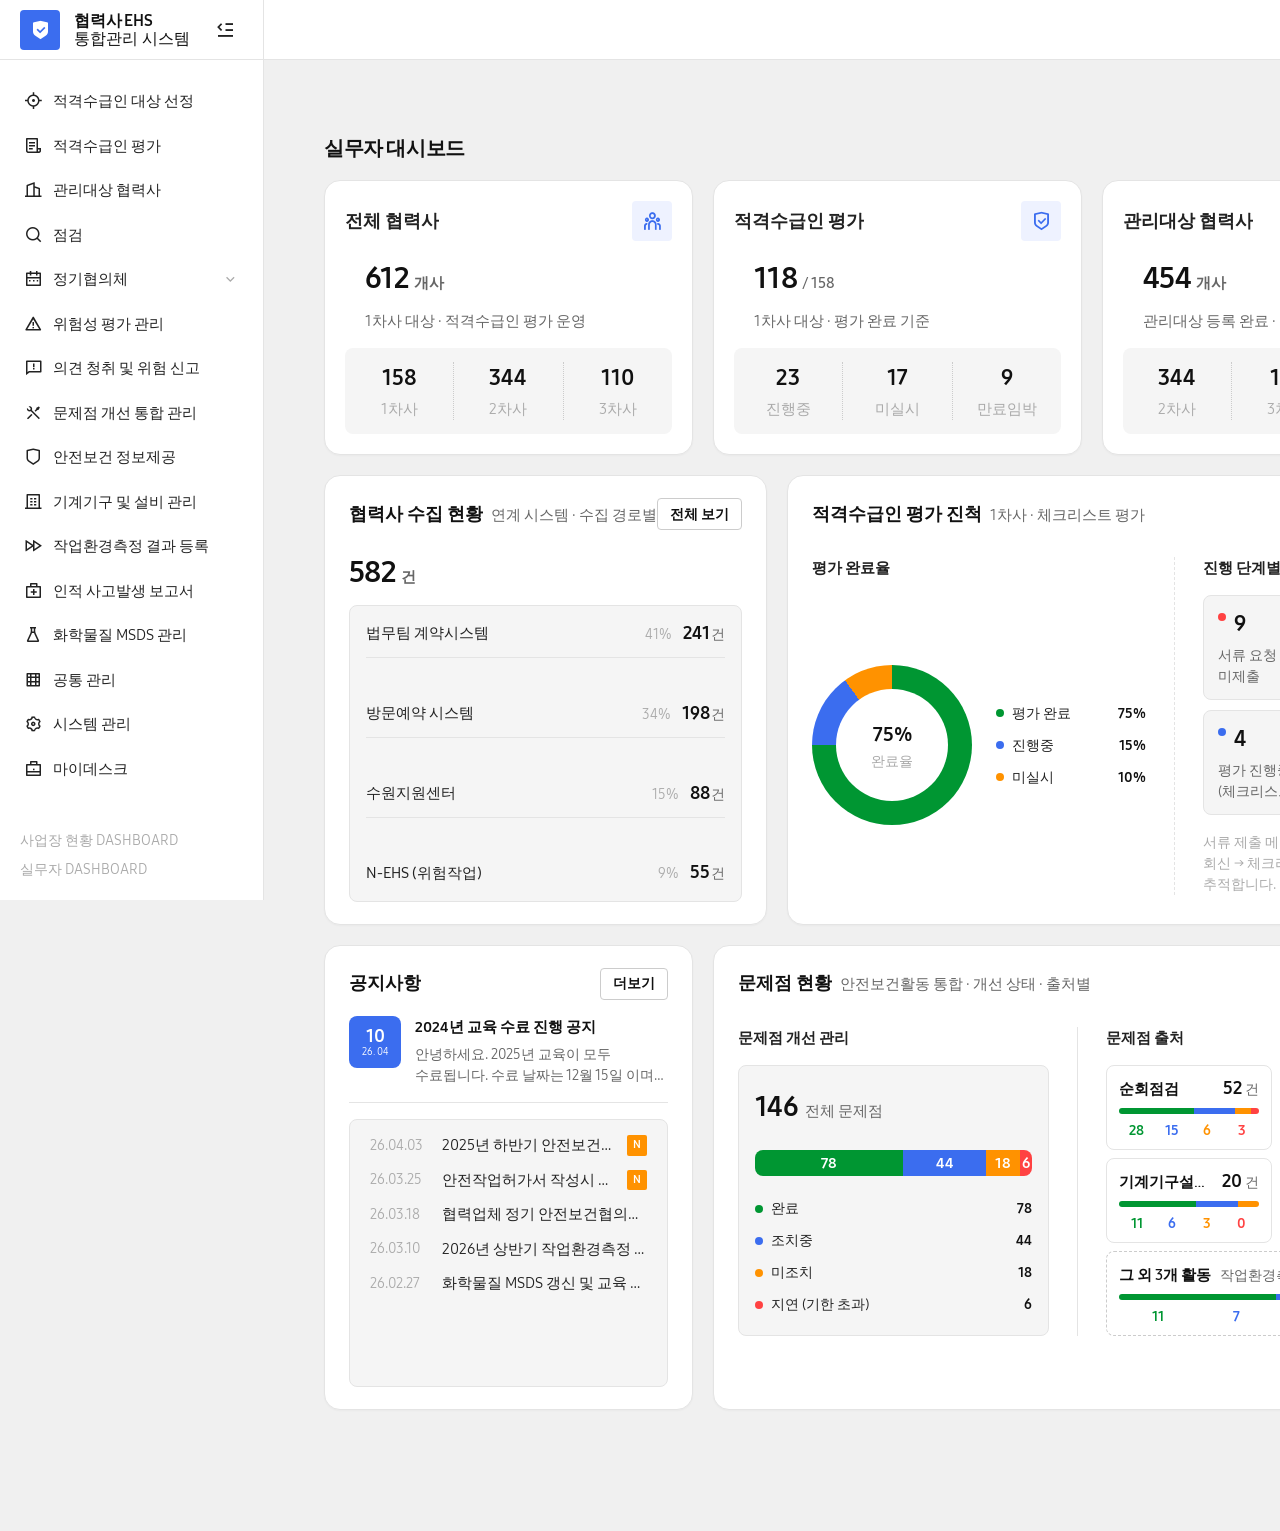
<file: index.html>
<!DOCTYPE html>
<html lang="ko">
<head>
<meta charset="utf-8">
<meta name="viewport" content="width=device-width, initial-scale=1">
<title>삼성전자DX 실무자 대시보드</title>
<link rel="icon" type="image/png" href="images/logo.png?v=8">
<link rel="stylesheet" href="css/variables.css">
<link rel="stylesheet" href="css/tokens.css">
<link rel="stylesheet" href="css/style.css?v=76">
<link href="RemixIcon/remixicon.css" rel="stylesheet">
</head>
<body>
<div class="dash">

  <aside class="dash__sidebar" id="dashSidebar">
    <div class="brand">
      <a href="index.html" class="brand__link">
        <div class="brand__icon"><i class="ri-shield-check-fill"></i></div>
        <div class="brand__text">
          <span class="brand__name">협력사 EHS</span>
          <span class="brand__sub">통합관리 시스템</span>
        </div>
      </a>
      <button type="button" class="brand__toggle" id="sidebarToggle" title="사이드바 접기/펼치기" aria-label="사이드바 접기/펼치기">
        <i class="ri-menu-fold-line"></i>
      </button>
    </div>

    <nav class="nav-list">
      <div class="nav-item">
        <i class="ri-focus-3-line nav-item__icon"></i>
        <span class="nav-item__label">적격수급인 대상 선정</span>
      </div>
      <div class="nav-item">
        <i class="ri-file-list-3-line nav-item__icon"></i>
        <span class="nav-item__label">적격수급인 평가</span>
      </div>
      <div class="nav-item">
        <i class="ri-building-2-line nav-item__icon"></i>
        <span class="nav-item__label">관리대상 협력사</span>
      </div>
      <div class="nav-item">
        <i class="ri-search-line nav-item__icon"></i>
        <span class="nav-item__label">점검</span>
      </div>
      <div class="nav-item nav-item--parent" data-nav-toggle>
        <i class="ri-calendar-2-line nav-item__icon"></i>
        <span class="nav-item__label">정기협의체</span>
        <i class="ri-arrow-down-s-line nav-item__chevron"></i>
      </div>
      <div class="nav-submenu">
        <a href="council-list.html" class="nav-submenu__link">정기협의체</a>
        <a href="council-list-02.html" class="nav-submenu__link">게시판 UI 컴포넌트 모음</a>
      </div>
      <div class="nav-item">
        <i class="ri-alert-line nav-item__icon"></i>
        <span class="nav-item__label">위험성 평가 관리</span>
      </div>
      <div class="nav-item">
        <i class="ri-feedback-line nav-item__icon"></i>
        <span class="nav-item__label">의견 청취 및 위험 신고</span>
      </div>
      <div class="nav-item">
        <i class="ri-tools-line nav-item__icon"></i>
        <span class="nav-item__label">문제점 개선 통합 관리</span>
      </div>
      <div class="nav-item">
        <i class="ri-shield-line nav-item__icon"></i>
        <span class="nav-item__label">안전보건 정보제공</span>
      </div>
      <div class="nav-item">
        <i class="ri-building-4-line nav-item__icon"></i>
        <span class="nav-item__label">기계기구 및 설비 관리</span>
      </div>
      <div class="nav-item">
        <i class="ri-speed-line nav-item__icon"></i>
        <span class="nav-item__label">작업환경측정 결과 등록</span>
      </div>
      <div class="nav-item">
        <i class="ri-first-aid-kit-line nav-item__icon"></i>
        <span class="nav-item__label">인적 사고발생 보고서</span>
      </div>
      <div class="nav-item">
        <i class="ri-flask-line nav-item__icon"></i>
        <span class="nav-item__label">화학물질 MSDS 관리</span>
      </div>
      <div class="nav-item">
        <i class="ri-grid-line nav-item__icon"></i>
        <span class="nav-item__label">공통 관리</span>
      </div>
      <div class="nav-item">
        <i class="ri-settings-3-line nav-item__icon"></i>
        <span class="nav-item__label">시스템 관리</span>
      </div>
      <div class="nav-item">
        <i class="ri-briefcase-line nav-item__icon"></i>
        <span class="nav-item__label">마이데스크</span>
      </div>
    </nav>

    <div class="nav-shortcuts">
      <a href="site-dashboard.html" class="nav-shortcuts__link">사업장 현황 DASHBOARD</a>
      <a href="index.html" class="nav-shortcuts__link">실무자 DASHBOARD</a>    </div>
  </aside>

  <div class="dash__main">

    <header class="topbar">
      <div class="topbar__actions">
        <div class="ui-select ui-select--topbar ui-select--md">
          <button type="button" class="ui-select__trigger">
            <span class="ui-select__value">수원 사업장</span>
            <i class="ri-arrow-down-s-line ui-select__chevron"></i>
          </button>
          <ul class="ui-select__menu">
            <li class="ui-select__option">광주 사업장</li>
            <li class="ui-select__option ui-select__option--selected">수원 사업장</li>
          </ul>
        </div>
        <div class="ui-select ui-select--topbar ui-select--sm">
          <button type="button" class="ui-select__trigger">
            <span class="ui-select__value">한국어</span>
            <i class="ri-arrow-down-s-line ui-select__chevron"></i>
          </button>
          <ul class="ui-select__menu">
            <li class="ui-select__option ui-select__option--selected">한국어</li>
            <li class="ui-select__option">영어</li>
          </ul>
        </div>
        <span class="topbar__user">이성호 <span class="topbar__user-team">[EHS팀]</span></span>
        <button class="icon-btn" title="알림">
          <i class="ri-notification-3-line"></i>
          <span class="icon-btn__dot"></span>
        </button>
        <button class="icon-btn" title="즐겨찾기">
          <i class="ri-star-line"></i>
        </button>
        <button class="icon-btn" title="로그아웃">
          <i class="ri-logout-box-r-line"></i>
        </button>
        <button class="icon-btn" title="메뉴">
          <i class="ri-menu-line"></i>
        </button>
      </div>
    </header>

    <main class="content">

      <div class="page-header">
        <h1 class="page-title">실무자 대시보드</h1>
        <div class="page-meta">
          <span class="page-meta__label">데이터 기준 <span class="page-meta__value">2026-06-22</span></span>
          <button class="toolbar-btn toolbar-btn--primary">
            새로고침
          </button>
        </div>
      </div>

      <div class="stat-grid">

        <div class="stat-card stat-card--indent-body">
          <div class="stat-card__head">
            <span class="stat-card__title">전체 협력사</span>
            <div class="icon-box icon-box--blue"><i class="ri-team-line"></i></div>
          </div>
          <div class="stat-value-row"><span class="stat-value">612</span><span class="stat-unit">개사</span></div>
          <p class="stat-note">1차사 대상 · 적격수급인 평가 운영</p>
          <div class="stat-footer">
            <div class="stat-footer__col"><span class="stat-footer__value">158</span><span class="stat-footer__label">1차사</span></div>
            <div class="stat-footer__col stat-footer__col--split"><span class="stat-footer__value">344</span><span class="stat-footer__label">2차사</span></div>
            <div class="stat-footer__col stat-footer__col--split"><span class="stat-footer__value">110</span><span class="stat-footer__label">3차사</span></div>
          </div>
        </div>

        <div class="stat-card stat-card--indent-body">
          <div class="stat-card__head">
            <span class="stat-card__title">적격수급인 평가</span>
            <div class="icon-box icon-box--blue"><i class="ri-shield-check-line"></i></div>
          </div>
          <div class="stat-value-row"><span class="stat-value">118</span><span class="stat-unit">/ 158</span></div>
          <p class="stat-note">1차사 대상 · 평가 완료 기준</p>
          <div class="stat-footer">
            <div class="stat-footer__col"><span class="stat-footer__value">23</span><span class="stat-footer__label">진행중</span></div>
            <div class="stat-footer__col stat-footer__col--split"><span class="stat-footer__value">17</span><span class="stat-footer__label">미실시</span></div>
            <div class="stat-footer__col stat-footer__col--split"><span class="stat-footer__value">9</span><span class="stat-footer__label">만료임박</span></div>
          </div>
        </div>

        <div class="stat-card stat-card--indent-body">
          <div class="stat-card__head">
            <span class="stat-card__title">관리대상 협력사</span>
            <div class="icon-box icon-box--blue"><i class="ri-file-text-line"></i></div>
          </div>
          <div class="stat-value-row"><span class="stat-value">454</span><span class="stat-unit">개사</span></div>
          <p class="stat-note">관리대상 등록 완료 · 확인 대기 <span class="amount--accent">11건</span></p>
          <div class="stat-footer">
            <div class="stat-footer__col"><span class="stat-footer__value">344</span><span class="stat-footer__label">2차사</span></div>
            <div class="stat-footer__col stat-footer__col--split"><span class="stat-footer__value">110</span><span class="stat-footer__label">3차사</span></div>
            <div class="stat-footer__col stat-footer__col--split"><span class="stat-footer__value">14</span><span class="stat-footer__label">신규(당월)</span></div>
          </div>
        </div>

        <div class="stat-card stat-card--indent-body">
          <div class="stat-card__head">
            <span class="stat-card__title">신규 등록 협력사</span>
            <div class="icon-box icon-box--blue"><i class="ri-user-add-line"></i></div>
          </div>
          <div class="stat-value-row"><span class="stat-value">4</span><span class="stat-unit">개사</span></div>
          <p class="stat-note">전월 대비 <span class="amount--positive">+1개사</span> · 차수 미분류 1건 확인 필요</p>
          <div class="stat-footer">
            <div class="stat-footer__col"><span class="stat-footer__value">1</span><span class="stat-footer__label">1차사</span></div>
            <div class="stat-footer__col stat-footer__col--split"><span class="stat-footer__value">2</span><span class="stat-footer__label">2차사</span></div>
            <div class="stat-footer__col stat-footer__col--split"><span class="stat-footer__value">0</span><span class="stat-footer__label">3차사</span></div>
            <div class="stat-footer__col stat-footer__col--split"><span class="stat-footer__value">1</span><span class="stat-footer__label">미분류</span></div>
          </div>
        </div>
      </div>

      <div class="row-1-3">

        <div class="panel">
          <div class="panel__head">
            <div class="panel__title-group"><span class="panel__title">협력사 수집 현황</span><span class="panel__subtitle">연계 시스템 · 수집 경로별</span></div>
            <a href="#" class="btn-outline btn-outline--sm">전체 보기</a>
          </div>
          <div class="stat-value-row"><span class="stat-value">582</span><span class="stat-unit">건</span></div>
          <div class="source-list">
            <div class="source-card">
              <div class="inline-group"><span class="source-item__name">법무팀 계약시스템</span></div>
              <span class="source-card__stat"><span class="source-card__pct">41%</span> <span class="source-card__value">241<span class="source-card__unit">건</span></span></span>
            </div>
            <div class="source-card">
              <div class="inline-group"><span class="source-item__name">방문예약 시스템</span></div>
              <span class="source-card__stat"><span class="source-card__pct">34%</span> <span class="source-card__value">198<span class="source-card__unit">건</span></span></span>
            </div>
            <div class="source-card">
              <div class="inline-group"><span class="source-item__name">수원지원센터</span></div>
              <span class="source-card__stat"><span class="source-card__pct">15%</span> <span class="source-card__value">88<span class="source-card__unit">건</span></span></span>
            </div>
            <div class="source-card">
              <div class="inline-group"><span class="source-item__name">N-EHS (위험작업)</span></div>
              <span class="source-card__stat"><span class="source-card__pct">9%</span> <span class="source-card__value">55<span class="source-card__unit">건</span></span></span>
            </div>
          </div>
        </div>

        <div class="panel panel--span-2">
          <div class="panel__head">
            <div class="panel__title-group"><span class="panel__title">적격수급인 평가 진척</span><span class="panel__subtitle">1차사 · 체크리스트 평가</span></div>
            <a href="#" class="btn-outline btn-outline--sm">평가 요청하기</a>
          </div>
          <div class="eval-grid">

            <div class="eval-col">
              <span class="eval-col__title">평가 완료율</span>
              <div class="donut-legend-row donut-legend-row--compact">
                <div class="donut-wrap">
                  <div class="donut donut--sm" style="background:conic-gradient(var(--status-positive) 0 75%,var(--primary) 75% 90%,var(--status-caution) 90% 100%)">
                    <div class="donut__hole"><span class="donut__label-main">75%</span><span class="donut__label">완료율</span></div>
                  </div>
                </div>
                <div class="legend-list">
                  <div class="legend-row"><div class="inline-group"><span class="legend-dot legend-dot--positive"></span><span class="legend-label">평가 완료</span></div><span class="legend-value">75%</span></div>
                  <div class="legend-row"><div class="inline-group"><span class="legend-dot legend-dot--primary"></span><span class="legend-label">진행중</span></div><span class="legend-value">15%</span></div>
                  <div class="legend-row"><div class="inline-group"><span class="legend-dot legend-dot--caution"></span><span class="legend-label">미실시</span></div><span class="legend-value">10%</span></div>
                </div>
              </div>
            </div>

            <div class="eval-col eval-col--tight">
              <span class="eval-col__title">진행 단계별 현황</span>
              <div class="stage-card-grid">
                <div class="stage-card"><div class="inline-group"><span class="legend-dot legend-dot--negative"></span><span class="stage-card__value">9</span></div><span class="stage-card__label">서류 요청 · 미제출</span></div>
                <div class="stage-card"><div class="inline-group"><span class="legend-dot legend-dot--caution"></span><span class="stage-card__value">8</span></div><span class="stage-card__label">서류 제출 · 평가 대기</span></div>
                <div class="stage-card"><div class="inline-group"><span class="legend-dot legend-dot--primary"></span><span class="stage-card__value">4</span></div><span class="stage-card__label">평가 진행중 (체크리스트)</span></div>
                <div class="stage-card"><div class="inline-group"><span class="legend-dot legend-dot--caution"></span><span class="stage-card__value">2</span></div><span class="stage-card__label">보완 요청 · 재제출 대기</span></div>
              </div>
              <p class="stage__note">서류 제출 메일 발송(자동/수동) 이후 협력사 회신 → 체크리스트 평가 → 보완 단계로 추적합니다.</p>
            </div>
          </div>
        </div>

        <div class="panel panel--compact">
          <div class="panel__title-group"><span class="panel__title">EHS 활동 현황</span><span class="panel__subtitle">이번 달 실시 건수</span></div>
          <div class="ehs-list">
            <div class="ehs-row"><span class="ehs-row__label">순회점검</span><span class="ehs-row__value">31<span class="ehs-row__unit">건</span></span></div>
            <div class="ehs-row"><span class="ehs-row__label">합동점검</span><span class="ehs-row__value">9<span class="ehs-row__unit">건</span></span></div>
            <div class="ehs-row"><span class="ehs-row__label">기계기구설비점검</span><span class="ehs-row__value">53<span class="ehs-row__unit">건</span></span></div>
            <div class="ehs-row"><span class="ehs-row__label">정기 위험성평가</span><span class="ehs-row__value">34<span class="ehs-row__unit">건</span></span></div>
            <div class="ehs-row"><span class="ehs-row__label">작업환경측정</span><span class="ehs-row__value">24<span class="ehs-row__unit">건</span></span></div>
          </div>
          <div class="panel__footer panel__footer--plain">
            <div class="activity-row__labels"><span class="activity-row__title">정기협의체</span><span class="stat-footer__label">당월 실시 여부</span></div>
            <span class="badge--positive-pill">이번 달 실시 완료</span>
          </div>
        </div>
      </div>

      <div class="panel-grid panel-grid--bottom">

        <div class="panel panel--compact panel--fluid">
          <div class="panel__head">
            <div class="panel__title-group"><span class="panel__title">공지사항</span></div>
            <a href="#" class="btn-outline btn-outline--sm">더보기</a>
          </div>
          <div class="notice-featured">
            <div class="notice-date-badge"><span class="notice-date-badge__day">10</span><span class="notice-date-badge__month">26. 04</span></div>
            <div class="notice-featured__body">
              <span class="notice-featured__title">2024년 교육 수료 진행 공지</span>
              <p class="notice-featured__desc">안녕하세요. 2025년 교육이 모두 수료됩니다. 수료 날짜는 12월 15일 이며 이후 모든 일정이 삭제되니 이점 양해 부탁드립니다.</p>
            </div>
          </div>
          <div class="notice-list">
            <div class="notice-row"><span class="notice-row__date">26.04.03</span><span class="notice-row__title">2025년 하반기 안전보건활동현황 안내문</span><span class="tag-new">N</span></div>
            <div class="notice-row"><span class="notice-row__date">26.03.25</span><span class="notice-row__title">안전작업허가서 작성시 유의사항 및 안내사항</span><span class="tag-new">N</span></div>
            <div class="notice-row"><span class="notice-row__date">26.03.18</span><span class="notice-row__title">협력업체 정기 안전보건협의체 개최 일정 안내</span></div>
            <div class="notice-row"><span class="notice-row__date">26.03.10</span><span class="notice-row__title">2026년 상반기 작업환경측정 실시 계획 안내</span></div>
            <div class="notice-row"><span class="notice-row__date">26.02.27</span><span class="notice-row__title">화학물질 MSDS 갱신 및 교육 자료 등록 요청</span></div>
          </div>
        </div>

        <div class="panel panel--span-2">
          <div class="panel__head">
            <div class="panel__title-group"><span class="panel__title">문제점 현황</span><span class="panel__subtitle">안전보건활동 통합 · 개선 상태 · 출처별</span></div>
            <a href="#" class="btn-outline btn-outline--sm">전체 보기</a>
          </div>
          <div class="eval-grid eval-grid--issue">

            <div class="eval-col">
              <span class="eval-col__title">문제점 개선 관리</span>
              <div class="issue-breakdown">
                <div class="issue-count-group"><span class="issue-count">146</span><span class="issue-count__label">전체 문제점</span></div>
                <div class="segment-bar">
                  <div class="segment-bar__seg segment-bar__seg--positive" style="width:53.4%">78</div>
                  <div class="segment-bar__seg segment-bar__seg--primary" style="width:30.1%">44</div>
                  <div class="segment-bar__seg segment-bar__seg--caution" style="width:12.3%">18</div>
                  <div class="segment-bar__seg segment-bar__seg--negative" style="width:4.2%">6</div>
                </div>
                <div class="legend-list">
                  <div class="legend-row"><div class="inline-group"><span class="legend-dot legend-dot--positive"></span><span class="legend-label">완료</span></div><span class="legend-value">78</span></div>
                  <div class="legend-row"><div class="inline-group"><span class="legend-dot legend-dot--primary"></span><span class="legend-label">조치중</span></div><span class="legend-value">44</span></div>
                  <div class="legend-row"><div class="inline-group"><span class="legend-dot legend-dot--caution"></span><span class="legend-label">미조치</span></div><span class="legend-value">18</span></div>
                  <div class="legend-row"><div class="inline-group"><span class="legend-dot legend-dot--negative"></span><span class="legend-label">지연 (기한 초과)</span></div><span class="legend-value">6</span></div>
                </div>
              </div>
            </div>

            <div class="eval-col">
              <span class="eval-col__title">문제점 출처</span>
              <div class="src-grid">
                <div class="src-tile">
                  <div class="src-tile__head"><span class="src-tile__label">순회점검</span><span class="src-tile__value">52<span class="src-tile__unit">건</span></span></div>
                  <div class="segment-bar segment-bar--thin">
                    <div class="segment-bar__seg segment-bar__seg--positive" style="width:53.8%"></div>
                    <div class="segment-bar__seg segment-bar__seg--primary" style="width:28.8%"></div>
                    <div class="segment-bar__seg segment-bar__seg--caution" style="width:11.5%"></div>
                    <div class="segment-bar__seg segment-bar__seg--negative" style="width:5.8%"></div>
                  </div>
                  <div class="src-tile__nums"><span class="src-num--positive">28</span><span class="src-num--primary">15</span><span class="src-num--caution">6</span><span class="src-num--negative">3</span></div>
                </div>
                <div class="src-tile">
                  <div class="src-tile__head"><span class="src-tile__label">합동점검</span><span class="src-tile__value">36<span class="src-tile__unit">건</span></span></div>
                  <div class="segment-bar segment-bar--thin">
                    <div class="segment-bar__seg segment-bar__seg--positive" style="width:52.8%"></div>
                    <div class="segment-bar__seg segment-bar__seg--primary" style="width:30.6%"></div>
                    <div class="segment-bar__seg segment-bar__seg--caution" style="width:11.1%"></div>
                    <div class="segment-bar__seg segment-bar__seg--negative" style="width:5.6%"></div>
                  </div>
                  <div class="src-tile__nums"><span class="src-num--positive">19</span><span class="src-num--primary">11</span><span class="src-num--caution">4</span><span class="src-num--negative">2</span></div>
                </div>
                <div class="src-tile">
                  <div class="src-tile__head"><span class="src-tile__label">기계기구설비 점검</span><span class="src-tile__value">20<span class="src-tile__unit">건</span></span></div>
                  <div class="segment-bar segment-bar--thin">
                    <div class="segment-bar__seg segment-bar__seg--positive" style="width:55%"></div>
                    <div class="segment-bar__seg segment-bar__seg--primary" style="width:30%"></div>
                    <div class="segment-bar__seg segment-bar__seg--caution" style="width:15%"></div>
                  </div>
                  <div class="src-tile__nums"><span class="src-num--positive">11</span><span class="src-num--primary">6</span><span class="src-num--caution">3</span><span class="src-num--negative">0</span></div>
                </div>
                <div class="src-tile">
                  <div class="src-tile__head"><span class="src-tile__label">안전 소통채널</span><span class="src-tile__value">16<span class="src-tile__unit">건</span></span></div>
                  <div class="segment-bar segment-bar--thin">
                    <div class="segment-bar__seg segment-bar__seg--positive" style="width:56.3%"></div>
                    <div class="segment-bar__seg segment-bar__seg--primary" style="width:31.3%"></div>
                    <div class="segment-bar__seg segment-bar__seg--caution" style="width:6.2%"></div>
                    <div class="segment-bar__seg segment-bar__seg--negative" style="width:6.2%"></div>
                  </div>
                  <div class="src-tile__nums"><span class="src-num--positive">9</span><span class="src-num--primary">5</span><span class="src-num--caution">1</span><span class="src-num--negative">1</span></div>
                </div>
                <div class="src-tile src-tile--etc">
                  <div class="src-tile__head"><span class="src-tile__label">그 외 3개 활동 <span class="src-tile__sub">작업환경측정 9 · 합동점검(협력사) 7 · 화학물질 6</span></span><span class="src-tile__value">22<span class="src-tile__unit">건</span></span></div>
                  <div class="segment-bar segment-bar--thin">
                    <div class="segment-bar__seg segment-bar__seg--positive" style="width:50%"></div>
                    <div class="segment-bar__seg segment-bar__seg--primary" style="width:31.8%"></div>
                    <div class="segment-bar__seg segment-bar__seg--caution" style="width:18.2%"></div>
                  </div>
                  <div class="src-tile__nums"><span class="src-num--positive">11</span><span class="src-num--primary">7</span><span class="src-num--caution">4</span><span class="src-num--negative">0</span></div>
                </div>
              </div>
            </div>
          </div>
        </div>

        <div class="panel panel--compact">
          <div class="detail-summary-row">
            <div class="panel__title-group"><span class="panel__title">조치 필요 항목 · 상세</span><span class="panel__subtitle">유형별 · 마감 임박순</span></div>
          </div>
          <div class="detail-counts detail-counts--split">
            <div class="stat-value-row"><span class="stat-value">24</span><span class="stat-unit">건</span></div>
            <div class="detail-counts__group">
              <span>만료임박 <b class="legend-label">9건</b></span>
              <span>미식별 <b class="legend-label">11건</b></span>
              <span>미조치 <b class="legend-label">4건</b></span>
            </div>
          </div>
          <div class="detail-grid">
            <div class="detail-item">
              <div class="detail-item__head-row">
                <div class="detail-item__value-row"><span class="legend-dot legend-dot--caution"></span><span class="detail-item__value">9</span><span class="detail-item__unit">개사</span></div>
              </div>
              <div class="col col--tight"><span class="detail-item__title">적격수급인 평가 만료 임박</span><span class="alert-row__sub">30일 내 재평가 필요 · 1차사</span></div>
            </div>
            <div class="detail-item">
              <div class="detail-item__head-row">
                <div class="detail-item__value-row"><span class="legend-dot legend-dot--caution"></span><span class="detail-item__value">11</span><span class="detail-item__unit">건</span></div>
              </div>
              <div class="col col--tight"><span class="detail-item__title">운영부서 확인 대기</span><span class="alert-row__sub">데이터 · 담당자 미지정</span></div>
            </div>
            <div class="detail-item">
              <div class="detail-item__head-row">
                <div class="detail-item__value-row"><span class="legend-dot legend-dot--negative"></span><span class="detail-item__value">4</span><span class="detail-item__unit">건</span></div>
              </div>
              <div class="col col--tight"><span class="detail-item__title">미조치 문제점 (기한 임박)</span><span class="alert-row__sub">개선 종료일 3일 이내</span></div>
            </div>
            <div class="detail-item">
              <div class="detail-item__head-row">
                <div class="detail-item__value-row"><span class="legend-dot legend-dot--negative"></span><span class="detail-item__value">7</span><span class="detail-item__unit">건</span></div>
              </div>
              <div class="col col--tight"><span class="detail-item__title">미등록 순회점검</span><span class="alert-row__sub">이번 달 점검 결과 미입력</span></div>
            </div>
          </div>
        </div>
      </div>

      <footer class="page-footer">
        <div class="page-footer__content">
          <span>ⓒ Samsung</span>
          <a href="#">개인정보처리방침</a>
          <span class="page-footer__divider">|</span>
          <a href="#">이용약관</a>
        </div>
      </footer>
    </main>
  </div>
</div>
<script>
  document.querySelectorAll('[data-nav-toggle]').forEach(function (btn) {
    btn.addEventListener('click', function () {
      btn.classList.toggle('is-open');
    });
  });

  (function () {
    var sidebar = document.getElementById('dashSidebar');
    var toggle = document.getElementById('sidebarToggle');
    var icon = toggle.querySelector('i');
    toggle.addEventListener('click', function () {
      var collapsed = sidebar.classList.toggle('is-collapsed');
      icon.className = collapsed ? 'ri-menu-unfold-line' : 'ri-menu-fold-line';
    });
  })();

  document.querySelectorAll('.ui-select').forEach(function (sel) {
    var trigger = sel.querySelector('.ui-select__trigger');
    var valueEl = sel.querySelector('.ui-select__value');
    var options = sel.querySelectorAll('.ui-select__option');

    trigger.addEventListener('click', function (e) {
      e.stopPropagation();
      var willOpen = !sel.classList.contains('is-open');
      document.querySelectorAll('.ui-select.is-open').forEach(function (s) { s.classList.remove('is-open'); });
      if (willOpen) sel.classList.add('is-open');
    });

    options.forEach(function (opt) {
      opt.addEventListener('click', function () {
        options.forEach(function (o) { o.classList.remove('ui-select__option--selected'); });
        opt.classList.add('ui-select__option--selected');
        valueEl.textContent = opt.textContent;
        sel.classList.remove('is-open');
      });
    });
  });

  document.addEventListener('click', function () {
    document.querySelectorAll('.ui-select.is-open').forEach(function (s) { s.classList.remove('is-open'); });
  });
</script>
</body>
</html>
</file>
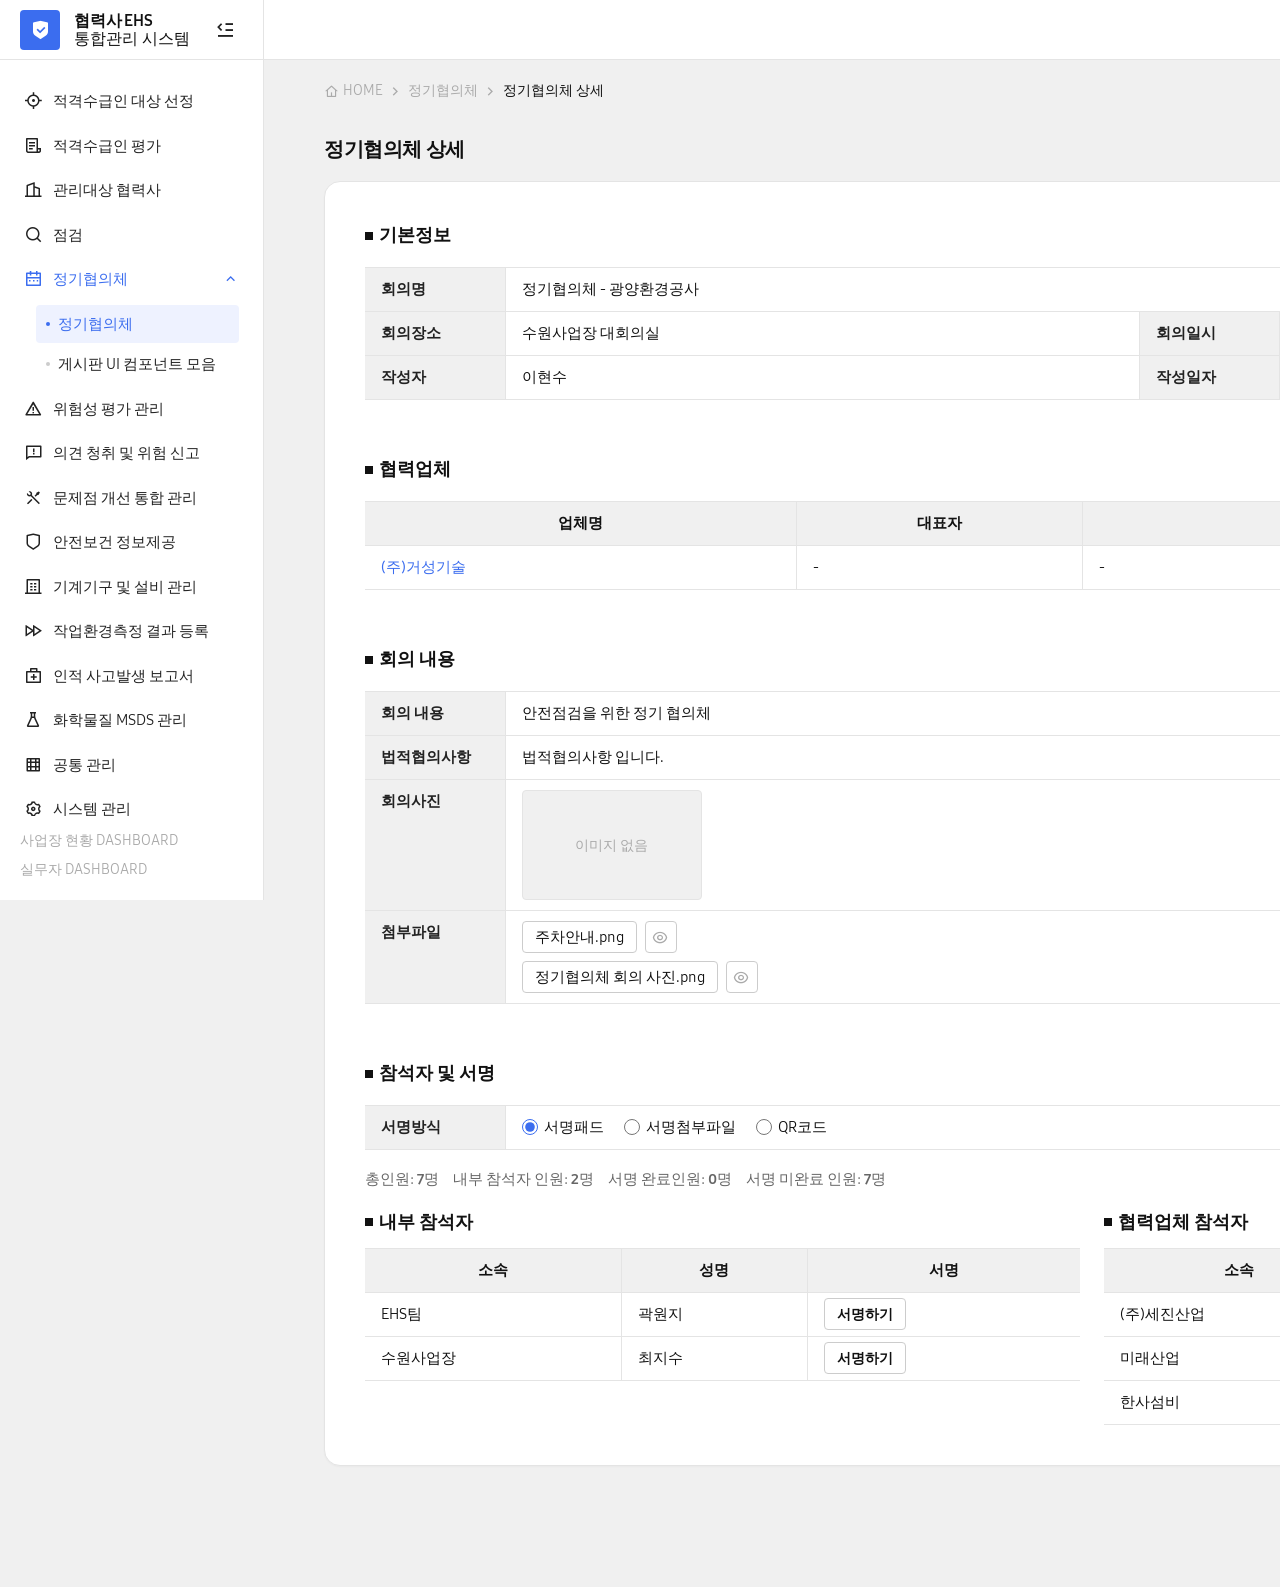
<file: council-detail.html>
<!DOCTYPE html>
<html lang="ko">
<head>
<meta charset="utf-8">
<meta name="viewport" content="width=device-width, initial-scale=1">
<title>정기협의체 상세</title>
<link rel="icon" type="image/png" href="images/logo.png?v=8">
<link rel="stylesheet" href="css/variables.css">
<link rel="stylesheet" href="css/tokens.css">
<link rel="stylesheet" href="css/style.css?v=76">
<link href="RemixIcon/remixicon.css" rel="stylesheet">
</head>
<body>
<div class="dash">

  <aside class="dash__sidebar" id="dashSidebar">
    <div class="brand">
      <a href="index.html" class="brand__link">
        <div class="brand__icon"><i class="ri-shield-check-fill"></i></div>
        <div class="brand__text">
          <span class="brand__name">협력사 EHS</span>
          <span class="brand__sub">통합관리 시스템</span>
        </div>
      </a>
      <button type="button" class="brand__toggle" id="sidebarToggle" title="사이드바 접기/펼치기" aria-label="사이드바 접기/펼치기">
        <i class="ri-menu-fold-line"></i>
      </button>
    </div>

    <nav class="nav-list">
      <div class="nav-item">
        <i class="ri-focus-3-line nav-item__icon"></i>
        <span class="nav-item__label">적격수급인 대상 선정</span>
      </div>
      <div class="nav-item">
        <i class="ri-file-list-3-line nav-item__icon"></i>
        <span class="nav-item__label">적격수급인 평가</span>
      </div>
      <div class="nav-item">
        <i class="ri-building-2-line nav-item__icon"></i>
        <span class="nav-item__label">관리대상 협력사</span>
      </div>
      <div class="nav-item">
        <i class="ri-search-line nav-item__icon"></i>
        <span class="nav-item__label">점검</span>
      </div>
      <div class="nav-item nav-item--parent is-open" data-nav-toggle>
        <i class="ri-calendar-2-line nav-item__icon"></i>
        <span class="nav-item__label">정기협의체</span>
        <i class="ri-arrow-down-s-line nav-item__chevron"></i>
      </div>
      <div class="nav-submenu">
        <a href="council-list.html" class="nav-submenu__link nav-submenu__link--active">정기협의체</a>
        <a href="council-list-02.html" class="nav-submenu__link">게시판 UI 컴포넌트 모음</a>
      </div>
      <div class="nav-item">
        <i class="ri-alert-line nav-item__icon"></i>
        <span class="nav-item__label">위험성 평가 관리</span>
      </div>
      <div class="nav-item">
        <i class="ri-feedback-line nav-item__icon"></i>
        <span class="nav-item__label">의견 청취 및 위험 신고</span>
      </div>
      <div class="nav-item">
        <i class="ri-tools-line nav-item__icon"></i>
        <span class="nav-item__label">문제점 개선 통합 관리</span>
      </div>
      <div class="nav-item">
        <i class="ri-shield-line nav-item__icon"></i>
        <span class="nav-item__label">안전보건 정보제공</span>
      </div>
      <div class="nav-item">
        <i class="ri-building-4-line nav-item__icon"></i>
        <span class="nav-item__label">기계기구 및 설비 관리</span>
      </div>
      <div class="nav-item">
        <i class="ri-speed-line nav-item__icon"></i>
        <span class="nav-item__label">작업환경측정 결과 등록</span>
      </div>
      <div class="nav-item">
        <i class="ri-first-aid-kit-line nav-item__icon"></i>
        <span class="nav-item__label">인적 사고발생 보고서</span>
      </div>
      <div class="nav-item">
        <i class="ri-flask-line nav-item__icon"></i>
        <span class="nav-item__label">화학물질 MSDS 관리</span>
      </div>
      <div class="nav-item">
        <i class="ri-grid-line nav-item__icon"></i>
        <span class="nav-item__label">공통 관리</span>
      </div>
      <div class="nav-item">
        <i class="ri-settings-3-line nav-item__icon"></i>
        <span class="nav-item__label">시스템 관리</span>
      </div>
      <div class="nav-item">
        <i class="ri-briefcase-line nav-item__icon"></i>
        <span class="nav-item__label">마이데스크</span>
      </div>
    </nav>

    <div class="nav-shortcuts">
      <a href="site-dashboard.html" class="nav-shortcuts__link">사업장 현황 DASHBOARD</a>
      <a href="index.html" class="nav-shortcuts__link">실무자 DASHBOARD</a>    </div>
  </aside>

  <div class="dash__main">

    <header class="topbar">
      <div class="topbar__actions">
        <div class="ui-select ui-select--topbar ui-select--md">
          <button type="button" class="ui-select__trigger">
            <span class="ui-select__value">수원 사업장</span>
            <i class="ri-arrow-down-s-line ui-select__chevron"></i>
          </button>
          <ul class="ui-select__menu">
            <li class="ui-select__option">광주 사업장</li>
            <li class="ui-select__option ui-select__option--selected">수원 사업장</li>
          </ul>
        </div>
        <div class="ui-select ui-select--topbar ui-select--sm">
          <button type="button" class="ui-select__trigger">
            <span class="ui-select__value">한국어</span>
            <i class="ri-arrow-down-s-line ui-select__chevron"></i>
          </button>
          <ul class="ui-select__menu">
            <li class="ui-select__option ui-select__option--selected">한국어</li>
            <li class="ui-select__option">영어</li>
          </ul>
        </div>
        <span class="topbar__user">이성호 <span class="topbar__user-team">[EHS팀]</span></span>
        <button class="icon-btn" title="알림">
          <i class="ri-notification-3-line"></i>
          <span class="icon-btn__dot"></span>
        </button>
        <button class="icon-btn" title="즐겨찾기">
          <i class="ri-star-line"></i>
        </button>
        <button class="icon-btn" title="로그아웃">
          <i class="ri-logout-box-r-line"></i>
        </button>
        <button class="icon-btn" title="메뉴">
          <i class="ri-menu-line"></i>
        </button>
      </div>
    </header>

    <main class="content">

      <nav class="breadcrumb breadcrumb--top" aria-label="breadcrumb">
        <a href="index.html" class="breadcrumb__link"><i class="ri-home-4-line"></i>HOME</a>
        <i class="ri-arrow-right-s-line breadcrumb__sep"></i>
        <a href="council-list.html" class="breadcrumb__link">정기협의체</a>
        <i class="ri-arrow-right-s-line breadcrumb__sep"></i>
        <span class="breadcrumb__current">정기협의체 상세</span>
      </nav>

      <div class="page-header">
        <h1 class="page-title">정기협의체 상세</h1>
        <div class="page-header__actions">
          <a href="council-list.html" class="btn-outline">목록</a>
          <button class="btn-outline">삭제</button>
          <a href="council-form.html" class="btn-outline">수정</a>
          <button class="btn-outline btn-outline--primary">보고서 출력</button>
          <button class="btn-primary" data-open-approval>결재상신</button>
        </div>
      </div>

      <div class="panel panel--sheet">

        <div class="detail-section">
          <div class="section-heading"><span class="section-heading__mark"></span>기본정보</div>
          <table class="info-table">
            <tbody>
              <tr>
                <th class="info-table__label" scope="row">회의명</th>
                <td class="info-table__value" colspan="3">정기협의체 - 광양환경공사</td>
              </tr>
              <tr>
                <th class="info-table__label" scope="row">회의장소</th>
                <td class="info-table__value">수원사업장 대회의실</td>
                <th class="info-table__label" scope="row">회의일시</th>
                <td class="info-table__value">2026-07-02 13:31</td>
              </tr>
              <tr>
                <th class="info-table__label" scope="row">작성자</th>
                <td class="info-table__value">이현수</td>
                <th class="info-table__label" scope="row">작성일자</th>
                <td class="info-table__value">2026-07-02</td>
              </tr>
            </tbody>
          </table>
        </div>

        <div class="detail-section">
          <div class="section-heading"><span class="section-heading__mark"></span>협력업체</div>
          <table class="plain-table">
            <thead>
              <tr>
                <th>업체명</th>
                <th>대표자</th>
                <th>사업자등록번호</th>
                <th>주소</th>
              </tr>
            </thead>
            <tbody>
              <tr>
                <td><a href="#" class="data-table__link">(주)거성기술</a></td>
                <td>-</td>
                <td>-</td>
                <td>-</td>
              </tr>
            </tbody>
          </table>
        </div>

        <div class="detail-section">
          <div class="section-heading"><span class="section-heading__mark"></span>회의 내용</div>
          <table class="info-table">
            <tbody>
              <tr>
                <th class="info-table__label" scope="row">회의 내용</th>
                <td class="info-table__value">안전점검을 위한 정기 협의체</td>
              </tr>
              <tr>
                <th class="info-table__label" scope="row">법적협의사항</th>
                <td class="info-table__value">법적협의사항 입니다.</td>
              </tr>
              <tr>
                <th class="info-table__label" scope="row">회의사진</th>
                <td class="info-table__value">
                  <div class="photo-thumb">이미지 없음</div>
                </td>
              </tr>
              <tr>
                <th class="info-table__label" scope="row">첨부파일</th>
                <td class="info-table__value">
                  <div class="file-list">
                    <div class="attach-icons">
                      <span class="file-chip">주차안내.png</span>
                      <i class="ri-eye-line"></i>
                    </div>
                    <div class="attach-icons">
                      <span class="file-chip">정기협의체 회의 사진.png</span>
                      <i class="ri-eye-line"></i>
                    </div>
                  </div>
                </td>
              </tr>
            </tbody>
          </table>
        </div>

        <div class="detail-section">
          <div class="section-heading"><span class="section-heading__mark"></span>참석자 및 서명</div>

          <table class="info-table">
            <tbody>
              <tr>
                <th class="info-table__label" scope="row">서명방식</th>
                <td class="info-table__value">
                  <div class="radio-group">
                    <label class="radio-option"><input type="radio" name="sign-method" checked>서명패드</label>
                    <label class="radio-option"><input type="radio" name="sign-method">서명첨부파일</label>
                    <label class="radio-option"><input type="radio" name="sign-method">QR코드</label>
                  </div>
                </td>
              </tr>
            </tbody>
          </table>

          <div class="detail-counts">
            <span>총인원: <b>7</b>명</span>
            <span>내부 참석자 인원: <b>2</b>명</span>
            <span>서명 완료인원: <b>0</b>명</span>
            <span>서명 미완료 인원: <b>7</b>명</span>
          </div>

          <div class="attendee-grid">
            <div class="attendee-col">
              <div class="section-heading"><span class="section-heading__mark"></span>내부 참석자</div>
              <table class="plain-table">
                <thead>
                  <tr>
                    <th>소속</th>
                    <th>성명</th>
                    <th>서명</th>
                  </tr>
                </thead>
                <tbody>
                  <tr>
                    <td>EHS팀</td>
                    <td>곽원지</td>
                    <td><button class="btn-outline btn-outline--sm">서명하기</button></td>
                  </tr>
                  <tr>
                    <td>수원사업장</td>
                    <td>최지수</td>
                    <td><button class="btn-outline btn-outline--sm">서명하기</button></td>
                  </tr>
                </tbody>
              </table>
            </div>

            <div class="attendee-col">
              <div class="section-heading"><span class="section-heading__mark"></span>협력업체 참석자</div>
              <table class="plain-table">
                <thead>
                  <tr>
                    <th>소속</th>
                    <th>성명</th>
                    <th>서명</th>
                  </tr>
                </thead>
                <tbody>
                  <tr>
                    <td>(주)세진산업</td>
                    <td>박민식</td>
                    <td><button class="btn-outline btn-outline--sm">서명하기</button></td>
                  </tr>
                  <tr>
                    <td>미래산업</td>
                    <td>박민성</td>
                    <td><button class="btn-outline btn-outline--sm">서명하기</button></td>
                  </tr>
                  <tr>
                    <td>한사섬비</td>
                    <td>이대은</td>
                    <td><button class="btn-outline btn-outline--sm">서명하기</button></td>
                  </tr>
                </tbody>
              </table>
            </div>
          </div>
        </div>

      </div>

      <footer class="page-footer">
        <div class="page-footer__content">
          <span>ⓒ Samsung</span>
          <a href="#">개인정보처리방침</a>
          <span class="page-footer__divider">|</span>
          <a href="#">이용약관</a>
        </div>
      </footer>
    </main>
  </div>
</div>

<div class="modal-overlay" id="approvalModal">
  <div class="modal">
    <div class="modal__header">
      <span class="modal__title">결재정보</span>
      <button type="button" class="modal__close no-print" aria-label="닫기" data-modal-close><i class="ri-close-line"></i></button>
    </div>
    <div class="modal__body">

      <div class="modal__toolbar">
        <table class="plain-table approval-line">
          <tbody>
            <tr>
              <th rowspan="2">결<br>재</th>
              <th>기안</th>
              <th>결재</th>
            </tr>
            <tr>
              <td>최지수<br><b>(완료)</b></td>
              <td>곽원지<br><b>(상신)</b></td>
            </tr>
          </tbody>
        </table>
        <div class="btn-row no-print">
          <button class="btn-outline">결재선</button>
          <button class="btn-primary">상신</button>
        </div>
      </div>

      <div class="form-field">
        <label class="form-field__label"><span class="form-field__required">*</span>문서제목</label>
        <div class="input-clear-wrap">
          <input type="text" class="filter-input" value="공정 간섭 및 고위험 작업 조정을 위한 정기협의체 회의">
          <button type="button" class="input-clear-btn no-print" aria-label="지우기"><i class="ri-close-line"></i></button>
        </div>
      </div>

      <div class="form-field">
        <label class="form-field__label">상신 의견</label>
        <textarea class="form-textarea" placeholder="상신 의견을 입력하세요"></textarea>
      </div>

      <div class="detail-section">
        <div class="section-heading"><span class="section-heading__mark"></span>기본정보</div>
        <table class="info-table">
          <tbody>
            <tr>
              <th class="info-table__label" scope="row">회의명</th>
              <td class="info-table__value" colspan="3">공정 간섭 및 고위험 작업 조정을 위한 정기협의체 회의</td>
            </tr>
            <tr>
              <th class="info-table__label" scope="row">회의 장소</th>
              <td class="info-table__value">현장 안전교육장</td>
              <th class="info-table__label" scope="row">회의 일시</th>
              <td class="info-table__value">2026-06-22 10:15</td>
            </tr>
            <tr>
              <th class="info-table__label" scope="row">작성자</th>
              <td class="info-table__value">-</td>
              <th class="info-table__label" scope="row">등록일</th>
              <td class="info-table__value">2026-06-22</td>
            </tr>
          </tbody>
        </table>
      </div>

      <div class="detail-section">
        <div class="section-heading"><span class="section-heading__mark"></span>협력업체</div>
        <table class="plain-table">
          <thead>
            <tr>
              <th>업체명</th>
              <th>대표자</th>
              <th>사업자등록번호</th>
              <th>주소</th>
            </tr>
          </thead>
          <tbody>
            <tr>
              <td>(주)되고시스템</td>
              <td>장준우</td>
              <td>308-81-29273</td>
              <td>대전 유성구 은구비남로33번길 29 3층 (지족동)</td>
            </tr>
            <tr>
              <td>오늘의약국</td>
              <td>박우림</td>
              <td>315-21-11141</td>
              <td>서울 강남구 강남대로 396 (역삼동, 강남역) 지하1층 E-52-1호</td>
            </tr>
          </tbody>
        </table>
      </div>

      <div class="detail-section">
        <div class="section-heading"><span class="section-heading__mark"></span>회의 내용</div>
        <table class="info-table">
          <tbody>
            <tr>
              <th class="info-table__label" scope="row">회의 내용</th>
              <td class="info-table__value">A동 타워크레인 양중 작업과 B동 외벽 마감 작업의 일정 간섭 구간 조정. 밀폐공간 질식 재해 예방을 위한 가스 측정 및 환기 설비 지원 방안 논의.</td>
            </tr>
            <tr>
              <th class="info-table__label" scope="row">법정 사항</th>
              <td class="info-table__value">산업안전보건법 제64조 제1항 제2호에 따른 '작업의 시기·내용 및 안전보건조치 등의 조정'에 관한 사항 심의 및 의결</td>
            </tr>
            <tr>
              <th class="info-table__label" scope="row">회의 사진</th>
              <td class="info-table__value">-</td>
            </tr>
            <tr>
              <th class="info-table__label" scope="row">첨부파일</th>
              <td class="info-table__value">-</td>
            </tr>
          </tbody>
        </table>
      </div>

      <div class="detail-section">
        <div class="section-heading"><span class="section-heading__mark"></span>참석자</div>

        <div class="attendee-col">
          <div class="section-heading">내부 참석자</div>
          <table class="plain-table">
            <thead>
              <tr>
                <th>이름</th>
                <th>부서</th>
                <th>직책</th>
                <th>서명</th>
              </tr>
            </thead>
            <tbody>
              <tr>
                <td>이진우</td>
                <td>EHS팀</td>
                <td>-</td>
                <td>-</td>
              </tr>
            </tbody>
          </table>
        </div>

        <div class="attendee-col">
          <div class="section-heading">외부 참석자 (협력업체)</div>
          <table class="plain-table">
            <thead>
              <tr>
                <th>이름</th>
                <th>소속</th>
                <th>직책</th>
                <th>서명</th>
              </tr>
            </thead>
            <tbody>
              <tr>
                <td>이서현</td>
                <td>(주)되고시스템</td>
                <td>-</td>
                <td>-</td>
              </tr>
            </tbody>
          </table>
        </div>
      </div>

      <div class="detail-section no-print">
        <div class="section-heading"><span class="section-heading__mark"></span>결재 첨부파일 업로드</div>
        <div class="btn-row" style="align-items: center;">
          <button class="btn-outline btn-outline--sm">파일 업로드</button>
          <i class="ri-information-line" style="color: var(--text-tertiary); font-size: 16px;"></i>
        </div>
      </div>

    </div>
  </div>
</div>

<script>
  document.querySelectorAll('[data-nav-toggle]').forEach(function (btn) {
    btn.addEventListener('click', function () {
      btn.classList.toggle('is-open');
    });
  });

  (function () {
    var sidebar = document.getElementById('dashSidebar');
    var toggle = document.getElementById('sidebarToggle');
    var icon = toggle.querySelector('i');
    toggle.addEventListener('click', function () {
      var collapsed = sidebar.classList.toggle('is-collapsed');
      icon.className = collapsed ? 'ri-menu-unfold-line' : 'ri-menu-fold-line';
    });
  })();

  document.querySelectorAll('.ui-select').forEach(function (sel) {
    var trigger = sel.querySelector('.ui-select__trigger');
    var valueEl = sel.querySelector('.ui-select__value');
    var options = sel.querySelectorAll('.ui-select__option');

    trigger.addEventListener('click', function (e) {
      e.stopPropagation();
      var willOpen = !sel.classList.contains('is-open');
      document.querySelectorAll('.ui-select.is-open').forEach(function (s) { s.classList.remove('is-open'); });
      if (willOpen) sel.classList.add('is-open');
    });

    options.forEach(function (opt) {
      opt.addEventListener('click', function () {
        options.forEach(function (o) { o.classList.remove('ui-select__option--selected'); });
        opt.classList.add('ui-select__option--selected');
        valueEl.textContent = opt.textContent;
        sel.classList.remove('is-open');
      });
    });
  });

  document.addEventListener('click', function () {
    document.querySelectorAll('.ui-select.is-open').forEach(function (s) { s.classList.remove('is-open'); });
  });

  var approvalModal = document.getElementById('approvalModal');
  document.querySelectorAll('[data-open-approval]').forEach(function (btn) {
    btn.addEventListener('click', function () {
      approvalModal.classList.add('is-open');
      document.body.classList.add('modal-open');
    });
  });
  approvalModal.querySelectorAll('[data-modal-close]').forEach(function (btn) {
    btn.addEventListener('click', function () {
      approvalModal.classList.remove('is-open');
      document.body.classList.remove('modal-open');
    });
  });
  approvalModal.addEventListener('click', function (e) {
    if (e.target === approvalModal) {
      approvalModal.classList.remove('is-open');
      document.body.classList.remove('modal-open');
    }
  });
</script>
</body>
</html>
</file>
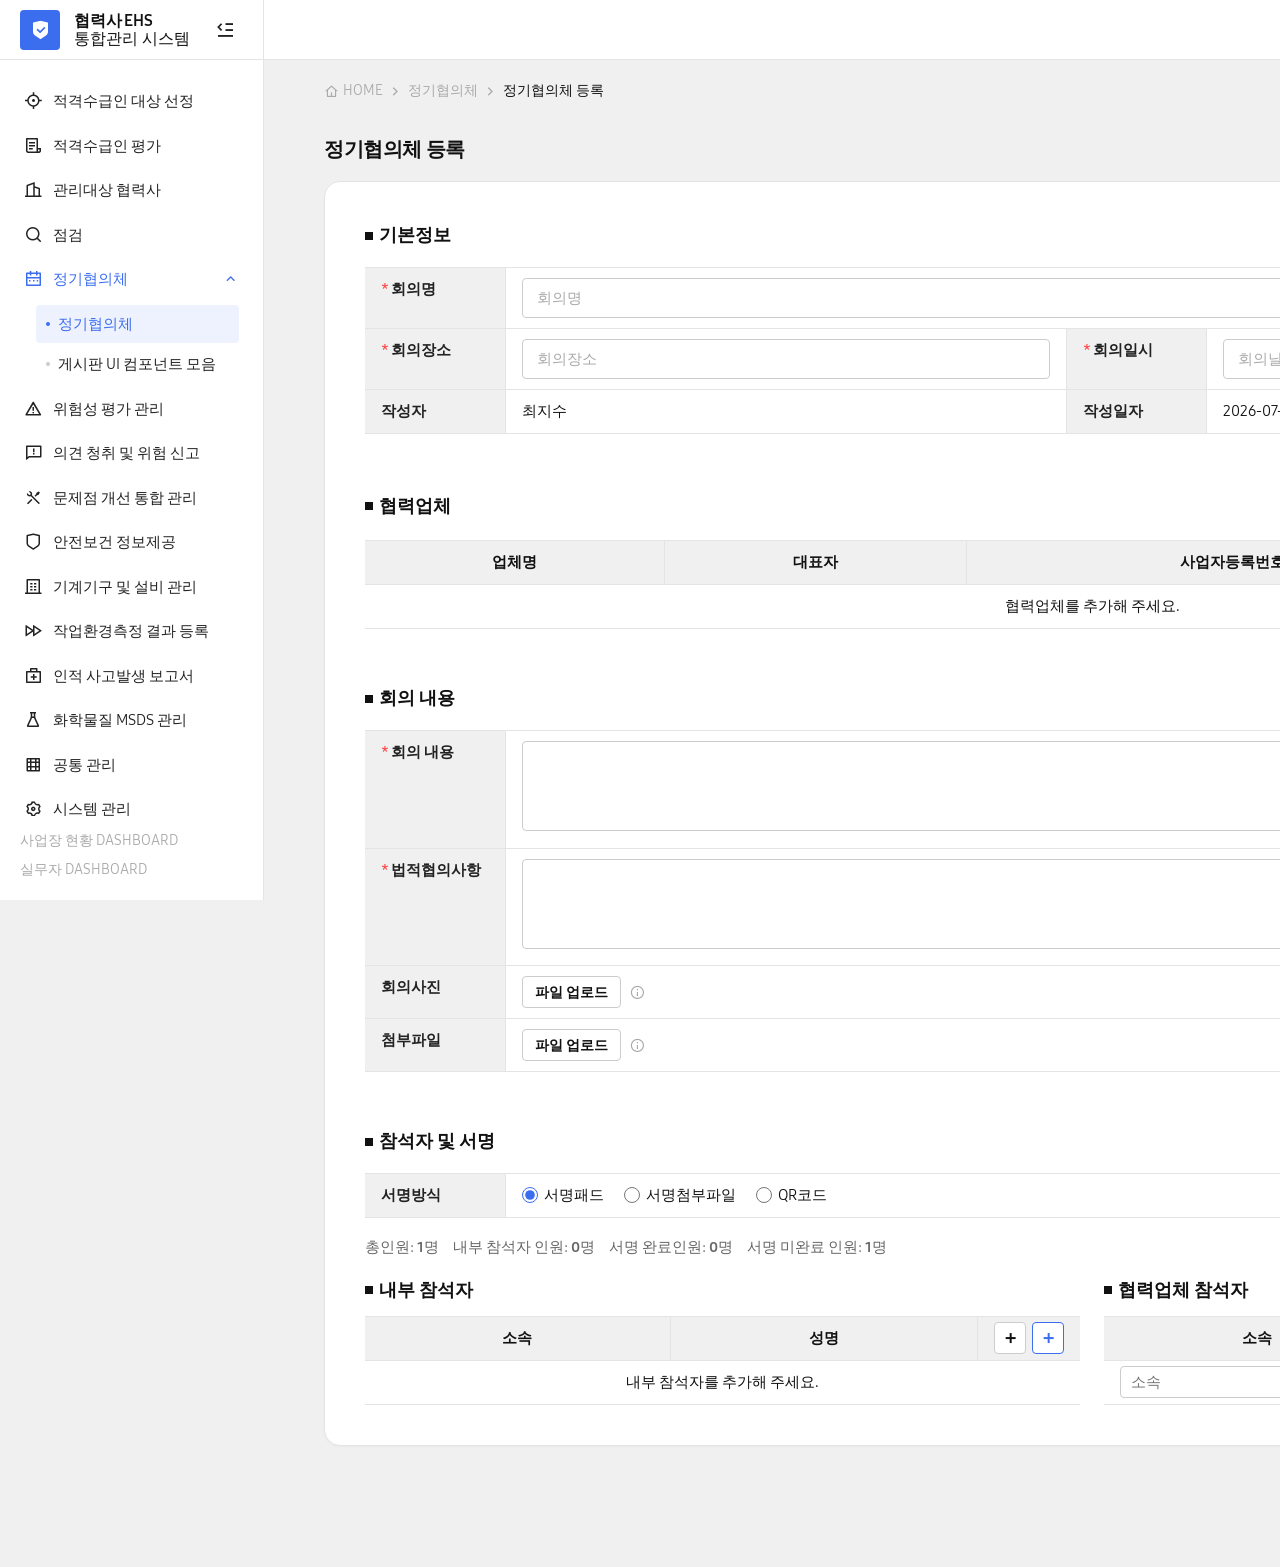
<file: council-form.html>
<!DOCTYPE html>
<html lang="ko">
<head>
<meta charset="utf-8">
<meta name="viewport" content="width=device-width, initial-scale=1">
<title>정기협의체 등록</title>
<link rel="icon" type="image/png" href="images/logo.png?v=8">
<link rel="stylesheet" href="css/variables.css">
<link rel="stylesheet" href="css/tokens.css">
<link rel="stylesheet" href="css/style.css?v=76">
<link href="RemixIcon/remixicon.css" rel="stylesheet">
</head>
<body>
<div class="dash">

  <aside class="dash__sidebar" id="dashSidebar">
    <div class="brand">
      <a href="index.html" class="brand__link">
        <div class="brand__icon"><i class="ri-shield-check-fill"></i></div>
        <div class="brand__text">
          <span class="brand__name">협력사 EHS</span>
          <span class="brand__sub">통합관리 시스템</span>
        </div>
      </a>
      <button type="button" class="brand__toggle" id="sidebarToggle" title="사이드바 접기/펼치기" aria-label="사이드바 접기/펼치기">
        <i class="ri-menu-fold-line"></i>
      </button>
    </div>

    <nav class="nav-list">
      <div class="nav-item">
        <i class="ri-focus-3-line nav-item__icon"></i>
        <span class="nav-item__label">적격수급인 대상 선정</span>
      </div>
      <div class="nav-item">
        <i class="ri-file-list-3-line nav-item__icon"></i>
        <span class="nav-item__label">적격수급인 평가</span>
      </div>
      <div class="nav-item">
        <i class="ri-building-2-line nav-item__icon"></i>
        <span class="nav-item__label">관리대상 협력사</span>
      </div>
      <div class="nav-item">
        <i class="ri-search-line nav-item__icon"></i>
        <span class="nav-item__label">점검</span>
      </div>
      <div class="nav-item nav-item--parent is-open" data-nav-toggle>
        <i class="ri-calendar-2-line nav-item__icon"></i>
        <span class="nav-item__label">정기협의체</span>
        <i class="ri-arrow-down-s-line nav-item__chevron"></i>
      </div>
      <div class="nav-submenu">
        <a href="council-list.html" class="nav-submenu__link nav-submenu__link--active">정기협의체</a>
        <a href="council-list-02.html" class="nav-submenu__link">게시판 UI 컴포넌트 모음</a>
      </div>
      <div class="nav-item">
        <i class="ri-alert-line nav-item__icon"></i>
        <span class="nav-item__label">위험성 평가 관리</span>
      </div>
      <div class="nav-item">
        <i class="ri-feedback-line nav-item__icon"></i>
        <span class="nav-item__label">의견 청취 및 위험 신고</span>
      </div>
      <div class="nav-item">
        <i class="ri-tools-line nav-item__icon"></i>
        <span class="nav-item__label">문제점 개선 통합 관리</span>
      </div>
      <div class="nav-item">
        <i class="ri-shield-line nav-item__icon"></i>
        <span class="nav-item__label">안전보건 정보제공</span>
      </div>
      <div class="nav-item">
        <i class="ri-building-4-line nav-item__icon"></i>
        <span class="nav-item__label">기계기구 및 설비 관리</span>
      </div>
      <div class="nav-item">
        <i class="ri-speed-line nav-item__icon"></i>
        <span class="nav-item__label">작업환경측정 결과 등록</span>
      </div>
      <div class="nav-item">
        <i class="ri-first-aid-kit-line nav-item__icon"></i>
        <span class="nav-item__label">인적 사고발생 보고서</span>
      </div>
      <div class="nav-item">
        <i class="ri-flask-line nav-item__icon"></i>
        <span class="nav-item__label">화학물질 MSDS 관리</span>
      </div>
      <div class="nav-item">
        <i class="ri-grid-line nav-item__icon"></i>
        <span class="nav-item__label">공통 관리</span>
      </div>
      <div class="nav-item">
        <i class="ri-settings-3-line nav-item__icon"></i>
        <span class="nav-item__label">시스템 관리</span>
      </div>
      <div class="nav-item">
        <i class="ri-briefcase-line nav-item__icon"></i>
        <span class="nav-item__label">마이데스크</span>
      </div>
    </nav>

    <div class="nav-shortcuts">
      <a href="site-dashboard.html" class="nav-shortcuts__link">사업장 현황 DASHBOARD</a>
      <a href="index.html" class="nav-shortcuts__link">실무자 DASHBOARD</a>    </div>
  </aside>

  <div class="dash__main">

    <header class="topbar">
      <div class="topbar__actions">
        <div class="ui-select ui-select--topbar ui-select--md">
          <button type="button" class="ui-select__trigger">
            <span class="ui-select__value">수원 사업장</span>
            <i class="ri-arrow-down-s-line ui-select__chevron"></i>
          </button>
          <ul class="ui-select__menu">
            <li class="ui-select__option">광주 사업장</li>
            <li class="ui-select__option ui-select__option--selected">수원 사업장</li>
          </ul>
        </div>
        <div class="ui-select ui-select--topbar ui-select--sm">
          <button type="button" class="ui-select__trigger">
            <span class="ui-select__value">한국어</span>
            <i class="ri-arrow-down-s-line ui-select__chevron"></i>
          </button>
          <ul class="ui-select__menu">
            <li class="ui-select__option ui-select__option--selected">한국어</li>
            <li class="ui-select__option">영어</li>
          </ul>
        </div>
        <span class="topbar__user">이성호 <span class="topbar__user-team">[EHS팀]</span></span>
        <button class="icon-btn" title="알림">
          <i class="ri-notification-3-line"></i>
          <span class="icon-btn__dot"></span>
        </button>
        <button class="icon-btn" title="즐겨찾기">
          <i class="ri-star-line"></i>
        </button>
        <button class="icon-btn" title="로그아웃">
          <i class="ri-logout-box-r-line"></i>
        </button>
        <button class="icon-btn" title="메뉴">
          <i class="ri-menu-line"></i>
        </button>
      </div>
    </header>

    <main class="content">

      <nav class="breadcrumb breadcrumb--top" aria-label="breadcrumb">
        <a href="index.html" class="breadcrumb__link"><i class="ri-home-4-line"></i>HOME</a>
        <i class="ri-arrow-right-s-line breadcrumb__sep"></i>
        <a href="council-list.html" class="breadcrumb__link">정기협의체</a>
        <i class="ri-arrow-right-s-line breadcrumb__sep"></i>
        <span class="breadcrumb__current">정기협의체 등록</span>
      </nav>

      <div class="page-header">
        <h1 class="page-title">정기협의체 등록</h1>
        <div class="page-header__actions">
          <a href="council-detail.html" class="btn-outline">취소</a>
          <button class="btn-outline">저장</button>
          <button class="btn-primary">프리셋 불러오기</button>
        </div>
      </div>

      <div class="panel panel--sheet">

        <div class="detail-section">
          <div class="section-heading"><span class="section-heading__mark"></span>기본정보</div>
          <table class="info-table">
            <tbody>
              <tr>
                <th class="info-table__label" scope="row"><span class="form-field__required">*</span>회의명</th>
                <td class="info-table__value" colspan="3">
                  <input type="text" class="filter-input" placeholder="회의명">
                </td>
              </tr>
              <tr>
                <th class="info-table__label" scope="row"><span class="form-field__required">*</span>회의장소</th>
                <td class="info-table__value">
                  <input type="text" class="filter-input" placeholder="회의장소">
                </td>
                <th class="info-table__label" scope="row"><span class="form-field__required">*</span>회의일시</th>
                <td class="info-table__value">
                  <div class="filter-input-icon">
                    <input type="text" class="filter-input" placeholder="회의날짜를 입력해주세요">
                    <i class="ri-calendar-line filter-input-icon__icon"></i>
                  </div>
                </td>
              </tr>
              <tr>
                <th class="info-table__label" scope="row">작성자</th>
                <td class="info-table__value info-table__value--readonly">최지수</td>
                <th class="info-table__label" scope="row">작성일자</th>
                <td class="info-table__value info-table__value--readonly">2026-07-14</td>
              </tr>
            </tbody>
          </table>
        </div>

        <div class="detail-section">
          <div class="section-heading-row">
            <div class="section-heading"><span class="section-heading__mark"></span>협력업체</div>
            <button class="btn-outline btn-outline--sm">협력업체 프리셋 불러오기</button>
          </div>
          <table class="plain-table" id="partnerTable">
            <thead>
              <tr>
                <th>업체명</th>
                <th>대표자</th>
                <th>사업자등록번호</th>
                <th>주소</th>
                <th style="width: 76px;"><button type="button" class="table-add-btn" data-add-row="partner" aria-label="협력업체 추가"><i class="ri-add-line"></i></button></th>
              </tr>
            </thead>
            <tbody>
              <tr>
                <td colspan="5" class="plain-table__empty">협력업체를 추가해 주세요.</td>
              </tr>
            </tbody>
          </table>
        </div>

        <div class="detail-section">
          <div class="section-heading"><span class="section-heading__mark"></span>회의 내용</div>
          <table class="info-table">
            <tbody>
              <tr>
                <th class="info-table__label" scope="row"><span class="form-field__required">*</span>회의 내용</th>
                <td class="info-table__value"><textarea class="form-textarea"></textarea></td>
              </tr>
              <tr>
                <th class="info-table__label" scope="row"><span class="form-field__required">*</span>법적협의사항</th>
                <td class="info-table__value"><textarea class="form-textarea"></textarea></td>
              </tr>
              <tr>
                <th class="info-table__label" scope="row">회의사진</th>
                <td class="info-table__value">
                  <div style="display:flex; align-items:center; gap:8px;">
                    <button class="btn-outline btn-outline--sm">파일 업로드</button>
                    <i class="ri-information-line" style="color: var(--text-tertiary); font-size: 16px;"></i>
                  </div>
                </td>
              </tr>
              <tr>
                <th class="info-table__label" scope="row">첨부파일</th>
                <td class="info-table__value">
                  <div style="display:flex; align-items:center; gap:8px;">
                    <button class="btn-outline btn-outline--sm">파일 업로드</button>
                    <i class="ri-information-line" style="color: var(--text-tertiary); font-size: 16px;"></i>
                  </div>
                </td>
              </tr>
            </tbody>
          </table>
        </div>

        <div class="detail-section">
          <div class="section-heading"><span class="section-heading__mark"></span>참석자 및 서명</div>

          <table class="info-table">
            <tbody>
              <tr>
                <th class="info-table__label" scope="row">서명방식</th>
                <td class="info-table__value">
                  <div class="radio-group">
                    <label class="radio-option"><input type="radio" name="sign-method-form" checked>서명패드</label>
                    <label class="radio-option"><input type="radio" name="sign-method-form">서명첨부파일</label>
                    <label class="radio-option"><input type="radio" name="sign-method-form">QR코드</label>
                  </div>
                </td>
              </tr>
            </tbody>
          </table>

          <div class="detail-counts">
            <span>총인원: <b>1</b>명</span>
            <span>내부 참석자 인원: <b>0</b>명</span>
            <span>서명 완료인원: <b>0</b>명</span>
            <span>서명 미완료 인원: <b>1</b>명</span>
          </div>

          <div class="attendee-grid">
            <div class="attendee-col">
              <div class="section-heading"><span class="section-heading__mark"></span>내부 참석자</div>
              <table class="plain-table" id="innerAttendeeTable">
                <thead>
                  <tr>
                    <th>소속</th>
                    <th>성명</th>
                    <th style="width: 84px;">
                      <div class="table-btn-group">
                        <button type="button" class="table-add-btn" data-add-row="inner" aria-label="내부 참석자 추가"><i class="ri-add-line"></i></button>
                        <button type="button" class="table-add-btn table-add-btn--primary" data-add-row="inner" aria-label="내부 참석자 검색 추가"><i class="ri-add-line"></i></button>
                      </div>
                    </th>
                  </tr>
                </thead>
                <tbody>
                  <tr>
                    <td colspan="3" class="plain-table__empty">내부 참석자를 추가해 주세요.</td>
                  </tr>
                </tbody>
              </table>
            </div>

            <div class="attendee-col">
              <div class="section-heading"><span class="section-heading__mark"></span>협력업체 참석자</div>
              <table class="plain-table" id="outerAttendeeTable">
                <thead>
                  <tr>
                    <th>소속</th>
                    <th>성명</th>
                    <th style="width: 84px;">
                      <div class="table-btn-group">
                        <button type="button" class="table-add-btn" data-add-row="outer" aria-label="협력업체 참석자 추가"><i class="ri-add-line"></i></button>
                        <button type="button" class="table-add-btn table-add-btn--primary" data-add-row="outer" aria-label="협력업체 참석자 검색 추가"><i class="ri-add-line"></i></button>
                      </div>
                    </th>
                  </tr>
                </thead>
                <tbody>
                  <tr>
                    <td><input type="text" class="plain-table__row-input" placeholder="소속"></td>
                    <td><input type="text" class="plain-table__row-input" placeholder="성명"></td>
                    <td class="table-btn-group"><button type="button" class="table-remove-btn" data-remove-row aria-label="삭제"><i class="ri-subtract-line"></i></button></td>
                  </tr>
                </tbody>
              </table>
            </div>
          </div>
        </div>

      </div>

      <footer class="page-footer">
        <div class="page-footer__content">
          <span>ⓒ Samsung</span>
          <a href="#">개인정보처리방침</a>
          <span class="page-footer__divider">|</span>
          <a href="#">이용약관</a>
        </div>
      </footer>
    </main>
  </div>
</div>

<script>
  document.querySelectorAll('[data-nav-toggle]').forEach(function (btn) {
    btn.addEventListener('click', function () {
      btn.classList.toggle('is-open');
    });
  });

  (function () {
    var sidebar = document.getElementById('dashSidebar');
    var toggle = document.getElementById('sidebarToggle');
    var icon = toggle.querySelector('i');
    toggle.addEventListener('click', function () {
      var collapsed = sidebar.classList.toggle('is-collapsed');
      icon.className = collapsed ? 'ri-menu-unfold-line' : 'ri-menu-fold-line';
    });
  })();

  document.querySelectorAll('.ui-select').forEach(function (sel) {
    var trigger = sel.querySelector('.ui-select__trigger');
    var valueEl = sel.querySelector('.ui-select__value');
    var options = sel.querySelectorAll('.ui-select__option');

    trigger.addEventListener('click', function (e) {
      e.stopPropagation();
      var willOpen = !sel.classList.contains('is-open');
      document.querySelectorAll('.ui-select.is-open').forEach(function (s) { s.classList.remove('is-open'); });
      if (willOpen) sel.classList.add('is-open');
    });

    options.forEach(function (opt) {
      opt.addEventListener('click', function () {
        options.forEach(function (o) { o.classList.remove('ui-select__option--selected'); });
        opt.classList.add('ui-select__option--selected');
        valueEl.textContent = opt.textContent;
        sel.classList.remove('is-open');
      });
    });
  });

  document.addEventListener('click', function () {
    document.querySelectorAll('.ui-select.is-open').forEach(function (s) { s.classList.remove('is-open'); });
  });

  function addRow(tableId, cols) {
    var table = document.getElementById(tableId);
    var tbody = table.querySelector('tbody');
    var emptyRow = tbody.querySelector('.plain-table__empty');
    if (emptyRow) emptyRow.closest('tr').remove();

    var tr = document.createElement('tr');
    cols.forEach(function (placeholder) {
      var td = document.createElement('td');
      var input = document.createElement('input');
      input.type = 'text';
      input.className = 'plain-table__row-input';
      input.placeholder = placeholder;
      td.appendChild(input);
      tr.appendChild(td);
    });
    var actionTd = document.createElement('td');
    actionTd.className = 'table-btn-group';
    actionTd.innerHTML = '<button type="button" class="table-remove-btn" data-remove-row aria-label="삭제"><i class="ri-subtract-line"></i></button>';
    tr.appendChild(actionTd);
    tbody.appendChild(tr);
  }

  document.querySelectorAll('[data-add-row]').forEach(function (btn) {
    btn.addEventListener('click', function () {
      var target = btn.getAttribute('data-add-row');
      if (target === 'partner') addRow('partnerTable', ['업체명', '대표자', '사업자등록번호', '주소']);
      if (target === 'inner') addRow('innerAttendeeTable', ['소속', '성명']);
      if (target === 'outer') addRow('outerAttendeeTable', ['소속', '성명']);
    });
  });

  document.addEventListener('click', function (e) {
    var removeBtn = e.target.closest('[data-remove-row]');
    if (removeBtn) removeBtn.closest('tr').remove();
  });
</script>
</body>
</html>
</file>
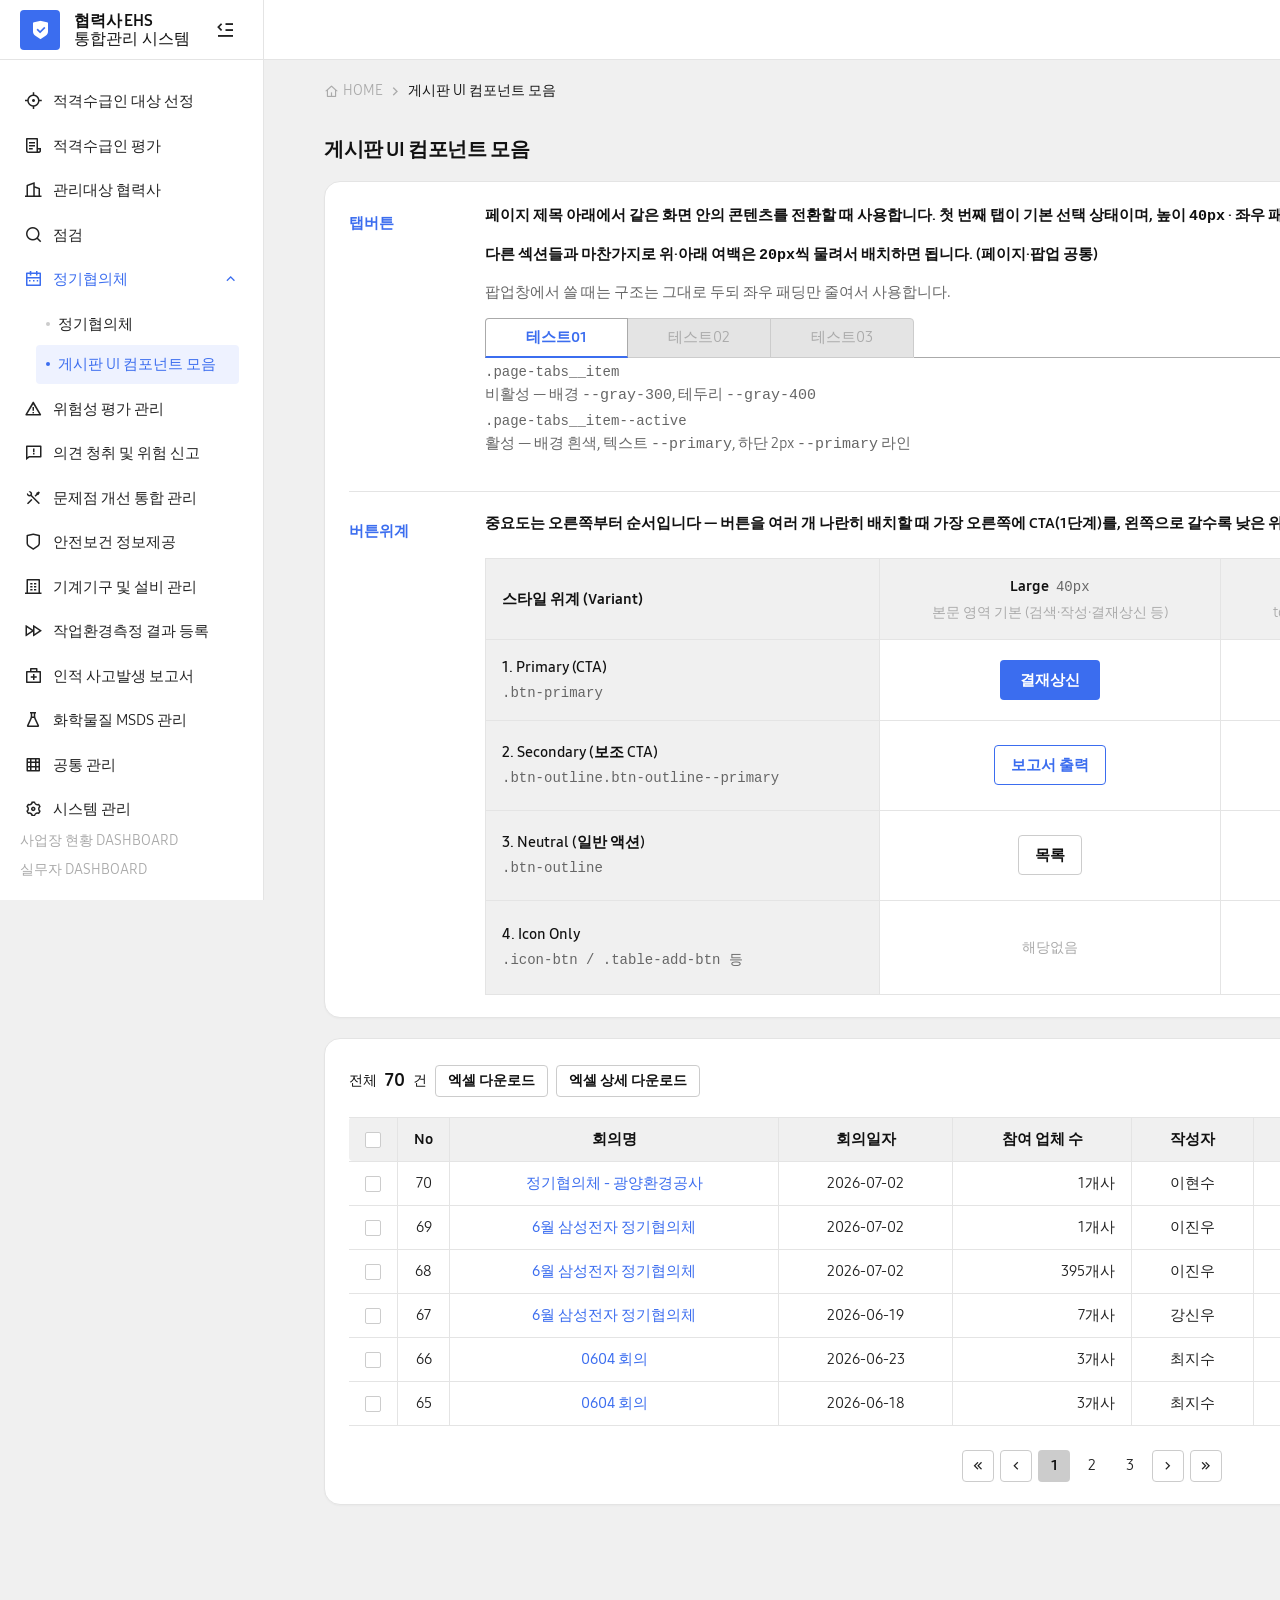
<file: council-list-02.html>
<!DOCTYPE html>
<html lang="ko">
<head>
<meta charset="utf-8">
<meta name="viewport" content="width=device-width, initial-scale=1">
<title>게시판 UI 컴포넌트 모음</title>
<link rel="icon" type="image/png" href="images/logo.png?v=8">
<link rel="stylesheet" href="css/variables.css">
<link rel="stylesheet" href="css/tokens.css">
<link rel="stylesheet" href="css/style.css?v=76">
<link href="RemixIcon/remixicon.css" rel="stylesheet">
</head>
<body>
<div class="dash">

  <aside class="dash__sidebar" id="dashSidebar">
    <div class="brand">
      <a href="index.html" class="brand__link">
        <div class="brand__icon"><i class="ri-shield-check-fill"></i></div>
        <div class="brand__text">
          <span class="brand__name">협력사 EHS</span>
          <span class="brand__sub">통합관리 시스템</span>
        </div>
      </a>
      <button type="button" class="brand__toggle" id="sidebarToggle" title="사이드바 접기/펼치기" aria-label="사이드바 접기/펼치기">
        <i class="ri-menu-fold-line"></i>
      </button>
    </div>

    <nav class="nav-list">
      <div class="nav-item">
        <i class="ri-focus-3-line nav-item__icon"></i>
        <span class="nav-item__label">적격수급인 대상 선정</span>
      </div>
      <div class="nav-item">
        <i class="ri-file-list-3-line nav-item__icon"></i>
        <span class="nav-item__label">적격수급인 평가</span>
      </div>
      <div class="nav-item">
        <i class="ri-building-2-line nav-item__icon"></i>
        <span class="nav-item__label">관리대상 협력사</span>
      </div>
      <div class="nav-item">
        <i class="ri-search-line nav-item__icon"></i>
        <span class="nav-item__label">점검</span>
      </div>
      <div class="nav-item nav-item--parent is-open" data-nav-toggle>
        <i class="ri-calendar-2-line nav-item__icon"></i>
        <span class="nav-item__label">정기협의체</span>
        <i class="ri-arrow-down-s-line nav-item__chevron"></i>
      </div>
      <div class="nav-submenu">
        <a href="council-list.html" class="nav-submenu__link">정기협의체</a>
        <a href="council-list-02.html" class="nav-submenu__link nav-submenu__link--active">게시판 UI 컴포넌트 모음</a>
      </div>
      <div class="nav-item">
        <i class="ri-alert-line nav-item__icon"></i>
        <span class="nav-item__label">위험성 평가 관리</span>
      </div>
      <div class="nav-item">
        <i class="ri-feedback-line nav-item__icon"></i>
        <span class="nav-item__label">의견 청취 및 위험 신고</span>
      </div>
      <div class="nav-item">
        <i class="ri-tools-line nav-item__icon"></i>
        <span class="nav-item__label">문제점 개선 통합 관리</span>
      </div>
      <div class="nav-item">
        <i class="ri-shield-line nav-item__icon"></i>
        <span class="nav-item__label">안전보건 정보제공</span>
      </div>
      <div class="nav-item">
        <i class="ri-building-4-line nav-item__icon"></i>
        <span class="nav-item__label">기계기구 및 설비 관리</span>
      </div>
      <div class="nav-item">
        <i class="ri-speed-line nav-item__icon"></i>
        <span class="nav-item__label">작업환경측정 결과 등록</span>
      </div>
      <div class="nav-item">
        <i class="ri-first-aid-kit-line nav-item__icon"></i>
        <span class="nav-item__label">인적 사고발생 보고서</span>
      </div>
      <div class="nav-item">
        <i class="ri-flask-line nav-item__icon"></i>
        <span class="nav-item__label">화학물질 MSDS 관리</span>
      </div>
      <div class="nav-item">
        <i class="ri-grid-line nav-item__icon"></i>
        <span class="nav-item__label">공통 관리</span>
      </div>
      <div class="nav-item">
        <i class="ri-settings-3-line nav-item__icon"></i>
        <span class="nav-item__label">시스템 관리</span>
      </div>
      <div class="nav-item">
        <i class="ri-briefcase-line nav-item__icon"></i>
        <span class="nav-item__label">마이데스크</span>
      </div>
    </nav>

    <div class="nav-shortcuts">
      <a href="site-dashboard.html" class="nav-shortcuts__link">사업장 현황 DASHBOARD</a>
      <a href="index.html" class="nav-shortcuts__link">실무자 DASHBOARD</a>    </div>
  </aside>

  <div class="dash__main">

    <header class="topbar">
      <div class="topbar__actions">
        <div class="ui-select ui-select--topbar ui-select--md">
          <button type="button" class="ui-select__trigger">
            <span class="ui-select__value">수원 사업장</span>
            <i class="ri-arrow-down-s-line ui-select__chevron"></i>
          </button>
          <ul class="ui-select__menu">
            <li class="ui-select__option">광주 사업장</li>
            <li class="ui-select__option ui-select__option--selected">수원 사업장</li>
          </ul>
        </div>
        <div class="ui-select ui-select--topbar ui-select--sm">
          <button type="button" class="ui-select__trigger">
            <span class="ui-select__value">한국어</span>
            <i class="ri-arrow-down-s-line ui-select__chevron"></i>
          </button>
          <ul class="ui-select__menu">
            <li class="ui-select__option ui-select__option--selected">한국어</li>
            <li class="ui-select__option">영어</li>
          </ul>
        </div>
        <span class="topbar__user">이성호 <span class="topbar__user-team">[EHS팀]</span></span>
        <button class="icon-btn" title="알림">
          <i class="ri-notification-3-line"></i>
          <span class="icon-btn__dot"></span>
        </button>
        <button class="icon-btn" title="즐겨찾기">
          <i class="ri-star-line"></i>
        </button>
        <button class="icon-btn" title="로그아웃">
          <i class="ri-logout-box-r-line"></i>
        </button>
        <button class="icon-btn" title="메뉴">
          <i class="ri-menu-line"></i>
        </button>
      </div>
    </header>

    <main class="content">

      <nav class="breadcrumb breadcrumb--top" aria-label="breadcrumb">
        <a href="index.html" class="breadcrumb__link"><i class="ri-home-4-line"></i>HOME</a>
        <i class="ri-arrow-right-s-line breadcrumb__sep"></i>
        <span class="breadcrumb__current">게시판 UI 컴포넌트 모음</span>
      </nav>

      <div class="page-header">
        <h1 class="page-title">게시판 UI 컴포넌트 모음</h1>
      </div>

      <div class="panel component-showcase">
        <div class="showcase-row">
          <span class="showcase-row__label" style="color:var(--primary);">탭버튼</span>
          <div class="showcase-row__content" style="display:block;">
            <p class="button-matrix__intro" style="color:var(--text-primary); font-weight:var(--fw-bold);">페이지 제목 아래에서 같은 화면 안의 콘텐츠를 전환할 때 사용합니다. 첫 번째 탭이 기본 선택 상태이며, 높이 <code>40px</code> · 좌우 패딩 <code>40px</code>이 기본값입니다.</p>
            <p class="button-matrix__intro" style="color:var(--text-primary); font-weight:var(--fw-bold);">다른 섹션들과 마찬가지로 위·아래 여백은 <code>20px</code>씩 물려서 배치하면 됩니다. (페이지·팝업 공통)</p>
            <p class="button-matrix__intro">팝업창에서 쓸 때는 구조는 그대로 두되 좌우 패딩만 줄여서 사용합니다.</p>
            <div class="page-tabs">
              <button type="button" class="page-tabs__item page-tabs__item--active">테스트01</button>
              <button type="button" class="page-tabs__item">테스트02</button>
              <button type="button" class="page-tabs__item">테스트03</button>
            </div>
            <p class="button-matrix__intro">
              <code class="button-matrix__variant-code">.page-tabs__item</code> 비활성 — 배경 <code>--gray-300</code>, 테두리 <code>--gray-400</code><br>
              <code class="button-matrix__variant-code">.page-tabs__item--active</code> 활성 — 배경 흰색, 텍스트 <code>--primary</code>, 하단 2px <code>--primary</code> 라인
            </p>
          </div>
        </div>

        <div class="showcase-row">
          <span class="showcase-row__label" style="color:var(--primary);">버튼위계</span>
          <div class="showcase-row__content">
            <p class="button-matrix__intro" style="color:var(--text-primary); font-weight:var(--fw-bold);">중요도는 <b>오른쪽부터</b> 순서입니다 — 버튼을 여러 개 나란히 배치할 때 가장 오른쪽에 CTA(1단계)를, 왼쪽으로 갈수록 낮은 위계를 놓습니다. (예: 목록 · 삭제 · 수정 · 보고서 출력 · 결재상신)</p>
            <table class="button-matrix">
              <thead>
                <tr>
                  <th>스타일 위계 (Variant)</th>
                  <th>Large <code>40px</code><span class="button-matrix__col-desc">본문 영역 기본 (검색·작성·결재상신 등)</span></th>
                  <th>Medium <code>36px</code><span class="button-matrix__col-desc">topbar 전용 (언어·사업장 선택, 알림 등)</span></th>
                  <th>Small <code>32px</code><span class="button-matrix__col-desc">컴팩트 — 테이블/리스트 내부</span></th>
                </tr>
              </thead>
              <tbody>
                <tr>
                  <th>
                    1. Primary (CTA)
                    <code class="button-matrix__variant-code">.btn-primary</code>
                  </th>
                  <td><button class="btn-primary">결재상신</button></td>
                  <td class="button-matrix__na">해당없음</td>
                  <td class="button-matrix__na">미지원</td>
                </tr>
                <tr>
                  <th>
                    2. Secondary (보조 CTA)
                    <code class="button-matrix__variant-code">.btn-outline.btn-outline--primary</code>
                  </th>
                  <td><button class="btn-outline btn-outline--primary">보고서 출력</button></td>
                  <td class="button-matrix__na">해당없음</td>
                  <td>
                    <button class="btn-outline btn-outline--primary btn-outline--sm">보고서 출력</button>
                    <code class="button-matrix__variant-code">+.btn-outline--sm</code>
                  </td>
                </tr>
                <tr>
                  <th>
                    3. Neutral (일반 액션)
                    <code class="button-matrix__variant-code">.btn-outline</code>
                  </th>
                  <td><button class="btn-outline">목록</button></td>
                  <td class="button-matrix__na">해당없음</td>
                  <td>
                    <button class="btn-outline btn-outline--sm">서명하기</button>
                    <code class="button-matrix__variant-code">+.btn-outline--sm</code>
                  </td>
                </tr>
                <tr>
                  <th>
                    4. Icon Only
                    <code class="button-matrix__variant-code">.icon-btn / .table-add-btn 등</code>
                  </th>
                  <td class="button-matrix__na">해당없음</td>
                  <td>
                    <button class="icon-btn"><i class="ri-notification-3-line"></i></button>
                    <code class="button-matrix__variant-code">.icon-btn</code>
                  </td>
                  <td>
                    <button class="table-add-btn"><i class="ri-add-line"></i></button>
                    <code class="button-matrix__variant-code">.table-add-btn</code>
                  </td>
                </tr>
              </tbody>
            </table>
          </div>
        </div>
      </div>

      <div class="panel list-panel">
        <div class="list-toolbar">
          <div class="inline-group">
            <div class="list-toolbar__count">전체 <b>70</b>건</div>
            <button class="btn-outline btn-outline--sm">엑셀 다운로드</button>
            <button class="btn-outline btn-outline--sm">엑셀 상세 다운로드</button>
          </div>
          <div class="list-toolbar__right">
            <div class="ui-select ui-select--sm">
              <button type="button" class="ui-select__trigger">
                <span class="ui-select__value">30</span>
                <i class="ri-arrow-down-s-line ui-select__chevron"></i>
              </button>
              <ul class="ui-select__menu">
                <li class="ui-select__option ui-select__option--selected">30</li>
              </ul>
            </div>
            <a href="council-form.html" class="btn-primary">작성</a>
          </div>
        </div>

        <div class="table-wrap">
          <table class="data-table data-table--checkbox">
            <thead>
              <tr>
                <th class="data-table__checkbox"><input type="checkbox" id="selectAllRows" aria-label="전체 선택"></th>
                <th class="data-table__no">No</th>
                <th>회의명</th>
                <th>회의일자</th>
                <th>참여 업체 수</th>
                <th>작성자</th>
                <th>작성일자</th>
                <th>첨부파일</th>
                <th>상태</th>
                <th>결재상태</th>
              </tr>
            </thead>
            <tbody>
              <tr>
                <td class="data-table__checkbox"><input type="checkbox" class="row-select" aria-label="선택"></td>
                <td class="data-table__no">70</td>
                <td><a href="council-detail.html" class="data-table__link">정기협의체 - 광양환경공사</a></td>
                <td>2026-07-02</td>
                <td>1개사</td>
                <td>이현수</td>
                <td>2026-07-02</td>
                <td><i class="ri-folder-line attach-icons__folder"></i></td>
                <td>완료</td>
                <td>승인</td>
              </tr>
              <tr>
                <td class="data-table__checkbox"><input type="checkbox" class="row-select" aria-label="선택"></td>
                <td class="data-table__no">69</td>
                <td><a href="#" class="data-table__link">6월 삼성전자 정기협의체</a></td>
                <td>2026-07-02</td>
                <td>1개사</td>
                <td>이진우</td>
                <td>2026-07-02</td>
                <td><div class="attach-icons"><i class="ri-attachment-2"></i><i class="ri-eye-line"></i></div></td>
                <td>완료</td>
                <td>승인</td>
              </tr>
              <tr>
                <td class="data-table__checkbox"><input type="checkbox" class="row-select" aria-label="선택"></td>
                <td class="data-table__no">68</td>
                <td><a href="#" class="data-table__link">6월 삼성전자 정기협의체</a></td>
                <td>2026-07-02</td>
                <td>395개사</td>
                <td>이진우</td>
                <td>2026-07-02</td>
                <td><div class="attach-icons"><i class="ri-attachment-2"></i><i class="ri-eye-line"></i></div></td>
                <td>완료</td>
                <td>승인</td>
              </tr>
              <tr>
                <td class="data-table__checkbox"><input type="checkbox" class="row-select" aria-label="선택"></td>
                <td class="data-table__no">67</td>
                <td><a href="#" class="data-table__link">6월 삼성전자 정기협의체</a></td>
                <td>2026-06-19</td>
                <td>7개사</td>
                <td>강신우</td>
                <td>2026-06-19</td>
                <td>-</td>
                <td>완료</td>
                <td>승인</td>
              </tr>
              <tr>
                <td class="data-table__checkbox"><input type="checkbox" class="row-select" aria-label="선택"></td>
                <td class="data-table__no">66</td>
                <td><a href="#" class="data-table__link">0604 회의</a></td>
                <td>2026-06-23</td>
                <td>3개사</td>
                <td>최지수</td>
                <td>2026-06-16</td>
                <td><div class="attach-icons"><i class="ri-attachment-2"></i><i class="ri-eye-line"></i></div></td>
                <td>완료</td>
                <td>승인</td>
              </tr>
              <tr>
                <td class="data-table__checkbox"><input type="checkbox" class="row-select" aria-label="선택"></td>
                <td class="data-table__no">65</td>
                <td><a href="#" class="data-table__link">0604 회의</a></td>
                <td>2026-06-18</td>
                <td>3개사</td>
                <td>최지수</td>
                <td>2026-06-12</td>
                <td><div class="attach-icons"><i class="ri-attachment-2"></i><i class="ri-eye-line"></i></div></td>
                <td>완료</td>
                <td>승인</td>
              </tr>
            </tbody>
          </table>
        </div>

        <div class="pagination">
          <button class="pagination__arrow" title="첫 페이지"><i class="ri-arrow-left-double-line"></i></button>
          <button class="pagination__arrow" title="이전 페이지"><i class="ri-arrow-left-s-line"></i></button>
          <button class="pagination__page pagination__page--active">1</button>
          <button class="pagination__page">2</button>
          <button class="pagination__page">3</button>
          <button class="pagination__arrow" title="다음 페이지"><i class="ri-arrow-right-s-line"></i></button>
          <button class="pagination__arrow" title="마지막 페이지"><i class="ri-arrow-right-double-line"></i></button>
        </div>
      </div>

      <footer class="page-footer">
        <div class="page-footer__content">
          <span>ⓒ Samsung</span>
          <a href="#">개인정보처리방침</a>
          <span class="page-footer__divider">|</span>
          <a href="#">이용약관</a>
        </div>
      </footer>
    </main>
  </div>
</div>
<script>
  (function () {
    var selectAll = document.getElementById('selectAllRows');
    var rowChecks = document.querySelectorAll('.row-select');
    if (selectAll) {
      selectAll.addEventListener('change', function () {
        rowChecks.forEach(function (cb) { cb.checked = selectAll.checked; });
      });
      rowChecks.forEach(function (cb) {
        cb.addEventListener('change', function () {
          var checkedCount = document.querySelectorAll('.row-select:checked').length;
          selectAll.checked = checkedCount === rowChecks.length;
          selectAll.indeterminate = checkedCount > 0 && checkedCount < rowChecks.length;
        });
      });
    }
  })();

  document.querySelectorAll('[data-nav-toggle]').forEach(function (btn) {
    btn.addEventListener('click', function () {
      btn.classList.toggle('is-open');
    });
  });

  (function () {
    var sidebar = document.getElementById('dashSidebar');
    var toggle = document.getElementById('sidebarToggle');
    var icon = toggle.querySelector('i');
    toggle.addEventListener('click', function () {
      var collapsed = sidebar.classList.toggle('is-collapsed');
      icon.className = collapsed ? 'ri-menu-unfold-line' : 'ri-menu-fold-line';
    });
  })();

  document.querySelectorAll('.ui-select').forEach(function (sel) {
    var trigger = sel.querySelector('.ui-select__trigger');
    var valueEl = sel.querySelector('.ui-select__value');
    var options = sel.querySelectorAll('.ui-select__option');

    trigger.addEventListener('click', function (e) {
      e.stopPropagation();
      var willOpen = !sel.classList.contains('is-open');
      document.querySelectorAll('.ui-select.is-open').forEach(function (s) { s.classList.remove('is-open'); });
      if (willOpen) sel.classList.add('is-open');
    });

    options.forEach(function (opt) {
      opt.addEventListener('click', function () {
        options.forEach(function (o) { o.classList.remove('ui-select__option--selected'); });
        opt.classList.add('ui-select__option--selected');
        valueEl.textContent = opt.textContent;
        sel.classList.remove('is-open');
      });
    });
  });

  function initComboTree(root) {
    var control = root.querySelector('.combo-tree__control');
    var valueEl = root.querySelector('.combo-tree__value');
    var input = root.querySelector('.combo-tree__input');
    var clearBtn = root.querySelector('.combo-tree__clear');
    var panel = root.querySelector('.combo-tree__panel');
    var placeholder = valueEl.textContent;

    function openPanel() {
      document.querySelectorAll('.ui-select.is-open, .combo-tree.is-open').forEach(function (s) { s.classList.remove('is-open'); });
      root.classList.add('is-open');
      input.value = '';
      filterTree('');
      input.focus();
    }
    function closePanel() {
      root.classList.remove('is-open');
    }

    control.addEventListener('click', function (e) {
      if (e.target.closest('.combo-tree__clear')) return;
      e.stopPropagation();
      if (root.classList.contains('is-open')) closePanel(); else openPanel();
    });

    clearBtn.addEventListener('click', function (e) {
      e.stopPropagation();
      root.classList.remove('has-value');
      root.dataset.value = '';
      valueEl.textContent = placeholder;
      valueEl.classList.add('combo-tree__value--placeholder');
      panel.querySelectorAll('.tree__item--selected').forEach(function (li) { li.classList.remove('tree__item--selected'); });
    });

    input.addEventListener('click', function (e) { e.stopPropagation(); });
    input.addEventListener('input', function () { filterTree(input.value); });

    panel.querySelectorAll('.tree__toggle').forEach(function (toggle) {
      toggle.addEventListener('click', function (e) {
        e.stopPropagation();
        toggle.closest('.tree__item').classList.toggle('is-collapsed');
      });
    });

    panel.querySelectorAll('.tree__item--group > .tree__row').forEach(function (row) {
      row.addEventListener('click', function (e) {
        e.stopPropagation();
        row.closest('.tree__item').classList.toggle('is-collapsed');
      });
    });

    panel.querySelectorAll('.tree__item--selectable > .tree__row').forEach(function (row) {
      row.addEventListener('click', function (e) {
        e.stopPropagation();
        var li = row.closest('.tree__item');
        var label = li.querySelector('.tree__label').textContent;
        panel.querySelectorAll('.tree__item--selected').forEach(function (s) { s.classList.remove('tree__item--selected'); });
        li.classList.add('tree__item--selected');
        root.dataset.value = label;
        root.classList.add('has-value');
        valueEl.textContent = label;
        valueEl.classList.remove('combo-tree__value--placeholder');
        closePanel();
      });
    });

    function filterTree(query) {
      var q = query.trim().toLowerCase();
      var items = panel.querySelectorAll('.tree__item');
      if (!q) {
        items.forEach(function (li) { li.classList.remove('is-hidden'); });
        panel.classList.remove('is-filtering');
        return;
      }
      panel.classList.add('is-filtering');
      panel.querySelectorAll('.tree__item:not(.tree__item--parent)').forEach(function (li) {
        var label = li.querySelector('.tree__label').textContent.toLowerCase();
        li.classList.toggle('is-hidden', label.indexOf(q) === -1);
      });
      Array.from(panel.querySelectorAll('.tree__item--parent')).reverse().forEach(function (li) {
        var ownLabel = li.querySelector(':scope > .tree__row .tree__label').textContent.toLowerCase();
        var ownMatch = ownLabel.indexOf(q) !== -1;
        var childVisible = !!li.querySelector(':scope > .tree__children > .tree__item:not(.is-hidden)');
        li.classList.toggle('is-hidden', !ownMatch && !childVisible);
      });
    }
  }

  document.querySelectorAll('.combo-tree').forEach(initComboTree);

  document.addEventListener('click', function () {
    document.querySelectorAll('.ui-select.is-open').forEach(function (s) { s.classList.remove('is-open'); });
    document.querySelectorAll('.combo-tree.is-open').forEach(function (s) { s.classList.remove('is-open'); });
  });
</script>
</body>
</html>
</file>
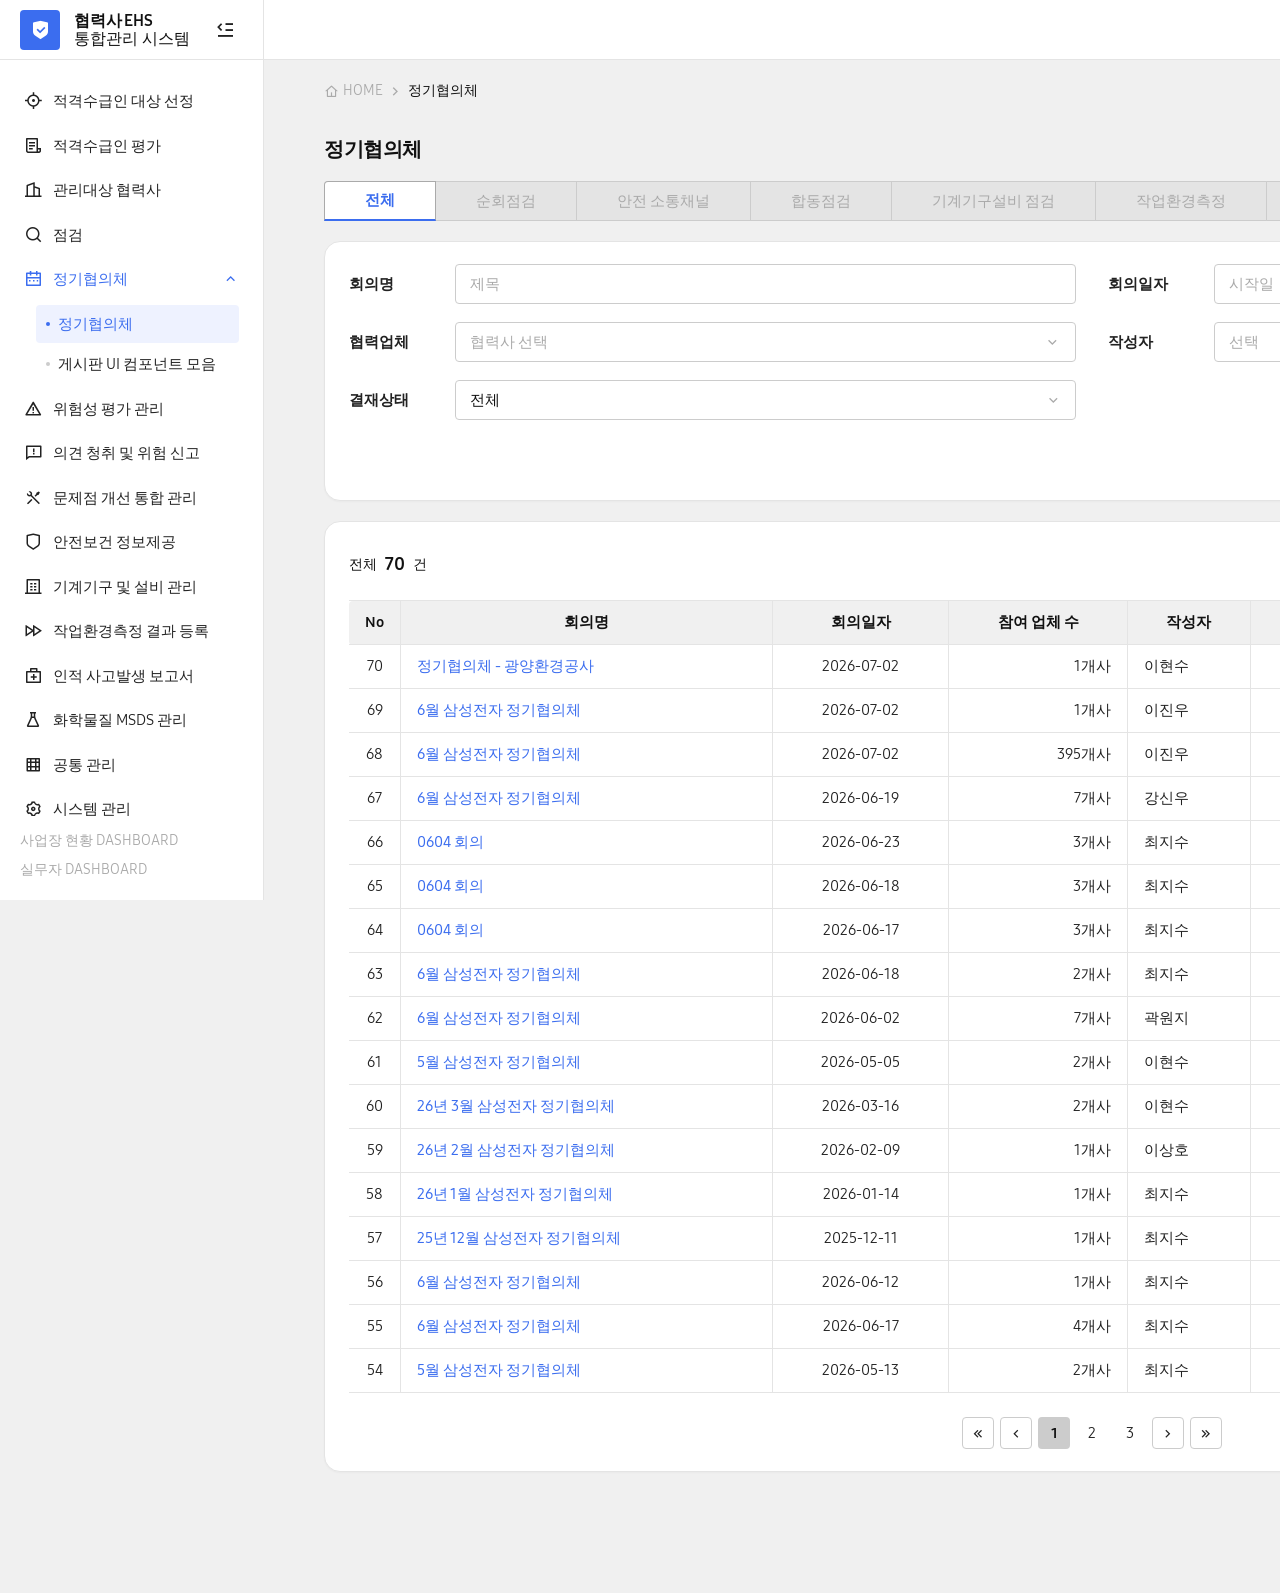
<file: council-list.html>
<!DOCTYPE html>
<html lang="ko">
<head>
<meta charset="utf-8">
<meta name="viewport" content="width=device-width, initial-scale=1">
<title>정기협의체</title>
<link rel="icon" type="image/png" href="images/logo.png?v=8">
<link rel="stylesheet" href="css/variables.css">
<link rel="stylesheet" href="css/tokens.css">
<link rel="stylesheet" href="css/style.css?v=76">
<link href="RemixIcon/remixicon.css" rel="stylesheet">
</head>
<body>
<div class="dash">

  <aside class="dash__sidebar" id="dashSidebar">
    <div class="brand">
      <a href="index.html" class="brand__link">
        <div class="brand__icon"><i class="ri-shield-check-fill"></i></div>
        <div class="brand__text">
          <span class="brand__name">협력사 EHS</span>
          <span class="brand__sub">통합관리 시스템</span>
        </div>
      </a>
      <button type="button" class="brand__toggle" id="sidebarToggle" title="사이드바 접기/펼치기" aria-label="사이드바 접기/펼치기">
        <i class="ri-menu-fold-line"></i>
      </button>
    </div>

    <nav class="nav-list">
      <div class="nav-item">
        <i class="ri-focus-3-line nav-item__icon"></i>
        <span class="nav-item__label">적격수급인 대상 선정</span>
      </div>
      <div class="nav-item">
        <i class="ri-file-list-3-line nav-item__icon"></i>
        <span class="nav-item__label">적격수급인 평가</span>
      </div>
      <div class="nav-item">
        <i class="ri-building-2-line nav-item__icon"></i>
        <span class="nav-item__label">관리대상 협력사</span>
      </div>
      <div class="nav-item">
        <i class="ri-search-line nav-item__icon"></i>
        <span class="nav-item__label">점검</span>
      </div>
      <div class="nav-item nav-item--parent is-open" data-nav-toggle>
        <i class="ri-calendar-2-line nav-item__icon"></i>
        <span class="nav-item__label">정기협의체</span>
        <i class="ri-arrow-down-s-line nav-item__chevron"></i>
      </div>
      <div class="nav-submenu">
        <a href="council-list.html" class="nav-submenu__link nav-submenu__link--active">정기협의체</a>
        <a href="council-list-02.html" class="nav-submenu__link">게시판 UI 컴포넌트 모음</a>
      </div>
      <div class="nav-item">
        <i class="ri-alert-line nav-item__icon"></i>
        <span class="nav-item__label">위험성 평가 관리</span>
      </div>
      <div class="nav-item">
        <i class="ri-feedback-line nav-item__icon"></i>
        <span class="nav-item__label">의견 청취 및 위험 신고</span>
      </div>
      <div class="nav-item">
        <i class="ri-tools-line nav-item__icon"></i>
        <span class="nav-item__label">문제점 개선 통합 관리</span>
      </div>
      <div class="nav-item">
        <i class="ri-shield-line nav-item__icon"></i>
        <span class="nav-item__label">안전보건 정보제공</span>
      </div>
      <div class="nav-item">
        <i class="ri-building-4-line nav-item__icon"></i>
        <span class="nav-item__label">기계기구 및 설비 관리</span>
      </div>
      <div class="nav-item">
        <i class="ri-speed-line nav-item__icon"></i>
        <span class="nav-item__label">작업환경측정 결과 등록</span>
      </div>
      <div class="nav-item">
        <i class="ri-first-aid-kit-line nav-item__icon"></i>
        <span class="nav-item__label">인적 사고발생 보고서</span>
      </div>
      <div class="nav-item">
        <i class="ri-flask-line nav-item__icon"></i>
        <span class="nav-item__label">화학물질 MSDS 관리</span>
      </div>
      <div class="nav-item">
        <i class="ri-grid-line nav-item__icon"></i>
        <span class="nav-item__label">공통 관리</span>
      </div>
      <div class="nav-item">
        <i class="ri-settings-3-line nav-item__icon"></i>
        <span class="nav-item__label">시스템 관리</span>
      </div>
      <div class="nav-item">
        <i class="ri-briefcase-line nav-item__icon"></i>
        <span class="nav-item__label">마이데스크</span>
      </div>
    </nav>

    <div class="nav-shortcuts">
      <a href="site-dashboard.html" class="nav-shortcuts__link">사업장 현황 DASHBOARD</a>
      <a href="index.html" class="nav-shortcuts__link">실무자 DASHBOARD</a>    </div>
  </aside>

  <div class="dash__main">

    <header class="topbar">
      <div class="topbar__actions">
        <div class="ui-select ui-select--topbar ui-select--md">
          <button type="button" class="ui-select__trigger">
            <span class="ui-select__value">수원 사업장</span>
            <i class="ri-arrow-down-s-line ui-select__chevron"></i>
          </button>
          <ul class="ui-select__menu">
            <li class="ui-select__option">광주 사업장</li>
            <li class="ui-select__option ui-select__option--selected">수원 사업장</li>
          </ul>
        </div>
        <div class="ui-select ui-select--topbar ui-select--sm">
          <button type="button" class="ui-select__trigger">
            <span class="ui-select__value">한국어</span>
            <i class="ri-arrow-down-s-line ui-select__chevron"></i>
          </button>
          <ul class="ui-select__menu">
            <li class="ui-select__option ui-select__option--selected">한국어</li>
            <li class="ui-select__option">영어</li>
          </ul>
        </div>
        <span class="topbar__user">이성호 <span class="topbar__user-team">[EHS팀]</span></span>
        <button class="icon-btn" title="알림">
          <i class="ri-notification-3-line"></i>
          <span class="icon-btn__dot"></span>
        </button>
        <button class="icon-btn" title="즐겨찾기">
          <i class="ri-star-line"></i>
        </button>
        <button class="icon-btn" title="로그아웃">
          <i class="ri-logout-box-r-line"></i>
        </button>
        <button class="icon-btn" title="메뉴">
          <i class="ri-menu-line"></i>
        </button>
      </div>
    </header>

    <main class="content">

      <nav class="breadcrumb breadcrumb--top" aria-label="breadcrumb">
        <a href="index.html" class="breadcrumb__link"><i class="ri-home-4-line"></i>HOME</a>
        <i class="ri-arrow-right-s-line breadcrumb__sep"></i>
        <span class="breadcrumb__current">정기협의체</span>
      </nav>

      <div class="page-header">
        <h1 class="page-title">정기협의체</h1>
      </div>

      <div class="page-tabs">
        <button type="button" class="page-tabs__item page-tabs__item--active">전체</button>
        <button type="button" class="page-tabs__item">순회점검</button>
        <button type="button" class="page-tabs__item">안전 소통채널</button>
        <button type="button" class="page-tabs__item">합동점검</button>
        <button type="button" class="page-tabs__item">기계기구설비 점검</button>
        <button type="button" class="page-tabs__item">작업환경측정</button>
        <button type="button" class="page-tabs__item">화학물질 위험성평가</button>
      </div>

      <div class="panel filter-panel">
        <div class="filter-row">
          <span class="filter-row__label">회의명</span>
          <input type="text" class="filter-input" placeholder="제목">
        </div>
        <div class="filter-row">
          <span class="filter-row__label">회의일자</span>
          <div class="filter-date-range">
            <input type="text" class="filter-input filter-input--date" placeholder="시작일">
            <i class="ri-arrow-right-line filter-date-range__sep"></i>
            <input type="text" class="filter-input filter-input--date" placeholder="종료일">
          </div>
        </div>
        <div class="filter-row">
          <span class="filter-row__label">협력업체</span>
          <div class="combo-tree">
            <div class="combo-tree__control">
              <span class="combo-tree__value combo-tree__value--placeholder">협력사 선택</span>
              <input type="text" class="combo-tree__input" placeholder="협력사 선택" autocomplete="off">
              <i class="ri-arrow-down-s-line combo-tree__icon combo-tree__icon--chevron"></i>
              <i class="ri-search-line combo-tree__icon combo-tree__icon--search"></i>
              <button type="button" class="combo-tree__clear" aria-label="선택 지우기"><i class="ri-close-line"></i></button>
            </div>
            <div class="combo-tree__panel">
              <ul class="tree">
                <li class="tree__item tree__item--parent tree__item--group">
                  <div class="tree__row">
                    <i class="ri-arrow-down-s-line tree__toggle"></i>
                    <span class="tree__label">협력사</span>
                  </div>
                  <ul class="tree__children">
                    <li class="tree__item tree__item--selectable">
                      <div class="tree__row"><span class="tree__bullet">-</span><span class="tree__label">(주)구츠</span></div>
                    </li>
                    <li class="tree__item tree__item--selectable">
                      <div class="tree__row"><span class="tree__bullet">-</span><span class="tree__label">(주)넥노스</span></div>
                    </li>
                    <li class="tree__item tree__item--selectable">
                      <div class="tree__row"><span class="tree__bullet">-</span><span class="tree__label">(주)마루건축</span></div>
                    </li>
                    <li class="tree__item tree__item--selectable">
                      <div class="tree__row"><span class="tree__bullet">-</span><span class="tree__label">(주)이노베라</span></div>
                    </li>
                    <li class="tree__item tree__item--parent tree__item--selectable">
                      <div class="tree__row">
                        <i class="ri-arrow-down-s-line tree__toggle"></i>
                        <span class="tree__label">(주)태암건설</span>
                      </div>
                      <ul class="tree__children">
                        <li class="tree__item tree__item--selectable tree__item--nested">
                          <div class="tree__row"><i class="ri-corner-down-right-line tree__corner"></i><span class="tree__label">뿌리건축(주)</span></div>
                        </li>
                      </ul>
                    </li>
                    <li class="tree__item tree__item--selectable">
                      <div class="tree__row"><span class="tree__bullet">-</span><span class="tree__label">거산건설(주)</span></div>
                    </li>
                    <li class="tree__item tree__item--selectable">
                      <div class="tree__row"><span class="tree__bullet">-</span><span class="tree__label">넥스젠건축(주)</span></div>
                    </li>
                  </ul>
                </li>
              </ul>
            </div>
          </div>
        </div>
        <div class="filter-row">
          <span class="filter-row__label">작성자</span>
          <div class="filter-input-icon">
            <input type="text" class="filter-input" placeholder="선택">
            <i class="ri-search-line filter-input-icon__icon"></i>
          </div>
        </div>
        <div class="filter-row">
          <span class="filter-row__label">결재상태</span>
          <div class="ui-select">
            <button type="button" class="ui-select__trigger">
              <span class="ui-select__value">전체</span>
              <i class="ri-arrow-down-s-line ui-select__chevron"></i>
            </button>
            <ul class="ui-select__menu">
              <li class="ui-select__option ui-select__option--selected">전체</li>
              <li class="ui-select__option">결재 전</li>
              <li class="ui-select__option">결재중</li>
              <li class="ui-select__option">승인</li>
              <li class="ui-select__option">반려</li>
              <li class="ui-select__option">회수</li>
            </ul>
          </div>
        </div>
        <div class="filter-actions">
          <button class="btn-outline btn-outline--primary">검색</button>
        </div>
      </div>

      <div class="panel list-panel">
        <div class="list-toolbar">
          <div class="list-toolbar__count">전체 <b>70</b>건</div>
          <div class="list-toolbar__right">
            <div class="ui-select ui-select--sm">
              <button type="button" class="ui-select__trigger">
                <span class="ui-select__value">30</span>
                <i class="ri-arrow-down-s-line ui-select__chevron"></i>
              </button>
              <ul class="ui-select__menu">
                <li class="ui-select__option ui-select__option--selected">30</li>
              </ul>
            </div>
            <a href="council-form.html" class="btn-primary">작성</a>
          </div>
        </div>

        <div class="table-wrap">
          <table class="data-table">
            <thead>
              <tr>
                <th class="data-table__no">No</th>
                <th>회의명</th>
                <th>회의일자</th>
                <th>참여 업체 수</th>
                <th>작성자</th>
                <th>작성일자</th>
                <th>첨부파일</th>
                <th>상태</th>
                <th>결재상태</th>
              </tr>
            </thead>
            <tbody>
              <tr>
                <td class="data-table__no">70</td>
                <td><a href="council-detail.html" class="data-table__link">정기협의체 - 광양환경공사</a></td>
                <td>2026-07-02</td>
                <td>1개사</td>
                <td>이현수</td>
                <td>2026-07-02</td>
                <td><i class="ri-folder-line attach-icons__folder"></i></td>
                <td>완료</td>
                <td>-</td>
              </tr>
              <tr>
                <td class="data-table__no">69</td>
                <td><a href="#" class="data-table__link">6월 삼성전자 정기협의체</a></td>
                <td>2026-07-02</td>
                <td>1개사</td>
                <td>이진우</td>
                <td>2026-07-02</td>
                <td><div class="attach-icons"><i class="ri-attachment-2"></i><i class="ri-eye-line"></i></div></td>
                <td>완료</td>
                <td>-</td>
              </tr>
              <tr>
                <td class="data-table__no">68</td>
                <td><a href="#" class="data-table__link">6월 삼성전자 정기협의체</a></td>
                <td>2026-07-02</td>
                <td>395개사</td>
                <td>이진우</td>
                <td>2026-07-02</td>
                <td><div class="attach-icons"><i class="ri-attachment-2"></i><i class="ri-eye-line"></i></div></td>
                <td>완료</td>
                <td>-</td>
              </tr>
              <tr>
                <td class="data-table__no">67</td>
                <td><a href="#" class="data-table__link">6월 삼성전자 정기협의체</a></td>
                <td>2026-06-19</td>
                <td>7개사</td>
                <td>강신우</td>
                <td>2026-06-19</td>
                <td>-</td>
                <td>완료</td>
                <td>-</td>
              </tr>
              <tr>
                <td class="data-table__no">66</td>
                <td><a href="#" class="data-table__link">0604 회의</a></td>
                <td>2026-06-23</td>
                <td>3개사</td>
                <td>최지수</td>
                <td>2026-06-16</td>
                <td><div class="attach-icons"><i class="ri-attachment-2"></i><i class="ri-eye-line"></i></div></td>
                <td>완료</td>
                <td>-</td>
              </tr>
              <tr>
                <td class="data-table__no">65</td>
                <td><a href="#" class="data-table__link">0604 회의</a></td>
                <td>2026-06-18</td>
                <td>3개사</td>
                <td>최지수</td>
                <td>2026-06-12</td>
                <td><div class="attach-icons"><i class="ri-attachment-2"></i><i class="ri-eye-line"></i></div></td>
                <td>완료</td>
                <td>-</td>
              </tr>
              <tr>
                <td class="data-table__no">64</td>
                <td><a href="#" class="data-table__link">0604 회의</a></td>
                <td>2026-06-17</td>
                <td>3개사</td>
                <td>최지수</td>
                <td>2026-06-12</td>
                <td><div class="attach-icons"><i class="ri-attachment-2"></i><i class="ri-eye-line"></i></div></td>
                <td>완료</td>
                <td>승인</td>
              </tr>
              <tr>
                <td class="data-table__no">63</td>
                <td><a href="#" class="data-table__link">6월 삼성전자 정기협의체</a></td>
                <td>2026-06-18</td>
                <td>2개사</td>
                <td>최지수</td>
                <td>2026-06-12</td>
                <td><div class="attach-icons"><i class="ri-attachment-2"></i><i class="ri-eye-line"></i></div></td>
                <td>완료</td>
                <td>승인</td>
              </tr>
              <tr>
                <td class="data-table__no">62</td>
                <td><a href="#" class="data-table__link">6월 삼성전자 정기협의체</a></td>
                <td>2026-06-02</td>
                <td>7개사</td>
                <td>곽원지</td>
                <td>2026-06-12</td>
                <td><div class="attach-icons"><i class="ri-attachment-2"></i><i class="ri-eye-line"></i></div></td>
                <td>완료</td>
                <td>승인</td>
              </tr>
              <tr>
                <td class="data-table__no">61</td>
                <td><a href="#" class="data-table__link">5월 삼성전자 정기협의체</a></td>
                <td>2026-05-05</td>
                <td>2개사</td>
                <td>이현수</td>
                <td>2026-06-11</td>
                <td><div class="attach-icons"><i class="ri-attachment-2"></i><i class="ri-eye-line"></i></div></td>
                <td>완료</td>
                <td>승인</td>
              </tr>
              <tr>
                <td class="data-table__no">60</td>
                <td><a href="#" class="data-table__link">26년 3월 삼성전자 정기협의체</a></td>
                <td>2026-03-16</td>
                <td>2개사</td>
                <td>이현수</td>
                <td>2026-06-11</td>
                <td><div class="attach-icons"><i class="ri-attachment-2"></i><i class="ri-eye-line"></i></div></td>
                <td>완료</td>
                <td>-</td>
              </tr>
              <tr>
                <td class="data-table__no">59</td>
                <td><a href="#" class="data-table__link">26년 2월 삼성전자 정기협의체</a></td>
                <td>2026-02-09</td>
                <td>1개사</td>
                <td>이상호</td>
                <td>2026-06-11</td>
                <td><div class="attach-icons"><i class="ri-attachment-2"></i><i class="ri-eye-line"></i></div></td>
                <td>완료</td>
                <td>-</td>
              </tr>
              <tr>
                <td class="data-table__no">58</td>
                <td><a href="#" class="data-table__link">26년 1월 삼성전자 정기협의체</a></td>
                <td>2026-01-14</td>
                <td>1개사</td>
                <td>최지수</td>
                <td>2026-06-11</td>
                <td><div class="attach-icons"><i class="ri-attachment-2"></i><i class="ri-eye-line"></i></div></td>
                <td>완료</td>
                <td>-</td>
              </tr>
              <tr>
                <td class="data-table__no">57</td>
                <td><a href="#" class="data-table__link">25년 12월 삼성전자 정기협의체</a></td>
                <td>2025-12-11</td>
                <td>1개사</td>
                <td>최지수</td>
                <td>2026-06-11</td>
                <td>-</td>
                <td>완료</td>
                <td>-</td>
              </tr>
              <tr>
                <td class="data-table__no">56</td>
                <td><a href="#" class="data-table__link">6월 삼성전자 정기협의체</a></td>
                <td>2026-06-12</td>
                <td>1개사</td>
                <td>최지수</td>
                <td>2026-06-11</td>
                <td><div class="attach-icons"><i class="ri-attachment-2"></i><i class="ri-eye-line"></i></div></td>
                <td>완료</td>
                <td>승인</td>
              </tr>
              <tr>
                <td class="data-table__no">55</td>
                <td><a href="#" class="data-table__link">6월 삼성전자 정기협의체</a></td>
                <td>2026-06-17</td>
                <td>4개사</td>
                <td>최지수</td>
                <td>2026-06-10</td>
                <td><div class="attach-icons"><i class="ri-attachment-2"></i><i class="ri-eye-line"></i></div></td>
                <td>완료</td>
                <td>승인</td>
              </tr>
              <tr>
                <td class="data-table__no">54</td>
                <td><a href="#" class="data-table__link">5월 삼성전자 정기협의체</a></td>
                <td>2026-05-13</td>
                <td>2개사</td>
                <td>최지수</td>
                <td>2026-06-09</td>
                <td><div class="attach-icons"><i class="ri-attachment-2"></i><i class="ri-eye-line"></i></div></td>
                <td>완료</td>
                <td>승인</td>
              </tr>
            </tbody>
          </table>
        </div>

        <div class="pagination">
          <button class="pagination__arrow" title="첫 페이지"><i class="ri-arrow-left-double-line"></i></button>
          <button class="pagination__arrow" title="이전 페이지"><i class="ri-arrow-left-s-line"></i></button>
          <button class="pagination__page pagination__page--active">1</button>
          <button class="pagination__page">2</button>
          <button class="pagination__page">3</button>
          <button class="pagination__arrow" title="다음 페이지"><i class="ri-arrow-right-s-line"></i></button>
          <button class="pagination__arrow" title="마지막 페이지"><i class="ri-arrow-right-double-line"></i></button>
        </div>
      </div>

      <footer class="page-footer">
        <div class="page-footer__content">
          <span>ⓒ Samsung</span>
          <a href="#">개인정보처리방침</a>
          <span class="page-footer__divider">|</span>
          <a href="#">이용약관</a>
        </div>
      </footer>
    </main>
  </div>
</div>
<script>
  document.querySelectorAll('.page-tabs__item').forEach(function (tab) {
    tab.addEventListener('click', function () {
      document.querySelectorAll('.page-tabs__item').forEach(function (t) { t.classList.remove('page-tabs__item--active'); });
      tab.classList.add('page-tabs__item--active');
    });
  });

  document.querySelectorAll('[data-nav-toggle]').forEach(function (btn) {
    btn.addEventListener('click', function () {
      btn.classList.toggle('is-open');
    });
  });

  (function () {
    var sidebar = document.getElementById('dashSidebar');
    var toggle = document.getElementById('sidebarToggle');
    var icon = toggle.querySelector('i');
    toggle.addEventListener('click', function () {
      var collapsed = sidebar.classList.toggle('is-collapsed');
      icon.className = collapsed ? 'ri-menu-unfold-line' : 'ri-menu-fold-line';
    });
  })();

  document.querySelectorAll('.ui-select').forEach(function (sel) {
    var trigger = sel.querySelector('.ui-select__trigger');
    var valueEl = sel.querySelector('.ui-select__value');
    var options = sel.querySelectorAll('.ui-select__option');

    trigger.addEventListener('click', function (e) {
      e.stopPropagation();
      var willOpen = !sel.classList.contains('is-open');
      document.querySelectorAll('.ui-select.is-open').forEach(function (s) { s.classList.remove('is-open'); });
      if (willOpen) sel.classList.add('is-open');
    });

    options.forEach(function (opt) {
      opt.addEventListener('click', function () {
        options.forEach(function (o) { o.classList.remove('ui-select__option--selected'); });
        opt.classList.add('ui-select__option--selected');
        valueEl.textContent = opt.textContent;
        sel.classList.remove('is-open');
      });
    });
  });

  function initComboTree(root) {
    var control = root.querySelector('.combo-tree__control');
    var valueEl = root.querySelector('.combo-tree__value');
    var input = root.querySelector('.combo-tree__input');
    var clearBtn = root.querySelector('.combo-tree__clear');
    var panel = root.querySelector('.combo-tree__panel');
    var placeholder = valueEl.textContent;

    function openPanel() {
      document.querySelectorAll('.ui-select.is-open, .combo-tree.is-open').forEach(function (s) { s.classList.remove('is-open'); });
      root.classList.add('is-open');
      input.value = '';
      filterTree('');
      input.focus();
    }
    function closePanel() {
      root.classList.remove('is-open');
    }

    control.addEventListener('click', function (e) {
      if (e.target.closest('.combo-tree__clear')) return;
      e.stopPropagation();
      if (root.classList.contains('is-open')) closePanel(); else openPanel();
    });

    clearBtn.addEventListener('click', function (e) {
      e.stopPropagation();
      root.classList.remove('has-value');
      root.dataset.value = '';
      valueEl.textContent = placeholder;
      valueEl.classList.add('combo-tree__value--placeholder');
      panel.querySelectorAll('.tree__item--selected').forEach(function (li) { li.classList.remove('tree__item--selected'); });
    });

    input.addEventListener('click', function (e) { e.stopPropagation(); });
    input.addEventListener('input', function () { filterTree(input.value); });

    panel.querySelectorAll('.tree__toggle').forEach(function (toggle) {
      toggle.addEventListener('click', function (e) {
        e.stopPropagation();
        toggle.closest('.tree__item').classList.toggle('is-collapsed');
      });
    });

    panel.querySelectorAll('.tree__item--group > .tree__row').forEach(function (row) {
      row.addEventListener('click', function (e) {
        e.stopPropagation();
        row.closest('.tree__item').classList.toggle('is-collapsed');
      });
    });

    panel.querySelectorAll('.tree__item--selectable > .tree__row').forEach(function (row) {
      row.addEventListener('click', function (e) {
        e.stopPropagation();
        var li = row.closest('.tree__item');
        var label = li.querySelector('.tree__label').textContent;
        panel.querySelectorAll('.tree__item--selected').forEach(function (s) { s.classList.remove('tree__item--selected'); });
        li.classList.add('tree__item--selected');
        root.dataset.value = label;
        root.classList.add('has-value');
        valueEl.textContent = label;
        valueEl.classList.remove('combo-tree__value--placeholder');
        closePanel();
      });
    });

    function filterTree(query) {
      var q = query.trim().toLowerCase();
      var items = panel.querySelectorAll('.tree__item');
      if (!q) {
        items.forEach(function (li) { li.classList.remove('is-hidden'); });
        panel.classList.remove('is-filtering');
        return;
      }
      panel.classList.add('is-filtering');
      panel.querySelectorAll('.tree__item:not(.tree__item--parent)').forEach(function (li) {
        var label = li.querySelector('.tree__label').textContent.toLowerCase();
        li.classList.toggle('is-hidden', label.indexOf(q) === -1);
      });
      Array.from(panel.querySelectorAll('.tree__item--parent')).reverse().forEach(function (li) {
        var ownLabel = li.querySelector(':scope > .tree__row .tree__label').textContent.toLowerCase();
        var ownMatch = ownLabel.indexOf(q) !== -1;
        var childVisible = !!li.querySelector(':scope > .tree__children > .tree__item:not(.is-hidden)');
        li.classList.toggle('is-hidden', !ownMatch && !childVisible);
      });
    }
  }

  document.querySelectorAll('.combo-tree').forEach(initComboTree);

  document.addEventListener('click', function () {
    document.querySelectorAll('.ui-select.is-open').forEach(function (s) { s.classList.remove('is-open'); });
    document.querySelectorAll('.combo-tree.is-open').forEach(function (s) { s.classList.remove('is-open'); });
  });
</script>
</body>
</html>
</file>
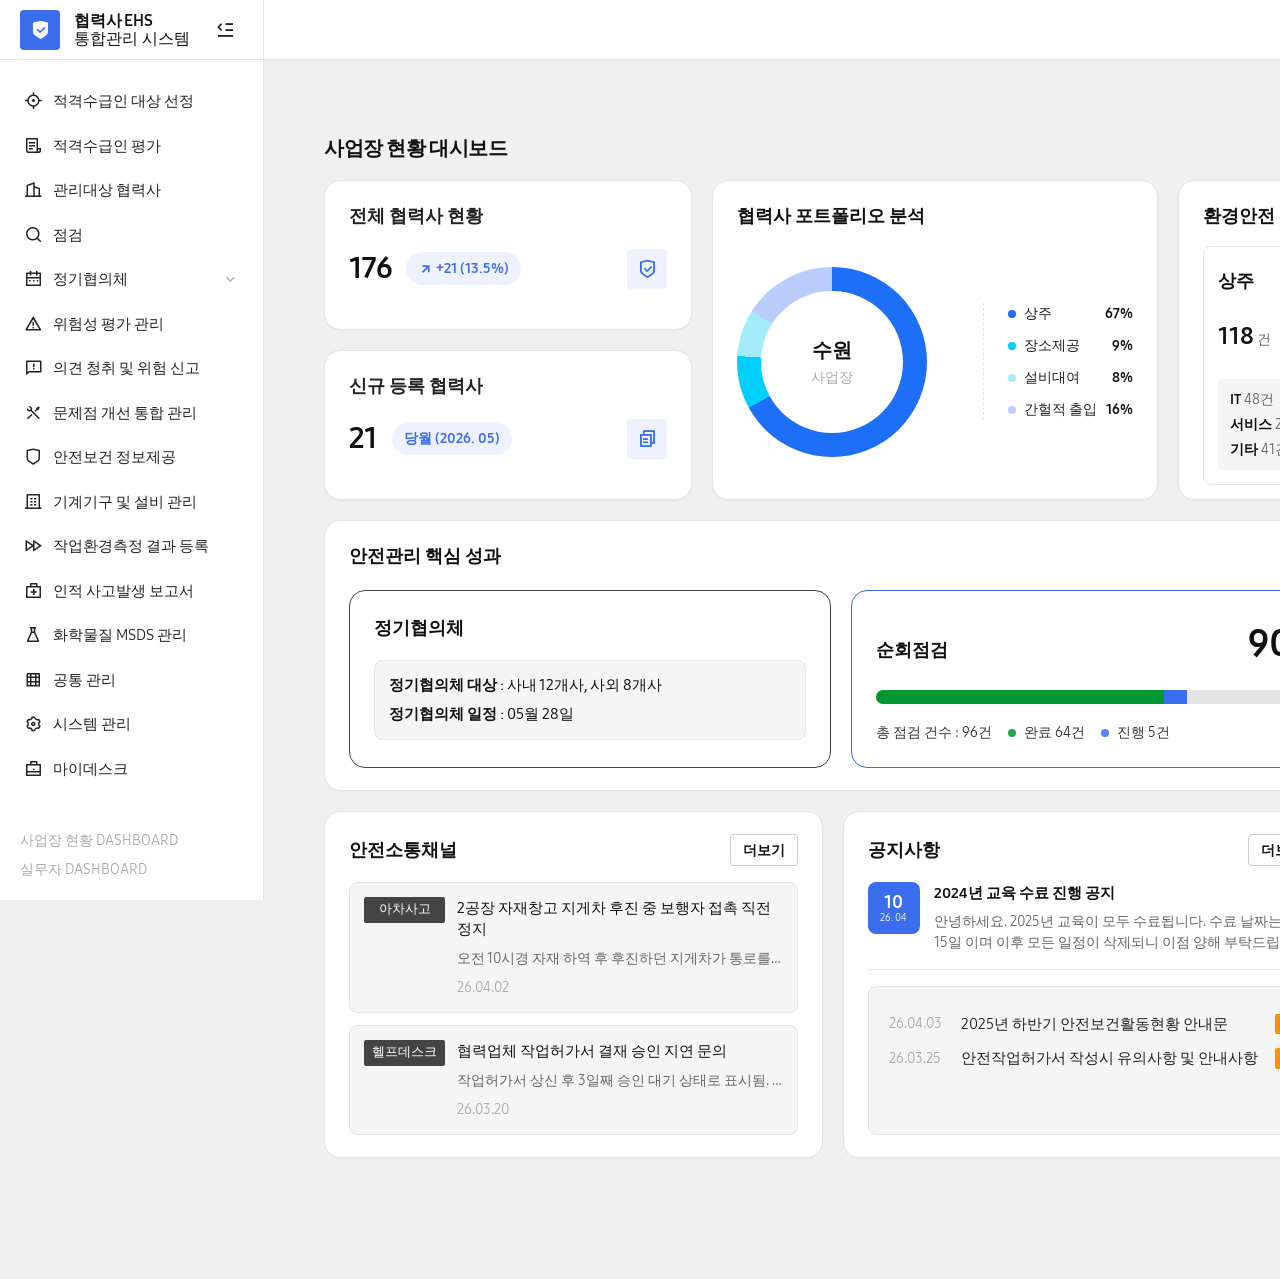
<file: site-dashboard.html>
<!DOCTYPE html>
<html lang="ko">
<head>
<meta charset="utf-8">
<meta name="viewport" content="width=device-width, initial-scale=1">
<title>사업장 현황 대시보드</title>
<link rel="icon" type="image/png" href="images/logo.png?v=8">
<link rel="stylesheet" href="css/variables.css">
<link rel="stylesheet" href="css/tokens.css">
<link rel="stylesheet" href="css/style.css?v=76">
<link href="RemixIcon/remixicon.css" rel="stylesheet">
</head>
<body>
<div class="dash">

  <aside class="dash__sidebar" id="dashSidebar">
    <div class="brand">
      <a href="index.html" class="brand__link">
        <div class="brand__icon"><i class="ri-shield-check-fill"></i></div>
        <div class="brand__text">
          <span class="brand__name">협력사 EHS</span>
          <span class="brand__sub">통합관리 시스템</span>
        </div>
      </a>
      <button type="button" class="brand__toggle" id="sidebarToggle" title="사이드바 접기/펼치기" aria-label="사이드바 접기/펼치기">
        <i class="ri-menu-fold-line"></i>
      </button>
    </div>

    <nav class="nav-list">
      <div class="nav-item">
        <i class="ri-focus-3-line nav-item__icon"></i>
        <span class="nav-item__label">적격수급인 대상 선정</span>
      </div>
      <div class="nav-item">
        <i class="ri-file-list-3-line nav-item__icon"></i>
        <span class="nav-item__label">적격수급인 평가</span>
      </div>
      <div class="nav-item">
        <i class="ri-building-2-line nav-item__icon"></i>
        <span class="nav-item__label">관리대상 협력사</span>
      </div>
      <div class="nav-item">
        <i class="ri-search-line nav-item__icon"></i>
        <span class="nav-item__label">점검</span>
      </div>
      <div class="nav-item nav-item--parent" data-nav-toggle>
        <i class="ri-calendar-2-line nav-item__icon"></i>
        <span class="nav-item__label">정기협의체</span>
        <i class="ri-arrow-down-s-line nav-item__chevron"></i>
      </div>
      <div class="nav-submenu">
        <a href="council-list.html" class="nav-submenu__link">정기협의체</a>
        <a href="council-list-02.html" class="nav-submenu__link">게시판 UI 컴포넌트 모음</a>
      </div>
      <div class="nav-item">
        <i class="ri-alert-line nav-item__icon"></i>
        <span class="nav-item__label">위험성 평가 관리</span>
      </div>
      <div class="nav-item">
        <i class="ri-feedback-line nav-item__icon"></i>
        <span class="nav-item__label">의견 청취 및 위험 신고</span>
      </div>
      <div class="nav-item">
        <i class="ri-tools-line nav-item__icon"></i>
        <span class="nav-item__label">문제점 개선 통합 관리</span>
      </div>
      <div class="nav-item">
        <i class="ri-shield-line nav-item__icon"></i>
        <span class="nav-item__label">안전보건 정보제공</span>
      </div>
      <div class="nav-item">
        <i class="ri-building-4-line nav-item__icon"></i>
        <span class="nav-item__label">기계기구 및 설비 관리</span>
      </div>
      <div class="nav-item">
        <i class="ri-speed-line nav-item__icon"></i>
        <span class="nav-item__label">작업환경측정 결과 등록</span>
      </div>
      <div class="nav-item">
        <i class="ri-first-aid-kit-line nav-item__icon"></i>
        <span class="nav-item__label">인적 사고발생 보고서</span>
      </div>
      <div class="nav-item">
        <i class="ri-flask-line nav-item__icon"></i>
        <span class="nav-item__label">화학물질 MSDS 관리</span>
      </div>
      <div class="nav-item">
        <i class="ri-grid-line nav-item__icon"></i>
        <span class="nav-item__label">공통 관리</span>
      </div>
      <div class="nav-item">
        <i class="ri-settings-3-line nav-item__icon"></i>
        <span class="nav-item__label">시스템 관리</span>
      </div>
      <div class="nav-item">
        <i class="ri-briefcase-line nav-item__icon"></i>
        <span class="nav-item__label">마이데스크</span>
      </div>
    </nav>

    <div class="nav-shortcuts">
      <a href="site-dashboard.html" class="nav-shortcuts__link">사업장 현황 DASHBOARD</a>
      <a href="index.html" class="nav-shortcuts__link">실무자 DASHBOARD</a>    </div>
  </aside>

  <div class="dash__main">

    <header class="topbar">
      <div class="topbar__actions">
        <div class="ui-select ui-select--topbar ui-select--md">
          <button type="button" class="ui-select__trigger">
            <span class="ui-select__value">수원 사업장</span>
            <i class="ri-arrow-down-s-line ui-select__chevron"></i>
          </button>
          <ul class="ui-select__menu">
            <li class="ui-select__option">광주 사업장</li>
            <li class="ui-select__option ui-select__option--selected">수원 사업장</li>
          </ul>
        </div>
        <div class="ui-select ui-select--topbar ui-select--sm">
          <button type="button" class="ui-select__trigger">
            <span class="ui-select__value">한국어</span>
            <i class="ri-arrow-down-s-line ui-select__chevron"></i>
          </button>
          <ul class="ui-select__menu">
            <li class="ui-select__option ui-select__option--selected">한국어</li>
            <li class="ui-select__option">영어</li>
          </ul>
        </div>
        <span class="topbar__user">이성호 <span class="topbar__user-team">[EHS팀]</span></span>
        <button class="icon-btn" title="알림">
          <i class="ri-notification-3-line"></i>
          <span class="icon-btn__dot"></span>
        </button>
        <button class="icon-btn" title="즐겨찾기">
          <i class="ri-star-line"></i>
        </button>
        <button class="icon-btn" title="로그아웃">
          <i class="ri-logout-box-r-line"></i>
        </button>
        <button class="icon-btn" title="메뉴">
          <i class="ri-menu-line"></i>
        </button>
      </div>
    </header>

    <main class="content">

      <div class="page-header">
        <h1 class="page-title">사업장 현황 대시보드</h1>
        <div class="page-meta">
          <span class="page-meta__label">데이터 기준 <span class="page-meta__value">2026-06-22</span></span>
          <button class="toolbar-btn toolbar-btn--primary">
            새로고침
          </button>
        </div>
      </div>

      <div class="portfolio-grid">

        <div class="portfolio-col">
          <div class="panel panel--compact">
            <div class="panel__title-group"><span class="stat-card__title">전체 협력사 현황</span></div>
            <div class="kpi-row">
              <span class="stat-value">176</span>
              <span class="kpi-pill kpi-pill--blue"><i class="ri-arrow-right-up-line"></i>+21 (13.5%)</span>
              <div class="icon-box icon-box--blue"><i class="ri-shield-check-line"></i></div>
            </div>
          </div>
          <div class="panel panel--compact">
            <div class="panel__title-group"><span class="stat-card__title">신규 등록 협력사</span></div>
            <div class="kpi-row">
              <span class="stat-value">21</span>
              <span class="kpi-pill kpi-pill--blue">당월 (2026. 05)</span>
              <div class="icon-box icon-box--blue"><i class="ri-file-copy-2-line"></i></div>
            </div>
          </div>
        </div>

        <div class="portfolio-col portfolio-col--single">
          <div class="panel panel--compact">
            <div class="panel__title-group"><span class="panel__title">협력사 포트폴리오 분석</span></div>
            <div class="donut-legend-row">
              <div class="donut-wrap">
                <div class="donut donut--sm" style="background:conic-gradient(var(--chart-donut-1) 0 67%, var(--chart-donut-2) 67% 76%, var(--chart-donut-3) 76% 84%, var(--chart-donut-4) 84% 100%)">
                  <div class="donut__hole"><span class="donut__label-main">수원</span><span class="donut__label">사업장</span></div>
                </div>
              </div>
              <div class="legend-list legend-list--divided">
                <div class="legend-row"><div class="inline-group"><span class="legend-dot legend-dot--chart-1"></span><span class="legend-label">상주</span></div><span class="legend-value">67%</span></div>
                <div class="legend-row"><div class="inline-group"><span class="legend-dot legend-dot--chart-2"></span><span class="legend-label">장소제공</span></div><span class="legend-value">9%</span></div>
                <div class="legend-row"><div class="inline-group"><span class="legend-dot legend-dot--chart-3"></span><span class="legend-label">설비대여</span></div><span class="legend-value">8%</span></div>
                <div class="legend-row"><div class="inline-group"><span class="legend-dot legend-dot--chart-4"></span><span class="legend-label">간헐적 출입</span></div><span class="legend-value">16%</span></div>
              </div>
            </div>
          </div>
        </div>

        <div class="portfolio-col portfolio-col--single portfolio-col--wide">
          <div class="panel panel--compact">
            <div class="panel__title-group"><span class="panel__title">환경안전 직무구문별 협력사 포트폴리오 분석</span></div>
            <div class="detail-grid detail-grid--4col">
              <div class="detail-item">
                <div class="detail-item__head-row">
                  <span class="detail-item__title">상주</span>
                  <div class="detail-item__icon detail-item__icon--blue"><i class="ri-user-line"></i></div>
                </div>
                <div class="detail-item__value-row"><span class="detail-item__value">118</span><span class="detail-item__unit">건</span></div>
                <div class="job-portfolio-row__breakdown">
                  <span class="job-portfolio-row__stat"><b>IT</b> 48건</span>
                  <span class="job-portfolio-row__stat"><b>서비스</b> 29건</span>
                  <span class="job-portfolio-row__stat"><b>기타</b> 41건</span>
                </div>
              </div>
              <div class="detail-item">
                <div class="detail-item__head-row">
                  <span class="detail-item__title">장소제공</span>
                  <div class="detail-item__icon detail-item__icon--purple"><i class="ri-map-pin-line"></i></div>
                </div>
                <div class="detail-item__value-row"><span class="detail-item__value">16</span><span class="detail-item__unit">건</span></div>
                <div class="job-portfolio-row__breakdown">
                  <span class="job-portfolio-row__stat"><b>서비스</b> 7건</span>
                  <span class="job-portfolio-row__stat"><b>시설관리</b> 2건</span>
                  <span class="job-portfolio-row__stat"><b>기타</b> 7건</span>
                </div>
              </div>
              <div class="detail-item">
                <div class="detail-item__head-row">
                  <span class="detail-item__title">설비대여</span>
                  <div class="detail-item__icon detail-item__icon--orange"><i class="ri-tools-line"></i></div>
                </div>
                <div class="detail-item__value-row"><span class="detail-item__value">14</span><span class="detail-item__unit">건</span></div>
                <div class="job-portfolio-row__breakdown">
                  <span class="job-portfolio-row__stat"><b>서비스</b> 1건</span>
                  <span class="job-portfolio-row__stat"><b>폐기물</b> 0건</span>
                  <span class="job-portfolio-row__stat"><b>기타</b> 13건</span>
                </div>
              </div>
              <div class="detail-item">
                <div class="detail-item__head-row">
                  <span class="detail-item__title">간헐적 출입</span>
                  <div class="detail-item__icon detail-item__icon--green"><i class="ri-door-open-line"></i></div>
                </div>
                <div class="detail-item__value-row"><span class="detail-item__value">28</span><span class="detail-item__unit">건</span></div>
                <div class="job-portfolio-row__breakdown">
                  <span class="job-portfolio-row__stat"><b>서비스</b> 0건</span>
                  <span class="job-portfolio-row__stat"><b>폐기물</b> 20건</span>
                  <span class="job-portfolio-row__stat"><b>기타</b> 8건</span>
                </div>
              </div>
            </div>
          </div>
        </div>
      </div>

      <div class="panel">
        <div class="panel__head">
          <div class="panel__title-group"><span class="panel__title">안전관리 핵심 성과</span></div>
          <span class="badge--gray badge--gray--plain">기준일 : 2026년 5월 15일</span>
        </div>
        <div class="kpi-perf-grid">
          <div class="kpi-perf-card kpi-perf-card--primary kpi-perf-card--text">
            <div class="kpi-perf-card__head"><span class="kpi-perf-card__title">정기협의체</span></div>
            <div class="kpi-perf-card__info">
              <p><span class="kpi-perf-card__info-label">정기협의체 대상 :</span> 사내 12개사, 사외 8개사</p>
              <p><span class="kpi-perf-card__info-label">정기협의체 일정 :</span> 05월 28일</p>
            </div>
          </div>
          <div class="kpi-perf-card kpi-perf-card--primary">
            <div class="kpi-perf-card__head"><span class="kpi-perf-card__title">순회점검</span><span class="kpi-perf-card__pct">90<span class="kpi-perf-card__pct-sign">%</span></span></div>
            <div class="progress progress--lg">
              <div class="progress__fill progress__fill--positive" style="width:66.7%"></div>
              <div class="progress__fill progress__fill--info" style="width:5.2%"></div>
            </div>
            <div class="kpi-perf-card__stats">
              <span>총 점검 건수 : 96건</span>
              <span class="inline-group"><span class="legend-dot legend-dot--positive"></span>완료 64건</span>
              <span class="inline-group"><span class="legend-dot legend-dot--info"></span>진행 5건</span>
            </div>
          </div>
          <div class="kpi-perf-card kpi-perf-card--primary">
            <div class="kpi-perf-card__head"><span class="kpi-perf-card__title">합동점검</span><span class="kpi-perf-card__pct">76<span class="kpi-perf-card__pct-sign">%</span></span></div>
            <div class="progress progress--lg">
              <div class="progress__fill progress__fill--positive" style="width:39.6%"></div>
              <div class="progress__fill progress__fill--info" style="width:12.5%"></div>
            </div>
            <div class="kpi-perf-card__stats">
              <span>총 점검 건수 : 96건</span>
              <span class="inline-group"><span class="legend-dot legend-dot--positive"></span>완료 38건</span>
              <span class="inline-group"><span class="legend-dot legend-dot--info"></span>진행 12건</span>
            </div>
          </div>
        </div>
      </div>

      <div class="bottom-grid bottom-grid--site">

        <div class="panel panel--compact">
          <div class="panel__head">
            <div class="panel__title-group"><span class="panel__title">안전소통채널</span></div>
            <a href="#" class="btn-outline btn-outline--sm">더보기</a>
          </div>
          <div class="news-list">
            <div class="news-item news-item--badge">
              <span class="badge badge--dark">아차사고</span>
              <div class="news-item__body">
                <span class="news-item__title">2공장 자재창고 지게차 후진 중 보행자 접촉 직전 정지</span>
                <span class="news-item__desc">오전 10시경 자재 하역 후 후진하던 지게차가 통로를 지나던 작업자 1m 앞에서 정지함...</span>
                <span class="news-item__date">26.04.02</span>
              </div>
            </div>
            <div class="news-item news-item--badge">
              <span class="badge badge--dark">헬프데스크</span>
              <div class="news-item__body">
                <span class="news-item__title">협력업체 작업허가서 결재 승인 지연 문의</span>
                <span class="news-item__desc">작업허가서 상신 후 3일째 승인 대기 상태로 표시됨. 결재선에 퇴사자 명단이 포함되어...</span>
                <span class="news-item__date">26.03.20</span>
              </div>
            </div>
          </div>
        </div>

        <div class="panel panel--compact">
          <div class="panel__head">
            <div class="panel__title-group"><span class="panel__title">공지사항</span></div>
            <a href="#" class="btn-outline btn-outline--sm">더보기</a>
          </div>
          <div class="notice-featured">
            <div class="notice-date-badge"><span class="notice-date-badge__day">10</span><span class="notice-date-badge__month">26. 04</span></div>
            <div class="notice-featured__body">
              <span class="notice-featured__title">2024년 교육 수료 진행 공지</span>
              <p class="notice-featured__desc">안녕하세요. 2025년 교육이 모두 수료됩니다. 수료 날짜는 12월 15일 이며 이후 모든 일정이 삭제되니 이점 양해 부탁드립니다.</p>
            </div>
          </div>
          <div class="notice-list">
            <div class="notice-row"><span class="notice-row__date">26.04.03</span><span class="notice-row__title">2025년 하반기 안전보건활동현황 안내문</span><span class="tag-new">N</span></div>
            <div class="notice-row"><span class="notice-row__date">26.03.25</span><span class="notice-row__title">안전작업허가서 작성시 유의사항 및 안내사항</span><span class="tag-new">N</span></div>
          </div>
        </div>

        <div class="panel panel--compact">
          <span class="panel__title">캘린더</span>
          <div class="chart-placeholder">캘린더 영역</div>
        </div>
      </div>

      <footer class="page-footer">
        <div class="page-footer__content">
          <span>ⓒ Samsung</span>
          <a href="#">개인정보처리방침</a>
          <span class="page-footer__divider">|</span>
          <a href="#">이용약관</a>
        </div>
      </footer>
    </main>
  </div>
</div>
<script>
  document.querySelectorAll('[data-nav-toggle]').forEach(function (btn) {
    btn.addEventListener('click', function () {
      btn.classList.toggle('is-open');
    });
  });

  (function () {
    var sidebar = document.getElementById('dashSidebar');
    var toggle = document.getElementById('sidebarToggle');
    var icon = toggle.querySelector('i');
    toggle.addEventListener('click', function () {
      var collapsed = sidebar.classList.toggle('is-collapsed');
      icon.className = collapsed ? 'ri-menu-unfold-line' : 'ri-menu-fold-line';
    });
  })();

  document.querySelectorAll('.ui-select').forEach(function (sel) {
    var trigger = sel.querySelector('.ui-select__trigger');
    var valueEl = sel.querySelector('.ui-select__value');
    var options = sel.querySelectorAll('.ui-select__option');

    trigger.addEventListener('click', function (e) {
      e.stopPropagation();
      var willOpen = !sel.classList.contains('is-open');
      document.querySelectorAll('.ui-select.is-open').forEach(function (s) { s.classList.remove('is-open'); });
      if (willOpen) sel.classList.add('is-open');
    });

    options.forEach(function (opt) {
      opt.addEventListener('click', function () {
        options.forEach(function (o) { o.classList.remove('ui-select__option--selected'); });
        opt.classList.add('ui-select__option--selected');
        valueEl.textContent = opt.textContent;
        sel.classList.remove('is-open');
      });
    });
  });

  document.addEventListener('click', function () {
    document.querySelectorAll('.ui-select.is-open').forEach(function (s) { s.classList.remove('is-open'); });
  });
</script>
</body>
</html>
</file>
<file: css/variables.css>
/* ==========================================================================
   DUEGO SYSTEM Design System v1.0
   variables.css — 전체 사이트 디자인 토큰
   규칙: 이 파일의 변수만 사용. 하드코딩 hex 금지.
   ========================================================================== */

:root {

   /* -----------------------------------------------------------------------
       1. PRIMARY COLOR (Blue)
       메인 CTA, 링크, 아이콘 → --primary-700 (#1A3FB8) 하나로 통일
    ----------------------------------------------------------------------- */
   --primary-50: #EEF2FF;
   --primary-100: #E0E7FF;
   --primary-200: #C7D2FE;
   --primary-300: #A5B4FC;
   --primary-400: #6D8EF8;
   --primary-500: #3B6DEF;
   /* ★ Primary Main — CTA, 링크, 아이콘 */
   --primary-600: #2952D4;
   /* 중간 강조 */
   --primary-700: #1A3FB8;
   /* 다크 강조 */
   --primary-800: #122D8A;
   /* 다크 섹션 강조 (구 --clavis-blue 대체) */
   --primary-900: #0B1F63;
   /* 다크 배경 텍스트 */

   /* Semantic 매핑 */
   --primary: var(--primary-700);
   --primary-hover: var(--primary-800);
   --primary-dark: var(--primary-900);


   /* -----------------------------------------------------------------------
       2. GRAYSCALE
    ----------------------------------------------------------------------- */
   --gray-0: #FFFFFF;
   --gray-100: #FAFAFA;
   --gray-150: #F5F5F5;
   --gray-200: #F0F0F0;
   --gray-300: #E4E4E4;
   /* border 기본값 */
   --gray-400: #CCCCCC;
   /* border 강조, 넘버 컬러 */
   --gray-500: #AAAAAA;
   /* 브레드크럼, 플레이스홀더 */
   --gray-600: #666666;
   /* 보조 텍스트 */
   --gray-700: #444444;
   /* 중간 강조 텍스트 */
   --gray-800: #222222;
   /* 서브 제목 텍스트 */
   --gray-900: #111111;
   /* 기본 텍스트 */

   /* -----------------------------------------------------------------------
       SEMANTIC TOKENS — 안티그라비티는 반드시 이 변수명으로 지시
       그레이 숫자 직접 사용 금지. 시맨틱 변수만 사용할 것.
    ----------------------------------------------------------------------- */

   /* 배경 */
   --bg-primary: var(--gray-0);
   /* 기본 흰 배경 */
   --bg-secondary: var(--gray-200);
   /* 섹션 배경, 카드 배경 */
   --bg-dark: var(--gray-900);
   /* 다크 섹션 배경 */
   --surface: #FCFCFC;
   /* 카드, 팝업 서피스 */

   /* 텍스트 */
   --text-primary: var(--gray-900);
   /* 기본 텍스트 #111 */
   --text-secondary: var(--gray-600);
   /* 보조 텍스트 #666 */
   --text-tertiary: var(--gray-500);
   /* 비활성 텍스트 #aaa */
   --text-disabled: var(--gray-400);
   /* 비활성/플레이스홀더 */
   --text-inverse: var(--gray-0);
   /* 다크 배경 위 흰 텍스트 */
   --text-accent: var(--primary-500);
   /* 강조 텍스트 (블루) */

   /* 보더 */
   --border-color: var(--gray-300);
   /* 기본 구분선, 카드 테두리 */
   --border-strong: var(--gray-400);
   /* 강조 테두리, 호버 테두리 */
   --border-focus: var(--primary-500);
   /* 포커스 상태 테두리 */

   /* 브랜드 */
   --primary: var(--primary-500);
   /* 메인 CTA, 링크, 아이콘 */
   --primary-hover: var(--primary-600);
   /* 호버 상태 */
   --primary-dark: var(--primary-800);
   /* 다크 배경 강조 */

   /* 네비게이션 */
   --nav-bg: rgba(255, 255, 255, 0.95);
   /* GNB 배경 */


   /* -----------------------------------------------------------------------
       3. BADGE / TAG 전용 컬러 (변경 없이 유지)
    ----------------------------------------------------------------------- */
   --badge-cert: #6c42a4;
   /* 인증서 */
   --badge-patent: #b1229c;
   /* 특허증 */
   --badge-reg: #00a4bb;
   /* 등록증 */


   /* -----------------------------------------------------------------------
       4. TYPOGRAPHY
    ----------------------------------------------------------------------- */

   /* 폰트 패밀리 — SamsungOne 하나로 통일 (한글/영문/숫자 모두) */
   --font-base: 'SamsungOne', -apple-system, BlinkMacSystemFont, "Segoe UI", sans-serif;
   --font-point: var(--font-base);

   /* 폰트 사이즈 */
   --fs-display: 50px;
   /* 메인 비주얼 전용 (hero, 대형 숫자) */
   --fs-h1: 42px;
   /* 서브 섹션 대제목 (국문) */
   --fs-h1-en: 44px;
   /* 서브 섹션 대제목 (영문) */
   --fs-sub-h1: 50px;
   /* 서브 페이지 상단 H1 타이틀 */
   --fs-40: 40px;
   /* h1~h2 사이 대제목 */
   --fs-38: 38px;
   /* h1~h2 사이 중제목 */
   --fs-36: 36px;
   /* h1~h2 사이 소제목 */
   --fs-h2: 32px;
   /* 섹션 소제목 */
   --fs-h3: 24px;
   /* 카드 타이틀, 다이어그램 타이틀 */
   --fs-h4: 20px;
   /* 강조 본문, 인트로 텍스트 */
   --fs-body: 18px;
   /* 기본 본문 (전사 기준) */
   --fs-small: 15px;
   /* 보조 텍스트, 탭, 타이틀 옆 영문 */
   --fs-caption: 14px;
   /* 라벨, 배지, 섹션 태그 */

   /* 폰트 굵기 */
   --fw-regular: 400;
   --fw-semibold: 600;
   --fw-bold: 700;
   /* display 전용, 최대값 */

   /* 행간 */
   --lh-tight: 1.1;
   --lh-heading: 1.2;
   --lh-title: 1.4;
   --lh-normal: 1.5;
   --lh-body: 1.6;

   /* 자간 */
   --ls-tight: -2px;
   --ls-heading: -1px;
   --ls-normal: 0;
   --ls-point: 0.01em;
   /* 영문 타이틀/숫자 자간 보정 시 적용 */


   /* -----------------------------------------------------------------------
       5. SPACING (4px 단위 배수)
    ----------------------------------------------------------------------- */
   --space-1: 4px;
   --space-2: 8px;
   --space-3: 12px;
   --space-4: 16px;
   --space-5: 20px;
   --space-6: 24px;
   --space-8: 32px;
   --space-10: 40px;
   --space-12: 48px;
   --space-16: 64px;
   --space-20: 80px;
   /* section-divider 상하 여백 */
   --space-25: 100px;
   /* 서브 컨텐츠 상단 여백 기준 */
   --space-30: 120px;
   /* 대형 섹션 간격 */
   --space-37: 150px;
   /* 서브 컨텐츠 하단 여백 */

   /* 레이아웃 */
   --content-width: 1440px;
   /* 컨텐츠 최대 너비 */
   --content-padding: 40px;
   /* 좌우 패딩 (데스크탑) */
   --content-padding-m: 20px;
   /* 좌우 패딩 (태블릿/모바일) */
   --navbar-height: 94px;
   /* 고정 navbar 높이 */
   --sub-header-pt: 128px;
   /* 서브 헤더 padding-top */
   --main-padding: 300px;


   /* -----------------------------------------------------------------------
       6. BORDER RADIUS
       기본 기조: 샤프(sharp) → radius-sm(4px) 위주
       특수 컴포넌트(다이어그램 등)는 예외 하드코딩 허용
    ----------------------------------------------------------------------- */
   --radius-none: 0px;
   --radius-xs: 2px;
   /* 배지, 태그, 필터버튼 */
   --radius-sm: 4px;
   /* 이미지, 카드 기본 ★ 주력, 인풋/드롭다운/버튼 (같은 줄에 나란히 놓이는 폼 컨트롤 공통) */
   --radius-md: 8px;
   /* 팝업 */
   --radius-lg: 16px;
   /* 큰 카드, 모달 */
   --radius-xl: 24px;
   /* 특수 컴포넌트 */
   --radius-full: 50px;
   /* 필 버튼, 태그 */
   --radius-circle: 50%;
   /* 프로필, 로고 원형 */


   /* -----------------------------------------------------------------------
       7. CONTROL HEIGHT
       인풋, 드롭다운, 버튼 등 한 줄에 나란히 놓이는 폼 컨트롤은
       높이를 반드시 통일해 baseline을 맞춘다
    ----------------------------------------------------------------------- */
   --control-height: 40px;
   /* 인풋, 셀렉트/드롭다운 트리거, 버튼 공통 높이 ★ 필수 통일 (기본 사이즈) */
   --control-height-topbar: 36px;
   /* 상단 topbar 버튼(언어/사업장 선택, 알림) 전용 높이 */
   --control-height-sm: 32px;
   /* 테이블 내 아이콘 버튼, 페이지네이션 등 컴팩트 버튼 높이 */

   /* -----------------------------------------------------------------------
       8. CHECK CONTROL SIZE (체크박스 / 라디오버튼)
       Small(S) / Medium(M) / Large(L) 3단. 체크박스와 라디오버튼은 동일 크기 사용.
       현재는 Medium(16px)만 전체 적용.
    ----------------------------------------------------------------------- */
   --control-size-sm: 14px;
   --control-size-md: 16px;
   /* ★ 기본 사이즈 — 체크박스/라디오버튼 전체 적용 */
   --control-size-lg: 18px;

}

/* ==========================================================================
   RESPONSIVE FONT SIZE OVERRIDES
   ========================================================================== */

@media (max-width: 768px) {
    :root {
        --fs-display: 30px;
        --fs-h1:      26px;
        --fs-h1-en:   26px;
        --fs-40:      26px;
        --fs-38:      24px;
        --fs-36:      22px;
        --fs-h2:      22px;
        --fs-h3:      18px;
        --fs-h4:      16px;
        --fs-body:    16px;
    }
}

@media (max-width: 480px) {
    :root {
        --fs-display: 26px;
        --fs-h1:      22px;
        --fs-h1-en:   22px;
        --fs-40:      22px;
        --fs-38:      20px;
        --fs-36:      18px;
        --fs-h2:      20px;
        --fs-h3:      16px;
        --fs-h4:      15px;
        --fs-body:    15px;
    }
}
</file>
<file: css/tokens.css>
/* ==========================================================================
   tokens.css
   variables.css 를 건드리지 않고, 이 프로젝트에만 필요한 토큰을 추가하는 파일.
   (variables.css 에는 상태색이 없어서 같은 네이밍 방식으로 추가함)
   ========================================================================== */

@font-face {
  font-family: "SamsungOne";
  font-weight: 200;
  font-style: normal;
  font-display: swap;
  src: url("../SamsungOneFont/SamsungOne-200_v2.1_20260122.ttf") format("truetype");
}
@font-face {
  font-family: "SamsungOne";
  font-weight: 300;
  font-style: normal;
  font-display: swap;
  src: url("../SamsungOneFont/SamsungOne-300_v2.1_20260122.ttf") format("truetype");
}
@font-face {
  font-family: "SamsungOne";
  font-weight: 400;
  font-style: normal;
  font-display: swap;
  src: url("../SamsungOneFont/SamsungOne-400_v2.1_20260122.ttf") format("truetype");
}
@font-face {
  font-family: "SamsungOne";
  font-weight: 500;
  font-style: normal;
  font-display: swap;
  src: url("../SamsungOneFont/SamsungOne-500_v2.1_20260122.ttf") format("truetype");
}
@font-face {
  font-family: "SamsungOne";
  font-weight: 600;
  font-style: normal;
  font-display: swap;
  src: url("../SamsungOneFont/SamsungOne-600_v2.1_20260122.ttf") format("truetype");
}
@font-face {
  font-family: "SamsungOne";
  font-weight: 700;
  font-style: normal;
  font-display: swap;
  src: url("../SamsungOneFont/SamsungOne-700_v2.1_20260122.ttf") format("truetype");
}
@font-face {
  font-family: "SamsungOne";
  font-weight: 800;
  font-style: normal;
  font-display: swap;
  src: url("../SamsungOneFont/SamsungOne-800_v2.1_20260122.ttf") format("truetype");
}

:root {
  /* 상태색 — variables.css 의 primary/gray 톤과 어울리도록 채도 맞춤 */
  --status-positive: #009632;
  --status-positive-bg: #E0F2E6;
  --status-info: var(--primary);       /* 신호등 컬러 4번째 — "조치중"(파랑) */
  --status-info-bg: var(--primary-50);
  --status-caution: #FF9200;
  --status-caution-bg: #FEF4E6;
  --status-negative: #FF4242;
  --status-negative-bg: #FEECEC;

  /* 전용 여백/폰트 스케일 (variables.css 의 4px 스케일에 없는 촘촘한 값만) */
  --radius-pill: 999px;

  /* ---------------------------------------------------------------------
     TODO(임시 — 디자인시스템 미정): site-dashboard.html 전용 색상.
     Figma에 기존 토큰과 맞는 색이 없어 우선 추가. 추후 디자인시스템 정리 시
     정식 팔레트로 교체/편입 필요. primary·status 계열과 겹치는 색은
     기존 토큰(var(--primary), var(--primary-dark), var(--primary-400),
     var(--status-positive) 등)을 그대로 재사용했고, 아래 4개만 신규임.
     --------------------------------------------------------------------- */
  --site-teal: #14B8A6;      /* 전체 협력사 아이콘, "물류" 범례 */
  --site-gold: #FFC542;      /* 도넛 "설비대여", 핵심성과 진척 바 완료색 */
  --site-cyan: #22D3EE;      /* "시설관리" 범례/바 */
  --site-pink: #EC4899;      /* "폐기물" 범례/바 */

  /* ---------------------------------------------------------------------
     CHART COLORS — 도넛차트 색상 (비중 큰 순 → 작은 순, 4단계 고정 세트)
     새 도넛차트를 만들 때는 색을 새로 정하지 말고 이 4개를 순서대로 사용
     --------------------------------------------------------------------- */
  --chart-donut-1: #1E6FF7;  /* 1순위(최대 비중) — 진한 블루 */
  --chart-donut-2: #00D0FF;  /* 2순위 — 브라이트 시안 */
  --chart-donut-3: #A5ECFA;  /* 3순위 — 페일 시안 */
  --chart-donut-4: #BACDFC;  /* 4순위(최소 비중) — 라이트 라벤더블루 */

  /* ---------------------------------------------------------------------
     CHART COLORS — 바차트(세그먼트 바) 색상, 6단계 고정 세트
     다른 시맨틱 토큰(상태색 등)에 얹지 않고 차트 전용으로 독립된 값 사용.
     새 바차트를 만들 때는 색을 새로 정하지 말고 이 6개를 순서대로 사용
     --------------------------------------------------------------------- */
  --chart-bar-1: #2DA1FE;  /* 1순위 — 블루 (해칭 적용) */
  --chart-bar-2: #6889FE;  /* 2순위 — 인디고 */
  --chart-bar-3: #B470FE;  /* 3순위 — 퍼플 */
  --chart-bar-4: #FF71C5;  /* 4순위 — 핑크 */
  --chart-bar-5: #FD9E42;  /* 5순위 — 오렌지 */
  --chart-bar-6: #B7CFFE;  /* 6순위 — 라이트 블루 */

  /* ---------------------------------------------------------------------
     LABEL COLORS — 등급/상태 라벨 파스텔 4색 고정 세트 (텍스트 색 + 옅은 배경)
     등급 배지(A/B/S급 등), 상태 라벨(진행중/완료 등), KPI 트렌드 pill 등
     색이 있는 작은 라벨/칩이 필요한 모든 곳에서 이 4개만 사용
     --------------------------------------------------------------------- */
  --label-blue: var(--primary);              /* #3B6DEF */
  --label-blue-bg: var(--primary-50);        /* #EEF2FF */
  --label-green: var(--status-positive);     /* #009632 */
  --label-green-bg: var(--status-positive-bg); /* #D9FFE6 */
  --label-purple: #A855F7;
  --label-purple-bg: #F3E8FF;
  --label-orange: var(--status-caution);     /* #FF9200 */
  --label-orange-bg: var(--status-caution-bg); /* #FEF4E6 */
}
</file>
<file: css/style.css>
/* ==========================================================================
   style.css — 화면 공통 셸 + 컴포넌트 스타일
   variables.css(회사 공통 토큰) + tokens.css(상태색 추가분) 기반.
   시맨틱 클래스만 사용, 하드코딩 hex 없음, !important 없음.

   타이포그래피 — 이 화면 전용 3단 체계 (비주얼 요소가 거의 없는 조밀한 화면이라
   변수형.css의 h1~h4 스케일 대신 아래 3단만 사용):
     기본(base)   16px  var(--fs-small)    — 본문, 네비, 값 텍스트
     타이틀(title) 18px  var(--fs-body)     — 페이지/패널/카드/아이템 타이틀
     범례(caption) 14px  var(--fs-caption)  — 배지, 라벨, 범례, 보조 설명
   단, KPI 숫자(스탯 카드 큰 숫자, 도넛 %, 문제점 합계 등)는 이 체계 밖의
   별도 디스플레이 사이즈로 그대로 유지함.
   ========================================================================== */

/* --- Reset & Base --- */
* { margin: 0; padding: 0; box-sizing: border-box; }
html, body { height: 100%; }
body {
  font-family: var(--font-base);
  font-size: var(--fs-small); /* 16px 기본 */
  line-height: var(--lh-normal);
  color: var(--text-primary);
  background: var(--bg-primary);
  -webkit-font-smoothing: antialiased;
  word-break: keep-all;
}
a { color: var(--primary); text-decoration: none; }
button { font: inherit; color: inherit; background: none; border: none; cursor: pointer; }
[class^="ri-"] { flex-shrink: 0; line-height: 1; }

*::-webkit-scrollbar { width: 10px; height: 10px; }
*::-webkit-scrollbar-thumb { background: var(--gray-300); border-radius: var(--radius-md); border: 3px solid transparent; background-clip: content-box; }
*::-webkit-scrollbar-track { background: transparent; }

/* --- Shell layout --- */
.dash { display: flex; min-height: 100vh; min-width: 1920px; background: var(--bg-secondary); }

/* --- Sidebar --- */
.dash__sidebar {
  width: 264px; flex: 0 0 264px;
  background: var(--bg-primary);
  border-right: 1px solid var(--border-color);
  position: sticky; top: 0; height: 100vh;
  display: flex; flex-direction: column;
}
.brand { display: flex; align-items: center; gap: 14px; height: 60px; flex: 0 0 60px; padding: 0 20px; border-bottom: 1px solid var(--border-color); }
.brand__link { display: flex; align-items: center; gap: 14px; overflow: hidden; min-width: 0; }
.brand__icon {
  width: 40px; height: 40px; flex: 0 0 40px; border-radius: var(--radius-sm);
  background: var(--primary); color: var(--text-inverse); font-size: 20px;
  display: flex; align-items: center; justify-content: center;
}
.brand__text { display: flex; flex-direction: column; justify-content: center; align-items: flex-start; gap: 2px; overflow: hidden; height: 100%; }
.brand__name { font-size: 16px; line-height: 1; font-weight: var(--fw-bold); letter-spacing: -0.01em; color: var(--text-primary); white-space: nowrap; }
.brand__sub { font-size: 16px; line-height: 1; color: var(--text-primary); white-space: nowrap; overflow: hidden; text-overflow: ellipsis; }
.brand__toggle {
  margin-left: auto; flex: 0 0 auto; width: var(--control-height-topbar); height: var(--control-height-topbar);
  border: none; background: none;
  border-radius: var(--radius-sm); display: flex; align-items: center; justify-content: center;
  font-size: 20px; color: var(--gray-800); cursor: pointer;
}
.brand__toggle:hover { background: var(--bg-secondary); }

.dash__sidebar.is-collapsed { width: 72px; flex: 0 0 72px; }
.dash__sidebar.is-collapsed .brand { padding: 0; justify-content: center; }
.dash__sidebar.is-collapsed .brand__link { display: none; }
.dash__sidebar.is-collapsed .brand__toggle { margin-left: 0; }
.dash__sidebar.is-collapsed .nav-section-label,
.dash__sidebar.is-collapsed .nav-item__label,
.dash__sidebar.is-collapsed .nav-item__chevron,
.dash__sidebar.is-collapsed .nav-shortcuts,
.dash__sidebar.is-collapsed .user-card__info { display: none; }
.dash__sidebar.is-collapsed .nav-item { justify-content: center; padding: 10px; }
.dash__sidebar.is-collapsed .user-card { justify-content: center; }

.nav-list { flex: 1; overflow-y: auto; padding: 20px 12px 20px; display: flex; flex-direction: column; gap: 2px; }
.nav-section-label { padding: 14px 10px 6px; font-size: var(--fs-small); font-weight: var(--fw-semibold); letter-spacing: 0.04em; color: var(--text-tertiary); }
.nav-item { display: flex; align-items: center; gap: 10px; padding: 10px 12px; border-radius: var(--radius-sm); color: var(--gray-800); cursor: pointer; }
.nav-item:hover { background: var(--bg-secondary); }
.nav-item__icon { font-size: 18px; width: 19px; text-align: center; }
.nav-item__label { flex: 1; font-size: var(--fs-small); }
.nav-item__chevron { flex: 0 0 auto; font-size: 16px; color: var(--text-tertiary); transition: transform .15s ease; }
.nav-item--parent.is-open .nav-item__chevron { transform: rotate(180deg); color: var(--primary); }
.nav-item--parent.is-open { color: var(--primary); }

.nav-submenu { display: none; flex-direction: column; gap: 2px; padding: 2px 12px 2px 24px; }
.nav-item--parent.is-open + .nav-submenu { display: flex; }
.nav-submenu__link { display: flex; align-items: center; gap: 8px; padding: 8px 10px; border-radius: var(--radius-sm); font-size: var(--fs-small); color: var(--gray-800); }
.nav-submenu__link::before { content: ''; width: 4px; height: 4px; flex: 0 0 4px; border-radius: var(--radius-circle); background: var(--gray-400); }
.nav-submenu__link--active::before { background: var(--primary); }
.nav-submenu__link:hover { background: var(--bg-secondary); }
.nav-submenu__link--active { background: var(--primary-50); color: var(--primary); }
.dash__sidebar.is-collapsed .nav-submenu { display: none; }

.nav-shortcuts { padding: 14px 20px 20px; display: flex; flex-direction: column; gap: 8px; }
.nav-shortcuts__link { font-size: var(--fs-caption); color: var(--text-tertiary); }

.user-card { padding: 14px 16px; border-top: 1px solid var(--border-color); display: flex; align-items: center; gap: 10px; }
.user-card__avatar { width: 34px; height: 34px; border-radius: var(--radius-circle); background: var(--primary-50); color: var(--primary); display: flex; align-items: center; justify-content: center; font-size: var(--fs-small); font-weight: var(--fw-bold); flex: 0 0 34px; }
.user-card__info { display: flex; flex-direction: column; gap: 1px; flex: 1; min-width: 0; }
.user-card__name { font-size: var(--fs-small); font-weight: var(--fw-semibold); color: var(--text-primary); }
.user-card__role { font-size: var(--fs-small); font-weight: 500; color: var(--text-tertiary); }
.user-card__email { font-size: var(--fs-small); color: var(--text-secondary); overflow: hidden; text-overflow: ellipsis; white-space: nowrap; }

/* --- Main column --- */
.dash__main { flex: 1; display: flex; flex-direction: column; min-width: 0; }

.topbar {
  height: 60px; flex: 0 0 60px;
  background: var(--bg-primary);
  border-bottom: 1px solid var(--border-color);
  display: flex; align-items: center; justify-content: flex-end;
  padding: 0 28px; position: sticky; top: 0; z-index: 5;
}
.topbar__actions { display: flex; align-items: center; gap: 10px; }

.toolbar-btn {
  display: flex; align-items: center; gap: 6px; height: var(--control-height-topbar); padding: 0 12px;
  border: 1px solid var(--border-strong); background: var(--bg-primary);
  border-radius: var(--radius-md); font-size: var(--fs-small); color: var(--gray-800);
  white-space: nowrap; flex-shrink: 0;
}
.toolbar-btn:hover { background: var(--bg-secondary); }
.toolbar-btn--primary { font-weight: var(--fw-semibold); color: var(--text-primary); }

.icon-btn {
  position: relative; width: var(--control-height-topbar); height: var(--control-height-topbar);
  border: 1px solid var(--border-strong); background: var(--bg-primary);
  border-radius: var(--radius-md); display: inline-flex; align-items: center; justify-content: center;
  font-size: 18px; color: var(--gray-800);
}
.icon-btn:hover { background: var(--bg-secondary); }
.icon-btn__dot { position: absolute; top: 7px; right: 8px; width: 7px; height: 7px; border-radius: var(--radius-circle); background: var(--status-negative); border: 1.5px solid var(--bg-primary); }

.topbar__user { font-size: var(--fs-small); font-weight: var(--fw-semibold); color: var(--text-primary); white-space: nowrap; margin-left: 20px; }
.topbar__user-team { font-weight: var(--fw-regular); color: var(--text-secondary); margin-left: 2px; }

/* --- Content --- */
.content { flex: 1; padding: 60px; display: flex; flex-direction: column; gap: 20px; }

.page-header { display: flex; align-items: flex-end; justify-content: space-between; gap: 16px; min-height: var(--control-height); }
.page-title { font-size: var(--fs-h4); line-height: var(--lh-heading); font-weight: var(--fw-bold); letter-spacing: -0.02em; color: var(--text-primary); }
.page-meta { display: flex; align-items: center; gap: 12px; }
.page-meta__label { font-size: var(--fs-small); color: var(--text-tertiary); }
.page-meta__value { font-weight: var(--fw-semibold); color: var(--gray-800); }

.page-tabs { display: flex; }
.page-tabs::after { content: ""; flex: 1; align-self: flex-end; height: 0; border-bottom: 1px solid var(--gray-500); }
.page-tabs__item {
  height: 40px; box-sizing: border-box; display: inline-flex; align-items: center; justify-content: center;
  padding: 0 40px; font-size: 15px; font-weight: var(--fw-regular);
  color: var(--text-tertiary); background: var(--gray-300); border: 1px solid var(--gray-400);
  cursor: pointer;
}
.page-tabs__item + .page-tabs__item { margin-left: -1px; }
.page-tabs__item:first-child { border-top-left-radius: var(--radius-sm); }
.page-tabs__item:last-child { border-top-right-radius: var(--radius-sm); }
.page-tabs__item:hover { color: var(--text-primary); }
.page-tabs__item--active {
  background: var(--bg-primary); color: var(--primary); font-weight: var(--fw-bold);
  border-top: 1px solid var(--gray-500); border-bottom: 2px solid var(--primary);
  border-left: 1px solid var(--gray-500); border-right: 1px solid var(--gray-500);
  position: relative; z-index: 2; margin-bottom: -2px;
}

.page-tabs--underline { border-bottom: 1px solid var(--gray-400); }
.page-tabs--underline .page-tabs__item {
  background: transparent; border: none; border-radius: 0; margin-left: 0;
  border-bottom: 2px solid transparent;
}
.page-tabs--underline .page-tabs__item:hover { color: var(--text-primary); }
.page-tabs--underline .page-tabs__item--active {
  background: transparent; border: none; border-bottom: 2px solid var(--primary);
  position: static; z-index: auto; margin-bottom: 0;
}

.breadcrumb { display: flex; align-items: center; gap: 4px; font-size: var(--fs-caption); color: var(--text-tertiary); }
.breadcrumb--top { margin-top: -40px; }
.breadcrumb__link { display: inline-flex; align-items: center; gap: 4px; color: var(--text-tertiary); }
.breadcrumb__link:hover { color: var(--text-primary); text-decoration: underline; }
.breadcrumb__sep { font-size: 16px; color: var(--text-tertiary); }
.breadcrumb__current { color: var(--text-primary); }

/* --- Stat cards --- */
.stat-grid { display: grid; grid-template-columns: repeat(4, 1fr); gap: 20px; }
.stat-card {
  background: var(--bg-primary); border: 1px solid var(--border-color);
  border-radius: var(--radius-lg); box-shadow: 0 1px 2px rgba(0, 0, 0, 0.03);
  padding: 20px; display: flex; flex-direction: column; gap: 15px;
}
.stat-card__head { display: flex; align-items: center; justify-content: space-between; }
.inline-group { display: flex; align-items: center; gap: 8px; }
.col { display: flex; flex-direction: column; }
.col--tight { gap: 2px; }
.icon-box { width: 40px; height: 40px; border-radius: var(--radius-sm); background: var(--label-blue-bg); display: flex; align-items: center; justify-content: center; font-size: 20px; color: var(--label-blue); }
.icon-box--positive, .icon-box--green { background: var(--label-green-bg); color: var(--label-green); }
.icon-box--blue { background: var(--label-blue-bg); color: var(--label-blue); }
.icon-box--purple { background: var(--label-purple-bg); color: var(--label-purple); }
.icon-box--orange { background: var(--label-orange-bg); color: var(--label-orange); }
.stat-card__title { font-size: var(--fs-body); font-weight: var(--fw-semibold); color: var(--gray-800); white-space: nowrap; overflow: hidden; text-overflow: ellipsis; }
.stat-value-row { display: flex; align-items: baseline; gap: 5px; }
.stat-card--indent-body .stat-value-row, .stat-card--indent-body .stat-note { margin-left: 20px; }
.stat-value { font-size: 30px; font-weight: var(--fw-bold); letter-spacing: -0.02em; color: var(--text-primary); } /* KPI 디스플레이, 3단 체계 예외 */
.stat-unit { font-size: var(--fs-small); font-weight: var(--fw-semibold); color: var(--text-secondary); }
.stat-note { font-size: var(--fs-small); color: var(--text-secondary); margin-top: -6px; }
.stat-footer { display: flex; background: var(--gray-150); border-radius: var(--radius-md); padding: 14px 0; }
.stat-footer__col { flex: 1; display: flex; flex-direction: column; align-items: center; gap: 3px; }
.stat-footer__col--split { border-left: 1px dotted var(--border-strong); }
.stat-footer__value { font-size: 22px; font-weight: var(--fw-bold); color: var(--text-primary); } /* KPI 디스플레이, 3단 체계 예외 */
.stat-footer__label { font-size: var(--fs-small); color: var(--text-tertiary); }

/* --- Badges & inline amounts (전부 범례 급 = caption) --- */
.badge { font-size: var(--fs-caption); font-weight: var(--fw-bold); padding: 3px 8px; border-radius: var(--radius-xs); }
.badge--positive { color: var(--status-positive); background: var(--status-positive-bg); }
.badge--primary { color: var(--primary); background: var(--primary-50); }
.badge--negative { color: var(--status-negative); background: var(--status-negative-bg); }
.badge--dark { color: var(--text-inverse); background: var(--gray-700); }
.badge--positive-pill { font-size: var(--fs-caption); font-weight: var(--fw-bold); color: var(--status-positive); background: var(--status-positive-bg); border-radius: var(--radius-xs); padding: 5px 11px; }
.badge--gray { font-size: var(--fs-caption); font-weight: var(--fw-bold); color: var(--text-primary); background: var(--gray-300); padding: 2px 7px; border-radius: var(--radius-xs); }
.badge--gray--plain { background: none; padding: 0; }
.badge--gray-sm { font-size: var(--fs-caption); font-weight: var(--fw-bold); color: var(--text-primary); background: var(--gray-300); padding: 2px 8px; border-radius: var(--radius-sm); }
.badge--blue-sm { font-size: var(--fs-caption); font-weight: var(--fw-semibold); color: var(--primary); background: var(--primary-50); padding: 2px 7px; border-radius: var(--radius-xs); }

.amount--caution { color: var(--status-caution); font-weight: var(--fw-bold); }
.amount--negative { color: var(--status-negative); font-weight: var(--fw-bold); }
.amount--accent { color: var(--text-primary); font-weight: var(--fw-bold); }
.amount--positive { color: var(--text-primary); font-weight: var(--fw-bold); }

/* --- Two-column panel row --- */
.panel-grid { display: grid; grid-template-columns: repeat(4, 1fr); gap: 20px; }
.panel-grid--bottom { grid-template-columns: repeat(4, minmax(0, 1fr)); } /* 1행 KPI 카드처럼 4칸 동일 폭 */
.panel-grid--bottom .detail-item__title { white-space: normal; } /* 동일 폭에서 조치 필요 항목 제목 줄바꿈 허용 */
.panel-grid--bottom .detail-grid:not(.detail-grid--4col) .detail-item { padding: 12px; gap: 8px; } /* 하단 줄 높이 축소 */
.panel-grid--bottom .detail-grid { flex: 1; } /* 카드가 패널 하단까지 늘어나 여백 없이 높이 맞춤 */
.panel-grid--bottom .detail-grid .detail-item__title { font-size: var(--fs-caption); line-height: 1.35; }
.panel-grid--bottom .panel__title { flex-shrink: 0; } /* 좁을 때 제목 대신 부제목이 먼저 줄어들도록 */
.panel--fluid { min-width: 0; } /* 말줄임 텍스트가 그리드 칸을 늘리지 않도록 */
.panel-grid .notice-list { flex: 1; padding-top: 14px; padding-bottom: 14px; } /* 패널 하단까지 회색 박스 채움, 5줄이 옆 패널 높이를 넘지 않도록 여백 축소 */
.panel {
  background: var(--bg-primary); border: 1px solid var(--border-color);
  border-radius: var(--radius-lg); box-shadow: 0 1px 2px rgba(0, 0, 0, 0.03);
  padding: 22px 24px; display: flex; flex-direction: column; gap: 20px;
}
.panel--tight { gap: 18px; }
.panel--compact { gap: 16px; }
.panel__head { display: flex; align-items: center; justify-content: space-between; }
.panel__title-group { display: flex; align-items: baseline; gap: 8px; }
.panel__title { font-size: var(--fs-body); font-weight: var(--fw-bold); color: var(--text-primary); white-space: nowrap; overflow: hidden; text-overflow: ellipsis; }
.panel__subtitle { font-size: var(--fs-small); color: var(--text-secondary); white-space: nowrap; overflow: hidden; text-overflow: ellipsis; }
.panel__title-group { min-width: 0; }
.panel__footer { display: flex; align-items: center; justify-content: space-between; padding-top: 14px; border-top: 1px solid var(--border-color); }
.panel__footer--plain { padding-top: 0; border-top: none; }
.panel__footnote { padding-top: 14px; border-top: 1px solid var(--border-color); font-size: var(--fs-small); color: var(--text-tertiary); line-height: var(--lh-normal); }
.footer-label { font-size: var(--fs-small); color: var(--text-tertiary); }

/* --- Source list (협력사 수집 현황) --- */
.source-list {
  display: flex; flex-direction: column; margin-top: -10px;
  background: var(--gray-150); border: 1px solid var(--border-color); border-radius: var(--radius-md); padding: 4px 16px;
}
.source-item__name { font-size: var(--fs-small); font-weight: 500; color: var(--gray-800); }
.source-card {
  display: flex; align-items: center; justify-content: space-between;
  padding: 10px 0; border-bottom: 1px solid var(--border-color);
}
.source-card:last-child { border-bottom: none; }
.source-card__stat { font-size: var(--fs-caption); color: var(--text-secondary); }
.source-card__pct { color: var(--text-tertiary); margin-right: 8px; }
.source-card__value { font-size: 18px; font-weight: var(--fw-bold); color: var(--text-primary); }
.source-card__unit { font-size: var(--fs-caption); font-weight: var(--fw-regular); color: var(--text-secondary); margin-left: 1px; }


/* --- Progress bars --- */
.progress { height: 9px; border-radius: var(--radius-pill); background: var(--bg-secondary); }
.progress--sm { height: 8px; }
.progress__fill { width: 100%; height: 100%; border-radius: var(--radius-pill); background: var(--primary); }
.progress__fill--accent { background: var(--primary-400); }
.progress__fill--positive { background: var(--status-positive); }
.progress__fill--info { background: var(--status-info); }
.progress__fill--caution { background: var(--status-caution); }
.progress__fill--negative { background: var(--status-negative); }

/* --- Issue summary (문제점 개선 관리) --- */
.issue-count-row { display: flex; align-items: center; justify-content: space-between; }
.issue-count-group { display: flex; align-items: baseline; gap: 7px; }
.issue-count { font-size: 28px; font-weight: var(--fw-bold); letter-spacing: -0.02em; color: var(--text-primary); } /* KPI 디스플레이, 3단 체계 예외 */
.issue-count__label { font-size: var(--fs-small); color: var(--text-secondary); }

.segment-bar { display: flex; height: 26px; border-radius: var(--radius-md); overflow: hidden; font-size: var(--fs-small); font-weight: var(--fw-bold); color: var(--bg-primary); }
.segment-bar__seg { display: flex; align-items: center; justify-content: center; }
.segment-bar__seg--positive { background: var(--status-positive); }
.segment-bar__seg--primary { background: var(--primary); }
.segment-bar__seg--caution { background: var(--status-caution); }
.segment-bar__seg--negative { background: var(--status-negative); }
.issue-breakdown { flex: 1; display: flex; flex-direction: column; justify-content: center; gap: 22px; background: var(--gray-150); border: 1px solid var(--border-color); border-radius: var(--radius-md); padding: 20px 16px; } /* 막대 + 범례 묶음 면 */

.legend-list { display: flex; flex-direction: column; gap: 11px; }
.legend-list--narrow { width: 100%; max-width: 440px; align-self: center; }
.legend-list--card { gap: 0; background: var(--gray-150); border: 1px solid var(--border-color); border-radius: var(--radius-md); padding: 4px 16px; }
.legend-list--card .legend-row { padding: 10px 0; border-bottom: 1px solid var(--border-color); }
.legend-list--card .legend-row:last-child { border-bottom: none; }
.legend-row { display: flex; align-items: center; justify-content: space-between; }
.legend-item { display: flex; align-items: center; gap: 8px; }
.legend-dot { width: 8px; height: 8px; border-radius: var(--radius-circle); }
.legend-dot--positive { background: var(--status-positive); }
.legend-dot--info { background: var(--status-info); }
.legend-dot--primary { background: var(--primary); }
.legend-dot--caution { background: var(--status-caution); }
.legend-dot--negative { background: var(--status-negative); }
.legend-dot--muted { background: var(--gray-400); }
.legend-label { font-size: var(--fs-caption); color: var(--gray-800); } /* 범례 텍스트 */
.legend-value { font-size: var(--fs-caption); font-weight: var(--fw-bold); color: var(--text-primary); }
.legend-value--negative { color: var(--status-negative); }

/* --- Evaluation progress panel --- */
.eval-grid { display: grid; grid-template-columns: 1fr 1fr; gap: 28px; padding: 7px 0; }
.eval-grid > .eval-col:last-child { border-right: none; padding-right: 0; }
.eval-col { display: flex; flex-direction: column; gap: 16px; border-right: 1px solid var(--border-color); padding-right: 28px; }
.eval-grid > .eval-col:first-child { border-right-style: dashed; align-items: center; }
.eval-grid > .eval-col:first-child .eval-col__title { align-self: flex-start; }
.eval-grid > .eval-col:first-child .donut--sm { width: 160px; height: 160px; }
.eval-grid > .eval-col:first-child .donut--sm .donut__hole { inset: 24px; }
.eval-col--tight { gap: 15px; }
.eval-col__title { font-size: var(--fs-small); font-weight: var(--fw-semibold); color: var(--gray-800); }

.stage-card-grid { display: grid; grid-template-columns: 1fr 1fr; gap: 10px; }
.stage-card { border: 1px solid var(--border-color); border-radius: var(--radius-md); padding: 12px 14px; display: flex; flex-direction: column; gap: 4px; background: var(--gray-150); }
.stage-card__value { font-size: 22px; font-weight: var(--fw-bold); color: var(--text-primary); } /* KPI 디스플레이, 3단 체계 예외 */
.stage-card .inline-group { align-items: flex-start; }
.stage-card .inline-group .legend-dot { margin-top: 5px; }
.stage-card__label { font-size: var(--fs-caption); color: var(--text-secondary); }

.donut-wrap { display: flex; justify-content: center; padding: 4px 0; }
.donut { position: relative; width: 150px; height: 150px; border-radius: var(--radius-circle); }
.donut__hole { position: absolute; inset: 19px; border-radius: var(--radius-circle); background: var(--bg-primary); display: flex; flex-direction: column; align-items: center; justify-content: center; gap: 2px; }
.donut__value { font-size: 30px; font-weight: var(--fw-bold); letter-spacing: -0.02em; color: var(--text-primary); } /* KPI 디스플레이, 3단 체계 예외 */
.donut__label { font-size: var(--fs-caption); color: var(--text-tertiary); }

.stage__note { font-size: var(--fs-caption); color: var(--text-tertiary); line-height: var(--lh-normal); margin-top: 2px; }
.alert-row__sub { font-size: var(--fs-caption); color: var(--text-secondary); }


/* --- Bottom 3-column grid --- */
.bottom-grid { display: grid; grid-template-columns: 1.15fr 1fr 0.85fr; gap: 20px; }

.row-1-3 { display: grid; grid-template-columns: repeat(4, 1fr); gap: 20px; align-items: stretch; }
.row-1-3 .source-list { flex: 1; justify-content: space-between; } /* 옆 패널 높이에 맞춰 회색 박스 채움 */
.row-1-3 > .panel--span-2, .panel-grid > .panel--span-2 { grid-column: span 2; } /* 협력사 수집 현황(1) · 적격수급인 평가 진척(2) · EHS 활동 현황(1) */

.detail-summary-row { display: flex; align-items: center; justify-content: space-between; }
.detail-counts { display: flex; gap: 14px; font-size: var(--fs-small); color: var(--text-secondary); }
.detail-counts--split { align-items: flex-end; justify-content: space-between; }
.detail-counts__group { display: flex; gap: 14px; }
.detail-grid { display: grid; grid-template-columns: 1fr 1fr; gap: 12px; }
.detail-grid--4col { grid-template-columns: repeat(4, 1fr); flex: 1; }
.detail-grid--4col .detail-item { height: 100%; }
.detail-grid--4col .detail-item__value-row { margin-top: 8px; }
.detail-grid--4col .detail-item__value { font-size: 24px; }
.detail-item { border: 1px solid var(--border-color); border-radius: var(--radius-md); padding: 14px; display: flex; flex-direction: column; gap: 9px; }
.detail-item__head-row { display: flex; align-items: center; justify-content: space-between; }
.detail-item__icon { width: 40px; height: 40px; flex-shrink: 0; border-radius: var(--radius-sm); display: flex; align-items: center; justify-content: center; font-size: 20px; }
.detail-item__icon--negative { background: var(--status-negative-bg); color: var(--status-negative); }
.detail-item__icon--caution { background: var(--status-caution-bg); color: var(--status-caution); }
.detail-item__icon--blue { background: var(--label-blue-bg); color: var(--label-blue); }
.detail-item__icon--green { background: var(--label-green-bg); color: var(--label-green); }
.detail-item__icon--purple { background: var(--label-purple-bg); color: var(--label-purple); }
.detail-item__icon--orange { background: var(--label-orange-bg); color: var(--label-orange); }
.detail-item__title { font-size: var(--fs-body); font-weight: var(--fw-semibold); color: var(--text-primary); white-space: nowrap; }
.detail-grid:not(.detail-grid--4col) .detail-item__title { font-size: 15px; }
.detail-grid:not(.detail-grid--4col) .detail-item { gap: 16px; background: var(--gray-150); }
.detail-item__sub { font-size: var(--fs-caption); color: var(--text-secondary); }
.detail-item__value-row { display: flex; align-items: baseline; gap: 3px; }
.detail-item__value-row .legend-dot { align-self: flex-start; margin-top: 5px; margin-right: 5px; }
.detail-item__value { font-size: 22px; font-weight: var(--fw-bold); color: var(--text-primary); } /* KPI 디스플레이, 3단 체계 예외 */
.detail-item__unit { font-size: var(--fs-caption); color: var(--text-secondary); }

/* 문제점 현황 > 문제점 출처: 활동별 상태 타일 (2x2 + 그 외) */
.eval-grid--issue > .eval-col:first-child { align-items: stretch; border-right-style: solid; }
.src-grid { flex: 1; display: grid; grid-template-columns: repeat(2, minmax(0, 1fr)); gap: 8px; }
.src-tile { display: flex; flex-direction: column; justify-content: center; gap: 6px; min-width: 0; padding: 8px 12px; background: var(--bg-primary); border: 1px solid var(--border-color); border-radius: var(--radius-md); }
.src-tile--etc { grid-column: 1 / -1; border-style: dashed; border-color: var(--border-strong); }
.src-tile__head { display: flex; align-items: baseline; justify-content: space-between; gap: 8px; min-width: 0; }
.src-tile__label { font-size: var(--fs-small); font-weight: var(--fw-semibold); color: var(--text-primary); white-space: nowrap; overflow: hidden; text-overflow: ellipsis; }
.src-tile__sub { margin-left: 6px; font-size: var(--fs-caption); font-weight: var(--fw-regular); color: var(--text-secondary); }
.src-tile__value { flex-shrink: 0; font-size: 18px; font-weight: var(--fw-bold); color: var(--text-primary); } /* KPI 디스플레이, 3단 체계 예외 */
.src-tile__unit { margin-left: 3px; font-size: var(--fs-caption); font-weight: var(--fw-regular); color: var(--text-secondary); }
.src-tile__nums { display: grid; grid-template-columns: repeat(4, 1fr); text-align: center; font-size: var(--fs-caption); font-weight: var(--fw-bold); }
.src-num--positive { color: var(--status-positive); }
.src-num--primary { color: var(--primary); }
.src-num--caution { color: var(--status-caution); }
.src-num--negative { color: var(--status-negative); }
.segment-bar--thin { height: 6px; border-radius: var(--radius-pill); }

.activity-row__labels { display: flex; align-items: baseline; gap: 6px; }
.activity-row__title { font-size: var(--fs-small); font-weight: var(--fw-semibold); color: var(--text-primary); }

.ehs-list {
  display: flex; flex-direction: column;
  background: var(--gray-150); border: 1px solid var(--border-color); border-radius: var(--radius-md); padding: 4px 16px;
}
.ehs-row { display: flex; align-items: center; justify-content: space-between; padding: 10px 0; border-bottom: 1px solid var(--border-color); }
.ehs-row:last-child { border-bottom: none; }
.ehs-row__label { font-size: var(--fs-small); color: var(--text-primary); }
.ehs-row__value { font-size: 18px; font-weight: var(--fw-bold); color: var(--text-primary); }
.ehs-row__unit { font-size: var(--fs-caption); font-weight: var(--fw-regular); color: var(--text-secondary); margin-left: 2px; }

.event-card-list {
  display: flex; flex-direction: column; flex: 1;
  background: var(--gray-150); border: 1px solid var(--border-color); border-radius: var(--radius-md); padding: 4px 16px;
}
.event-card { display: flex; align-items: center; justify-content: space-between; gap: 12px; padding: 14px 0; border-bottom: 1px solid var(--border-color); }
.event-card:last-child { border-bottom: none; }
.event-card__label { flex: 1; font-size: var(--fs-small); color: var(--text-primary); }
.event-card__value { font-size: 22px; font-weight: var(--fw-bold); color: var(--text-primary); } /* KPI 디스플레이, 3단 체계 예외 */
.event-card__unit { font-size: var(--fs-caption); font-weight: var(--fw-regular); color: var(--text-secondary); margin-left: 2px; }

/* --- Page footer --- */
.page-footer { display: flex; align-items: center; justify-content: flex-end; padding: 20px 2px 0; margin-top: auto; }
.page-footer__content { display: flex; align-items: center; gap: 8px; font-size: var(--fs-caption); color: var(--text-primary); }
.page-footer__content a { color: var(--text-primary); }
.page-footer__content a:hover { text-decoration: underline; }
.page-footer__divider { color: var(--border-strong); }

.nav-item--active { color: var(--primary); }
.nav-item--active .nav-item__icon { color: var(--primary); }


/* ==========================================================================
   site-dashboard.html 전용 — 사업장 현황 대시보드
   ========================================================================== */

/* --- Row 1: 협력사 포트폴리오 3열 --- */
.portfolio-grid { display: grid; grid-template-columns: 1fr 1fr 1.85fr; gap: 20px; align-items: start; }
.portfolio-col { display: flex; flex-direction: column; gap: 20px; }
.portfolio-col:not(.portfolio-col--single) .panel { height: 150px; }
.portfolio-col--single .panel { height: 320px; }
.portfolio-col--single .donut--sm { width: 190px; height: 190px; }
.portfolio-col--single .donut--sm .donut__hole { inset: 24px; }

.kpi-row { display: flex; align-items: center; gap: 14px; }
.kpi-pill { display: inline-flex; align-items: center; gap: 3px; font-size: var(--fs-caption); font-weight: var(--fw-bold); padding: 6px 12px; border-radius: var(--radius-pill); white-space: nowrap; }
.kpi-pill--positive, .kpi-pill--green { color: var(--label-green); background: var(--label-green-bg); }
.kpi-pill--primary, .kpi-pill--blue { color: var(--label-blue); background: var(--label-blue-bg); }
.kpi-pill--purple { color: var(--label-purple); background: var(--label-purple-bg); }
.kpi-pill--orange { color: var(--label-orange); background: var(--label-orange-bg); }
.kpi-row .icon-box { margin-left: auto; }

/* 등급/상태 라벨 — 표/리스트 등에서 재사용하는 작은 파스텔 pill (파랑/초록/보라/주황 4색 고정) */
.label-pill { display: inline-flex; align-items: center; font-size: var(--fs-caption); font-weight: var(--fw-semibold); padding: 3px 10px; border-radius: var(--radius-pill); white-space: nowrap; }
.label-pill--blue { color: var(--label-blue); background: var(--label-blue-bg); }
.label-pill--green { color: var(--label-green); background: var(--label-green-bg); }
.label-pill--purple { color: var(--label-purple); background: var(--label-purple-bg); }
.label-pill--orange { color: var(--label-orange); background: var(--label-orange-bg); }

.donut-legend-row { display: flex; align-items: center; justify-content: center; gap: 56px; flex: 1; }
.donut-legend-row--compact { justify-content: flex-start; gap: 24px; }
.donut-legend-row--compact .legend-list { min-width: 150px; }
.donut--sm { width: 150px; height: 150px; }
.donut--sm .donut__hole { inset: 19px; }
.donut__label-main { font-size: var(--fs-h4); font-weight: var(--fw-bold); color: var(--text-primary); }
.legend-list--divided { flex: 0 0 auto; width: 150px; border-left: 1px dashed var(--border-color); padding-left: 24px; }
.legend-dot--chart-1 { background: var(--chart-donut-1); }
.legend-dot--chart-2 { background: var(--chart-donut-2); }
.legend-dot--chart-3 { background: var(--chart-donut-3); }
.legend-dot--chart-4 { background: var(--chart-donut-4); }

.swatch-legend { display: flex; align-items: center; flex-wrap: wrap; gap: 16px; }
.swatch-item { display: flex; align-items: center; gap: 6px; font-size: var(--fs-caption); font-weight: var(--fw-semibold); color: var(--gray-800); }
.swatch { width: 10px; height: 10px; border-radius: var(--radius-xs); display: inline-block; }
.swatch--chart-1 { background: var(--chart-bar-1); }
.swatch--chart-2 { background: var(--chart-bar-2); }
.swatch--chart-3 { background: var(--chart-bar-3); }
.swatch--chart-4 { background: var(--chart-bar-4); }
.swatch--chart-5 { background: var(--chart-bar-5); }
.swatch--chart-6 { background: var(--chart-bar-6); }

.segment-bar__seg--chart-1 { background-color: var(--chart-bar-1); }
.segment-bar__seg--chart-2 { background-color: var(--chart-bar-2); }
.segment-bar__seg--chart-3 { background-color: var(--chart-bar-3); }
.segment-bar__seg--chart-4 { background-color: var(--chart-bar-4); }
.segment-bar__seg--chart-5 { background-color: var(--chart-bar-5); }
.segment-bar__seg--chart-6 { background-color: var(--chart-bar-6); }

.job-portfolio-row__breakdown {
  display: flex; flex-direction: column; gap: 4px; margin-top: 16px;
  background: var(--gray-150); border-radius: var(--radius-sm); padding: 10px 12px;
}
.job-portfolio-row__stat { font-size: var(--fs-caption); font-weight: var(--fw-regular); color: var(--text-secondary); }
.job-portfolio-row__stat b { font-weight: var(--fw-bold); color: var(--text-primary); }

/* --- Row 2: 안전관리 핵심 성과 --- */
.kpi-perf-grid { display: grid; grid-template-columns: repeat(3, 1fr); gap: 20px; }
.kpi-perf-card { border-radius: var(--radius-lg); padding: 24px; display: flex; flex-direction: column; gap: 18px; color: var(--text-inverse); }
.kpi-perf-card--primary { background: var(--bg-primary); border: 1px solid var(--label-blue); color: var(--text-primary); }
.kpi-perf-card__head { display: flex; align-items: baseline; justify-content: space-between; }
.kpi-perf-card__title { font-size: var(--fs-body); font-weight: var(--fw-bold); }
.kpi-perf-card__pct { font-size: 38px; font-weight: var(--fw-bold); letter-spacing: -0.02em; } /* KPI 디스플레이, 3단 체계 예외 */
.kpi-perf-card__pct-sign { font-size: var(--fs-body); font-weight: var(--fw-semibold); margin-left: 2px; }
.kpi-perf-card__stats { display: flex; align-items: center; gap: 16px; flex-wrap: wrap; font-size: var(--fs-caption); opacity: 0.85; }
.kpi-perf-card--text { border-color: var(--gray-700); } /* 텍스트형 카드, 차트 카드와 구분 */
.kpi-perf-card__info {border: 1px solid var(--border-color); border-radius: var(--radius-md); padding: 14px; display: flex; flex-direction: column; gap: 8px; background: var(--gray-150); font-size: var(--fs-small); font-weight: 500; color: var(--text-primary); line-height: var(--lh-title); } /* 텍스트형 카드 본문, .news-item 박스와 동일 */
.kpi-perf-card__info-label { font-weight: var(--fw-semibold); }
.progress--lg { height: 14px; display: flex; background: var(--gray-300); overflow: hidden; }
.progress--lg .progress__fill { border-radius: 0; }

/* --- Row 3: 안전보건뉴스 / 공지사항 / 캘린더 --- */
.bottom-grid--site { grid-template-columns: repeat(3, minmax(0, 1fr)); } /* 긴 nowrap 텍스트가 칸을 늘리지 않도록 */
.bottom-grid--site .notice-list { flex: 1; } /* 패널 하단까지 채워 옆 안전소통채널 박스와 바텀 라인 맞춤 */

.news-list { display: flex; flex-direction: column; gap: 12px; }
.news-item { border: 1px solid var(--border-color); border-radius: var(--radius-md); padding: 14px; display: flex; flex-direction: column; gap: 8px; background: var(--gray-150); }
.news-item__title { font-size: var(--fs-small); font-weight: 500; color: var(--text-primary); line-height: var(--lh-title); }
.news-item--badge { flex-direction: row; align-items: baseline; gap: 12px; } /* 배지 + 본문(제목·날짜) 내어쓰기 */
.news-item--badge > .badge { flex: 0 0 auto; font-size: 13px; font-weight: var(--fw-regular); box-sizing: border-box; min-width: calc(5em + 16px); text-align: center; white-space: nowrap; } /* 5글자 기준 동일 폭 */
.news-item__body { flex: 1; min-width: 0; display: flex; flex-direction: column; gap: 8px; }
.news-item__desc { font-size: var(--fs-caption); color: var(--text-secondary); white-space: nowrap; overflow: hidden; text-overflow: ellipsis; } /* 본문 미리보기 1줄 말줄임 */
.news-item__date { font-size: var(--fs-caption); color: var(--text-tertiary); }
.notice-featured { display: flex; gap: 14px; padding-bottom: 16px; border-bottom: 1px solid var(--border-color); }
.notice-date-badge { flex: 0 0 52px; height: 52px; border-radius: var(--radius-md); background: var(--primary); color: var(--text-inverse); display: flex; flex-direction: column; align-items: center; justify-content: center; gap: 2px; }
.notice-date-badge__day { font-size: var(--fs-body); font-weight: var(--fw-bold); line-height: 1; }
.notice-date-badge__month { font-size: 10px; line-height: 1; } /* 배지 내 초소형 라벨, 3단 체계 예외 */
.notice-featured__body { flex: 1; display: flex; flex-direction: column; gap: 6px; min-width: 0; }
.notice-featured__title { font-size: var(--fs-small); font-weight: var(--fw-bold); color: var(--text-primary); }
.notice-featured__desc { font-size: var(--fs-caption); color: var(--text-secondary); line-height: var(--lh-normal); display: -webkit-box; -webkit-box-orient: vertical; -webkit-line-clamp: 2; line-clamp: 2; overflow: hidden; } /* 최대 2줄, 넘치면 말줄임 */

.notice-list {
  display: flex; flex-direction: column; gap: 12px;
  background: var(--gray-150); border: 1px solid var(--border-color); border-radius: var(--radius-md); padding: 26px 20px;
}
.notice-row { display: flex; align-items: center; gap: 10px; }
.notice-row__date { flex: 0 0 62px; font-size: var(--fs-caption); color: var(--text-tertiary); }
.notice-row__title { flex: 1; font-size: var(--fs-small); color: var(--gray-800); white-space: nowrap; overflow: hidden; text-overflow: ellipsis; }
.tag-new { flex: 0 0 auto; font-size: 11px; font-weight: var(--fw-bold); color: var(--text-inverse); background: var(--status-caution); padding: 2px 6px; border-radius: var(--radius-xs); } /* 배지 내 초소형 라벨, 3단 체계 예외 */

.chart-placeholder { flex: 1; min-height: 160px; display: flex; align-items: center; justify-content: center; border: 1px dashed var(--border-strong); border-radius: var(--radius-md); background: var(--bg-secondary); color: var(--text-tertiary); font-size: var(--fs-small); }

.calendar { display: flex; flex-direction: column; gap: 16px; }
.calendar__head { display: flex; align-items: center; justify-content: center; gap: 10px; }
.calendar__nav { width: 24px; height: 24px; display: flex; align-items: center; justify-content: center; font-size: 14px; color: var(--text-tertiary); }
.calendar__month { min-width: 90px; text-align: center; font-size: var(--fs-body); font-weight: var(--fw-bold); color: var(--text-primary); }
.calendar__grid { display: grid; grid-template-columns: repeat(7, 1fr); gap: 8px; }
.calendar__day { aspect-ratio: 1; display: flex; align-items: center; justify-content: center; font-size: var(--fs-small); color: var(--gray-800); border-radius: var(--radius-circle); }
.calendar__day--selected { background: var(--primary); color: var(--text-inverse); font-weight: var(--fw-bold); }
.calendar__footer { display: flex; align-items: center; gap: 8px; padding-top: 12px; border-top: 1px solid var(--border-color); font-size: var(--fs-small); color: var(--text-tertiary); }


/* ==========================================================================
   council-list.html 전용 — 정기협의체 리스트
   ========================================================================== */

.filter-panel { display: grid; grid-template-columns: repeat(3, 1fr); gap: 18px 32px; }

.component-showcase { display: flex; flex-direction: column; gap: 20px; }
.showcase-row { display: flex; align-items: flex-start; gap: 16px; padding-bottom: 20px; border-bottom: 1px solid var(--border-color); }
.showcase-row:last-child { border-bottom: none; padding-bottom: 0; }
.showcase-row__label { flex: 0 0 120px; padding-top: 8px; font-size: var(--fs-small); font-weight: var(--fw-semibold); color: var(--gray-800); }
.showcase-row__content { display: flex; align-items: center; gap: 10px; flex-wrap: wrap; flex: 1; min-width: 0; }
.button-matrix__intro { width: 100%; font-size: var(--fs-small); color: var(--text-secondary); margin-bottom: 14px; line-height: var(--lh-normal); }
.button-matrix { width: 100%; border-collapse: collapse; font-size: var(--fs-small); }
.button-matrix th, .button-matrix td { padding: 16px; border: 1px solid var(--border-color); vertical-align: middle; text-align: center; }
.button-matrix thead th { background: var(--bg-secondary); font-weight: var(--fw-bold); color: var(--text-primary); }
.button-matrix thead th:first-child { text-align: left; }
.button-matrix thead th code { font-family: monospace; font-size: var(--fs-caption); font-weight: var(--fw-regular); color: var(--text-secondary); margin-left: 4px; }
.button-matrix__col-desc { display: block; font-size: var(--fs-caption); font-weight: var(--fw-regular); color: var(--text-tertiary); margin-top: 4px; }
.button-matrix tbody th { text-align: left; font-weight: var(--fw-semibold); color: var(--text-primary); background: var(--bg-secondary); white-space: nowrap; }
.button-matrix__variant-code { display: block; margin-top: 4px; font-family: monospace; font-size: var(--fs-caption); font-weight: var(--fw-regular); color: var(--text-secondary); }
.button-matrix__na { color: var(--text-tertiary); font-size: var(--fs-caption); }

.filter-row { display: flex; align-items: center; gap: 16px; min-width: 0; }
.filter-row__label { flex: 0 0 90px; font-size: var(--fs-small); font-weight: var(--fw-semibold); color: var(--gray-800); }
.filter-input {
  width: 100%; min-width: 0; height: var(--control-height); padding: 0 14px;
  border: 1px solid var(--border-strong); border-radius: var(--radius-sm);
  font: inherit; font-size: var(--fs-small); color: var(--text-primary); background: var(--bg-primary);
}
.filter-input::placeholder {
  color: var(--text-tertiary);
}
.filter-input:hover {
  border-color: var(--text-primary);
}
.filter-input:focus {
  outline: none;
  border-color: var(--primary);
}
.filter-input:focus::placeholder {
  color: transparent;
}
.filter-input--date { width: 100%; min-width: 0; flex: 1; }
.filter-date-range { display: flex; align-items: center; gap: 8px; flex: 1; min-width: 0; }
.filter-date-range__sep { flex: 0 0 auto; color: var(--text-tertiary); font-size: 14px; }
.filter-input-icon { position: relative; flex: 1; min-width: 0; }
.filter-input-icon .filter-input { width: 100%; padding-right: 40px; }
.filter-input-icon__icon { position: absolute; top: 50%; right: 14px; transform: translateY(-50%); color: var(--text-tertiary); font-size: 16px; }
.filter-actions { grid-column: 1 / -1; display: flex; justify-content: flex-end; }
@media (max-width: 1280px) {
  .filter-panel { grid-template-columns: repeat(2, 1fr); }
}
@media (max-width: 720px) {
  .filter-panel { grid-template-columns: 1fr; }
}

.combo-tree { position: relative; width: 100%; }
.combo-tree__control {
  position: relative; display: flex; align-items: center; height: var(--control-height);
  border: 1px solid var(--border-strong); border-radius: var(--radius-sm);
  background: var(--bg-primary); cursor: pointer;
}
.combo-tree__control:hover { border-color: var(--text-primary); }
.combo-tree.is-open .combo-tree__control { border-color: var(--primary); }
.combo-tree__value {
  flex: 1; min-width: 0; padding: 0 38px 0 14px; font-size: var(--fs-small); color: var(--text-primary);
  overflow: hidden; text-overflow: ellipsis; white-space: nowrap;
}
.combo-tree__value--placeholder { color: var(--text-tertiary); }
.combo-tree__input {
  display: none; flex: 1; min-width: 0; height: 100%; padding: 0 38px 0 14px;
  border: none; outline: none; background: transparent; font: inherit; font-size: var(--fs-small); color: var(--text-primary);
}
.combo-tree__input::placeholder { color: var(--text-tertiary); }
.combo-tree.is-open .combo-tree__value { display: none; }
.combo-tree.is-open .combo-tree__input { display: block; }
.combo-tree__icon {
  position: absolute; top: 50%; right: 14px; transform: translateY(-50%);
  color: var(--text-tertiary); font-size: 16px; pointer-events: none;
}
.combo-tree__icon--search { display: none; }
.combo-tree.is-open .combo-tree__icon--chevron { display: none; }
.combo-tree.is-open .combo-tree__icon--search { display: block; }
.combo-tree__clear {
  position: absolute; top: 50%; right: 14px; transform: translateY(-50%); display: none;
  align-items: center; justify-content: center; width: 16px; height: 16px; padding: 0;
  border: none; background: none; cursor: pointer; color: var(--text-tertiary); font-size: 16px;
}
.combo-tree__clear:hover { color: var(--text-primary); }
.combo-tree.has-value:not(.is-open):hover .combo-tree__clear { display: flex; }
.combo-tree.has-value:not(.is-open):hover .combo-tree__icon--chevron { display: none; }
.combo-tree__panel {
  position: absolute; top: calc(100% + 6px); left: 0; right: 0; z-index: 20;
  background: var(--bg-primary); border: 1px solid var(--border-color); border-radius: var(--radius-sm);
  box-shadow: 0 8px 20px rgba(0, 0, 0, 0.08); max-height: 280px; overflow-y: auto; padding: 8px 6px;
  display: none;
}
.combo-tree.is-open .combo-tree__panel { display: block; }

.tree, .tree__children { list-style: none; margin: 0; padding: 0; }
.tree__children { padding-left: 20px; }
.tree__row {
  display: flex; align-items: center; gap: 6px; padding: 8px; border-radius: var(--radius-sm);
  font-size: var(--fs-small); color: var(--text-primary); cursor: pointer;
}
.tree__item--group > .tree__row { font-weight: var(--fw-semibold); }
.tree__row:hover { background: var(--bg-secondary); }
.tree__toggle { flex: 0 0 auto; font-size: 16px; color: var(--text-tertiary); cursor: pointer; transition: transform .15s ease; }
.tree__corner { flex: 0 0 auto; font-size: 14px; color: var(--text-tertiary); }
.tree__bullet { flex: 0 0 auto; width: 16px; text-align: center; color: var(--text-tertiary); }
.tree__item--parent.is-collapsed > .tree__row .tree__toggle { transform: rotate(-90deg); }
.tree__item--parent.is-collapsed > .tree__children { display: none; }
.combo-tree__panel.is-filtering .tree__item--parent.is-collapsed > .tree__children { display: block; }
.tree__item.is-hidden { display: none; }
.tree__item--selected > .tree__row { background: var(--primary-50); color: var(--primary); }
.tree__item--selected > .tree__row:hover { background: var(--primary-50); }

.btn-primary {
  display: inline-flex; align-items: center; gap: 6px; height: var(--control-height); padding: 0 20px;
  background: var(--primary); color: var(--text-inverse); border-radius: var(--radius-sm);
  font-size: var(--fs-small); font-weight: var(--fw-semibold);
  white-space: nowrap; flex-shrink: 0;
}
.btn-primary:hover { background: var(--primary-hover); }

.list-panel { gap: 16px; }
.list-toolbar { display: flex; align-items: center; justify-content: space-between; }
.list-toolbar__count { font-size: var(--fs-caption); color: var(--text-primary); display: flex; align-items: center; gap: 8px; }
.list-toolbar__count b { font-size: var(--fs-body); }
.list-toolbar__right { display: flex; align-items: center; gap: 10px; }
.ui-select {
  position: relative; width: 100%;
}
.ui-select--sm { width: 90px; }
.ui-select--md { width: 130px; }
.ui-select--topbar .ui-select__trigger { height: var(--control-height-topbar); }
.ui-select--topbar.ui-select--sm { width: 110px; }
.ui-select__trigger {
  width: 100%; height: var(--control-height); padding: 0 38px 0 14px;
  border: 1px solid var(--border-strong); border-radius: var(--radius-sm);
  background: var(--bg-primary); font: inherit; font-size: var(--fs-small); color: var(--text-primary);
  display: flex; align-items: center; justify-content: space-between; text-align: left; cursor: pointer;
}
.ui-select__trigger:hover { border-color: var(--text-primary); }
.ui-select__trigger:focus { outline: none; border-color: var(--primary); }
.ui-select.is-open .ui-select__trigger { border-color: var(--primary); }
.ui-select__value { overflow: hidden; text-overflow: ellipsis; white-space: nowrap; }
.ui-select__chevron {
  position: absolute; top: 50%; right: 14px; transform: translateY(-50%);
  color: var(--text-tertiary); font-size: 16px; pointer-events: none; transition: transform .15s ease;
}
.ui-select.is-open .ui-select__chevron { transform: translateY(-50%) rotate(180deg); }
.ui-select__menu {
  position: absolute; top: calc(100% + 6px); left: 0; right: 0; z-index: 20;
  margin: 0; padding: 6px; list-style: none;
  background: var(--bg-primary); border: 1px solid var(--border-color); border-radius: var(--radius-sm);
  box-shadow: 0 8px 20px rgba(0, 0, 0, 0.08);
  max-height: 240px; overflow-y: auto;
  display: none;
}
.ui-select.is-open .ui-select__menu { display: block; }
.ui-select__option {
  padding: 10px 12px; font-size: var(--fs-small); color: var(--text-primary); border-radius: var(--radius-sm); cursor: pointer;
}
.ui-select__option:hover { background: var(--bg-secondary); }
.ui-select__option--selected, .ui-select__option--selected:hover {
  background: var(--primary-50); color: var(--primary);
}

.table-wrap { overflow-x: auto; }
.data-table { width: 100%; border-collapse: collapse; font-size: var(--fs-small); white-space: nowrap; }
.data-table th, .data-table td {
  height: 44px; padding: 0 16px; vertical-align: middle;
  border-top: 1px solid var(--border-color); border-bottom: 1px solid var(--border-color); border-right: 1px solid var(--border-color);
}
.data-table th { text-align: center; font-weight: var(--fw-bold); color: var(--text-primary); background: var(--bg-secondary); }
.data-table td { color: var(--gray-800); }
.data-table th:first-child { border-top-left-radius: var(--radius-sm); border-bottom-left-radius: var(--radius-sm); }
.data-table th:last-child { border-top-right-radius: var(--radius-sm); border-bottom-right-radius: var(--radius-sm); }
.data-table th:last-child, .data-table td:last-child { border-right: none; }
.data-table__no { color: var(--text-tertiary); width: 48px; }
.data-table__checkbox { width: 48px; text-align: center; }
.data-table__checkbox input[type="checkbox"] {
  appearance: none; -webkit-appearance: none; width: var(--control-size-md); height: var(--control-size-md);
  border: 1.5px solid var(--border-strong); border-radius: var(--radius-xs);
  background: var(--bg-primary); position: relative; cursor: pointer; vertical-align: middle;
}
.data-table__checkbox input[type="checkbox"]:hover { border-color: var(--text-primary); }
.data-table__checkbox input[type="checkbox"]:checked,
.data-table__checkbox input[type="checkbox"]:indeterminate { background: var(--primary); border-color: var(--primary); }
.data-table__checkbox input[type="checkbox"]:checked::after {
  content: ''; position: absolute; left: 4px; top: 1px; width: 4px; height: 8px;
  border: solid var(--text-inverse); border-width: 0 2px 2px 0; transform: rotate(45deg);
}
.data-table__checkbox input[type="checkbox"]:indeterminate::after {
  content: ''; position: absolute; left: 3px; top: 6px; width: 8px; height: 2px; background: var(--text-inverse);
}
.data-table td:nth-child(1),
.data-table td:nth-child(3),
.data-table td:nth-child(6),
.data-table td:nth-child(7),
.data-table td:nth-child(8),
.data-table td:nth-child(9) { text-align: center; }
.data-table td:nth-child(4) { text-align: right; }
.data-table--checkbox td:nth-child(2),
.data-table--checkbox td:nth-child(4),
.data-table--checkbox td:nth-child(7),
.data-table--checkbox td:nth-child(8),
.data-table--checkbox td:nth-child(9),
.data-table--checkbox td:nth-child(10) { text-align: center; }
.data-table--checkbox td:nth-child(5) { text-align: right; }
.data-table__link { color: var(--primary); font-weight: 500; }
.data-table__link:hover { text-decoration: underline; }


.attach-icons { display: flex; align-items: center; gap: 8px; }
.data-table .attach-icons { justify-content: center; }
.attach-icons i, .attach-icons__folder {
  width: var(--control-height-sm); height: var(--control-height-sm);
  display: inline-flex; align-items: center; justify-content: center;
  border: 1px solid var(--border-strong); border-radius: var(--radius-sm);
  color: var(--text-tertiary); background: var(--bg-primary); font-size: 16px; cursor: pointer;
}
.attach-icons i:hover, .attach-icons__folder:hover { border-color: var(--text-primary); color: var(--text-primary); }

.pagination { display: flex; align-items: center; justify-content: center; gap: 6px; padding-top: 8px; }
.pagination__arrow, .pagination__page {
  width: var(--control-height-sm); height: var(--control-height-sm); display: flex; align-items: center; justify-content: center;
  border-radius: var(--radius-sm); font-size: var(--fs-small); color: var(--gray-800);
}
.pagination__arrow { border: 1px solid var(--border-strong); }
.pagination__page--active { color: var(--text-primary); font-weight: var(--fw-bold); background: var(--gray-400); }


/* ==========================================================================
   council-detail.html 전용 — 정기협의체 상세
   ========================================================================== */

.page-header__actions { display: flex; align-items: center; gap: 8px; }

.btn-outline {
  display: inline-flex; align-items: center; justify-content: center; height: var(--control-height); padding: 0 16px;
  border: 1px solid var(--border-strong); border-radius: var(--radius-sm); background: var(--bg-primary);
  color: var(--text-primary); font-size: var(--fs-small); font-weight: var(--fw-semibold);
  white-space: nowrap; flex-shrink: 0;
}
.btn-outline:hover { background: var(--bg-secondary); border-color: var(--gray-600); }
.btn-outline--sm { height: var(--control-height-sm); padding: 0 12px; font-size: var(--fs-caption); }
.btn-outline--primary { color: var(--primary); border-color: var(--primary); }
.btn-outline--primary:hover { background: var(--primary-50); border-color: var(--primary); }
.btn-outline--negative { color: var(--status-negative); border-color: var(--status-negative); }
.btn-outline--negative:hover { background: var(--status-negative-bg); border-color: var(--status-negative); }

.btn-ghost {
  display: inline-flex; align-items: center; justify-content: center; height: var(--control-height); padding: 0 16px;
  border: none; background: none; color: var(--text-secondary); font-size: var(--fs-small); font-weight: var(--fw-semibold);
  white-space: nowrap; flex-shrink: 0;
}
.btn-ghost:hover { color: var(--text-primary); text-decoration: underline; }

.section-heading { display: flex; align-items: center; gap: 6px; font-size: var(--fs-body); font-weight: var(--fw-bold); color: var(--text-primary); }
.section-heading__mark { width: 8px; height: 8px; background: var(--text-primary); flex: 0 0 auto; }

/* 한 장의 흰 종이 위에 섹션을 이어 붙이는 상세화면 레이아웃 — 칸마다 박스/보더 없이 여백으로만 구분 */
.panel--sheet { gap: 0; padding: 40px; }
.detail-section { display: flex; flex-direction: column; gap: 18px; padding: 28px 0; }
.detail-section:first-child { padding-top: 0; }
.detail-section:last-child { padding-bottom: 0; }

.info-table { width: 100%; border-collapse: collapse; font-size: var(--fs-small); }
.info-table th.info-table__label, .info-table td.info-table__value {
  height: 44px; padding: 10px 16px; vertical-align: top;
  border-top: 1px solid var(--border-color); border-bottom: 1px solid var(--border-color); border-right: 1px solid var(--border-color);
}
.info-table th.info-table__label {
  width: 140px; text-align: left; font-weight: var(--fw-semibold); color: var(--gray-800); background: var(--bg-secondary);
}
.info-table td.info-table__value { color: var(--text-primary); }
.info-table th.info-table__label:last-child, .info-table td.info-table__value:last-child { border-right: none; }

.plain-table { width: 100%; border-collapse: collapse; font-size: var(--fs-small); }
.plain-table th, .plain-table td {
  height: 44px; padding: 0 16px; vertical-align: middle;
  border-top: 1px solid var(--border-color); border-bottom: 1px solid var(--border-color); border-right: 1px solid var(--border-color);
}
.plain-table th { text-align: center; font-weight: var(--fw-bold); color: var(--text-primary); background: var(--bg-secondary); }
.plain-table td { color: var(--text-primary); }
.plain-table th:last-child, .plain-table td:last-child { border-right: none; }

.photo-thumb {
  width: 180px; height: 110px; border-radius: var(--radius-sm); border: 1px solid var(--border-color);
  background: var(--bg-secondary); display: flex; align-items: center; justify-content: center;
  color: var(--text-tertiary); font-size: var(--fs-caption); overflow: hidden;
}
.photo-thumb img { width: 100%; height: 100%; object-fit: cover; }

.file-list { display: flex; flex-direction: column; gap: 8px; }
.file-chip {
  display: inline-flex; align-items: center; height: var(--control-height-sm); padding: 0 12px;
  border: 1px solid var(--border-strong); border-radius: var(--radius-sm); font-size: var(--fs-small);
  color: var(--text-primary); background: var(--bg-primary); width: fit-content;
}

.radio-group { display: flex; align-items: center; gap: 20px; }
.radio-option { display: flex; align-items: center; gap: 6px; font-size: var(--fs-small); font-weight: var(--fw-regular); color: var(--text-primary); cursor: pointer; }
.radio-option input[type="radio"] { accent-color: var(--primary); width: var(--control-size-md); height: var(--control-size-md); cursor: pointer; }

.attendee-grid { display: grid; grid-template-columns: 1fr 1fr; gap: 24px; }
.attendee-col { display: flex; flex-direction: column; gap: 12px; }

/* --- 결재정보 팝업 (A4 인쇄 대응) --- */
.modal-overlay {
  position: fixed; inset: 0; background: rgba(17, 17, 17, 0.5);
  display: none; align-items: flex-start; justify-content: center;
  padding: 60px 40px; overflow-y: auto; z-index: 100;
}
.modal-overlay.is-open { display: flex; }
body.modal-open { overflow: hidden; }
.modal {
  width: 100%; max-width: 794px; /* A4 폭(210mm) 기준 */
  background: var(--bg-primary); border-radius: var(--radius-lg); box-shadow: 0 8px 30px rgba(0, 0, 0, 0.16);
  display: flex; flex-direction: column; max-height: calc(100vh - 80px);
}
.modal__header { display: flex; align-items: center; justify-content: space-between; padding: 14px 24px; border-bottom: 1px solid var(--border-strong); }
.modal__title { font-size: var(--fs-h4); font-weight: var(--fw-bold); color: var(--text-primary); }
.modal__close { width: 32px; height: 32px; display: flex; align-items: center; justify-content: center; border-radius: var(--radius-sm); color: var(--text-tertiary); font-size: 20px; }
.modal__close:hover { background: var(--bg-secondary); color: var(--text-primary); }
.modal__body { padding: 24px; overflow-y: auto; display: flex; flex-direction: column; gap: 16px; }
.modal .detail-section { padding: 10px 0; gap: 8px; }

.modal__toolbar { display: flex; align-items: flex-start; justify-content: space-between; gap: 16px; }
.approval-line { width: auto; min-width: 200px; }
.approval-line th, .approval-line td { height: auto; padding: 3px 12px; white-space: nowrap; text-align: center; line-height: var(--lh-normal); }
.approval-line td { padding: 10px 12px; }
.approval-line th:first-child { width: 32px; padding: 3px 2px; line-height: 1.2; border-left: 1px solid var(--border-color); }
.approval-line th:last-child, .approval-line td:last-child { border-right: 1px solid var(--border-color); }

.form-field { display: flex; flex-direction: column; gap: 8px; }
.form-field__label { font-size: var(--fs-small); font-weight: var(--fw-semibold); color: var(--text-primary); }
.form-field__required { color: var(--status-negative); margin-right: 2px; }
.input-clear-wrap { position: relative; }
.input-clear-wrap .filter-input { width: 100%; padding-right: 38px; }
.input-clear-btn { position: absolute; top: 50%; right: 12px; transform: translateY(-50%); color: var(--text-tertiary); font-size: 16px; }
.input-clear-btn:hover { color: var(--text-primary); }
.form-textarea {
  width: 100%; min-height: 90px; padding: 10px 14px; border: 1px solid var(--border-strong); border-radius: var(--radius-sm);
  font: inherit; font-size: var(--fs-small); color: var(--text-primary); background: var(--bg-primary); resize: vertical;
}
.form-textarea::placeholder { color: var(--text-tertiary); }
.form-textarea:hover { border-color: var(--text-primary); }
.form-textarea:focus { outline: none; border-color: var(--primary); }
.info-table__value--readonly { color: var(--text-secondary); }

/* --- 등록/수정 폼 공통: 표 행 추가/삭제, 프리셋, 빈 상태 --- */
.section-heading-row { display: flex; align-items: center; justify-content: space-between; }
.table-add-btn, .table-remove-btn {
  width: var(--control-height-sm); height: var(--control-height-sm); display: inline-flex; align-items: center; justify-content: center;
  border: 1px solid var(--border-strong); border-radius: var(--radius-sm); background: var(--bg-primary); color: var(--text-primary); font-size: 16px;
}
.table-add-btn:hover, .table-remove-btn:hover { background: var(--bg-secondary); }
.table-add-btn--primary { background: var(--bg-primary); border-color: var(--primary); color: var(--primary); }
.table-add-btn--primary:hover { background: var(--primary-50); }
.table-btn-group { display: flex; align-items: center; gap: 6px; justify-content: center; }
.plain-table__empty { text-align: center; color: var(--text-tertiary); padding: 16px; }
.plain-table__row-input {
  width: 100%; height: var(--control-height-sm); padding: 0 10px; border: 1px solid var(--border-strong); border-radius: var(--radius-sm);
  font: inherit; font-size: var(--fs-small); color: var(--text-primary); background: var(--bg-primary);
}
.plain-table__row-input:hover { border-color: var(--text-primary); }
.plain-table__row-input:focus { outline: none; border-color: var(--primary); }
.plain-table__row-input:focus::placeholder { color: transparent; }

@media print {
  body > *:not(.modal-overlay) { display: none; }
  .modal-overlay { position: static; background: none; padding: 0; display: block; }
  .modal { max-width: none; max-height: none; box-shadow: none; border-radius: 0; }
  .modal .no-print { display: none; }
  .modal__body { padding: 12px; gap: 10px; }
  .modal__toolbar { gap: 8px; }
  .detail-section { padding: 8px 0; gap: 6px; }
  .form-field { gap: 4px; }
  .section-heading { font-size: var(--fs-small); }
  .info-table th.info-table__label, .info-table td.info-table__value { height: 30px; padding: 4px 10px; }
  .plain-table th, .plain-table td { height: 30px; padding: 0 10px; }
}
</file>
